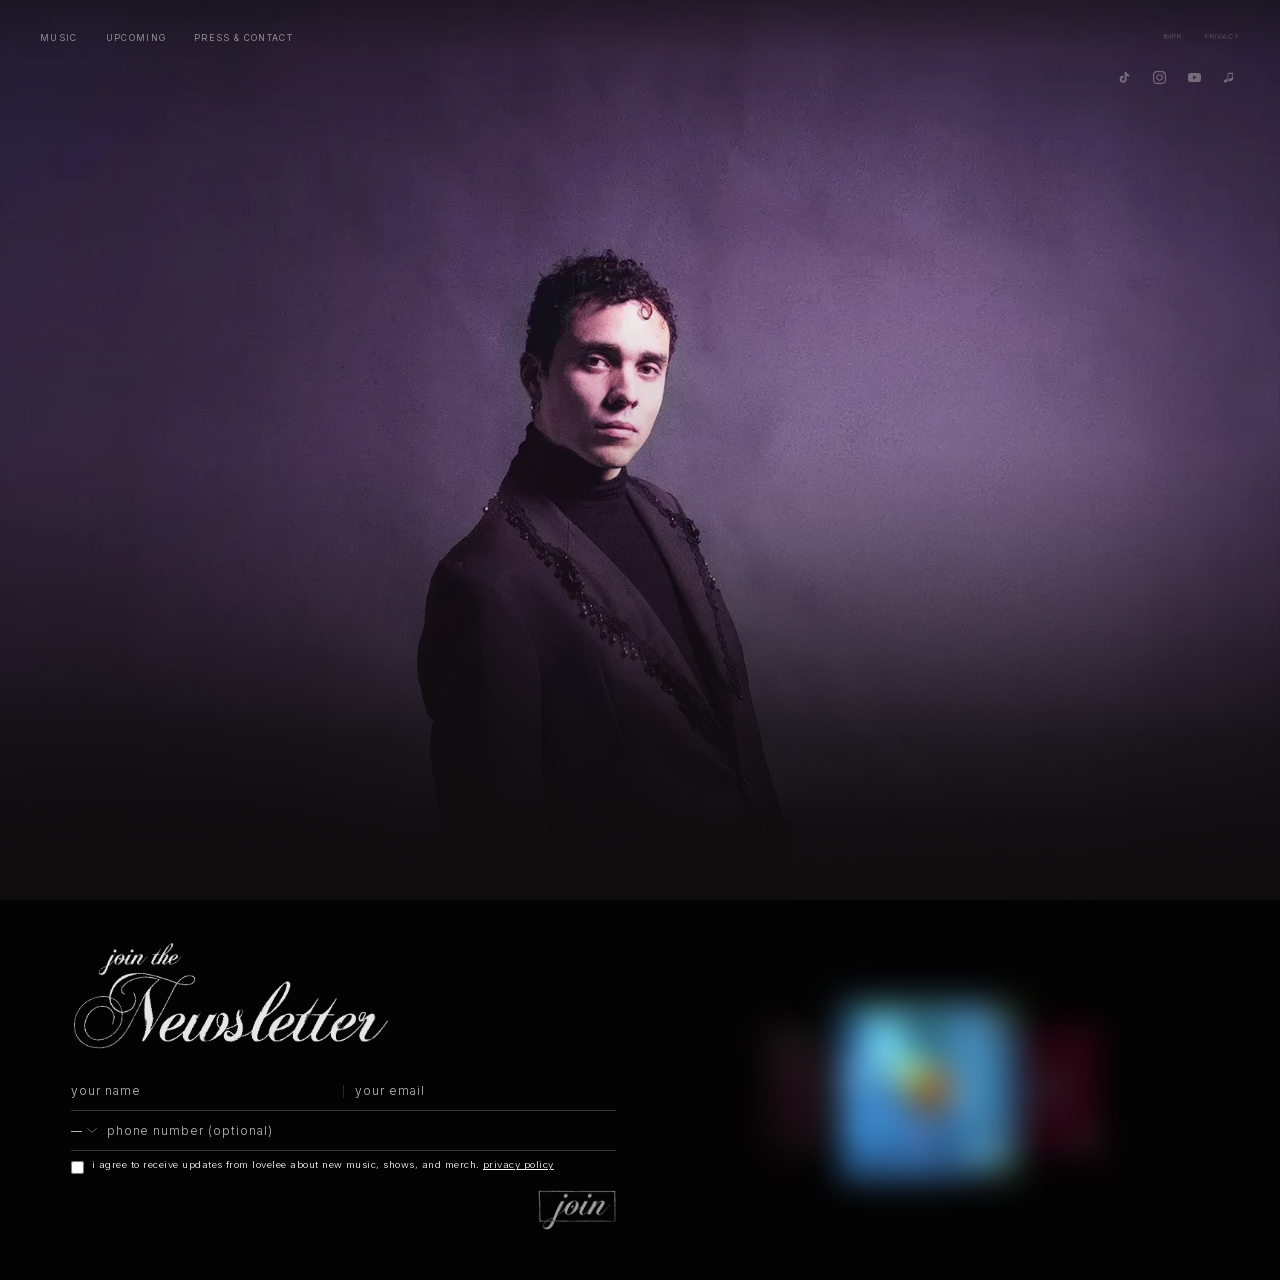
<file: index.html>
<!DOCTYPE html>
<html lang="en">
<head>
  <meta charset="UTF-8">
  <meta name="viewport" content="width=device-width, initial-scale=1.0, viewport-fit=cover">
  <meta name="theme-color" content="#0e0c0d">
  <title>lovelee</title>
  <link rel="stylesheet" href="fonts.css">
  <link rel="preload" as="image" href="VioletCover1.webp">
  <style>
    *, *::before, *::after { box-sizing: border-box; margin: 0; padding: 0; }

    :root {
      --ink: #0e0c0d;
      --cream: #f5f0ea;
      --muted: rgba(245,240,234,0.45);
    }

    html { scroll-behavior: smooth; }

    #splash {
      position: fixed;
      inset: 0;
      z-index: 9999;
      background: #ffffff;
      display: flex;
      align-items: center;
      justify-content: center;
      transition: opacity 0.7s ease;
    }
    #splash.fade-out {
      opacity: 0;
      pointer-events: none;
    }
    #splash-canvas { display: none; }
    #splash-video-src {
      width: 100%;
      max-width: 480px;
      object-fit: contain;
      background: transparent;
    }
    @media (max-width: 600px) {
      #splash-video-src { max-width: 320px; }
    }

    html { background: var(--ink); overscroll-behavior: none; }

    body {
      background: var(--ink);
      color: var(--cream);
      font-family: 'Inter', sans-serif;
      font-weight: 300;
      letter-spacing: 0.03em;
      padding-bottom: env(safe-area-inset-bottom);
      overscroll-behavior: none;
    }

    /* Sections overlay the fixed hero photo */
    #music, #tour, #epk, #press-contact-desktop { background: transparent; }
    #contact {
      position: relative;
      background: transparent;
      padding-top: 20px;
    }

    .footer   { display: none; }

    .cursor { display: none !important; }

    #canvas {
      position: fixed;
      inset: 0;
      pointer-events: none;
      z-index: 50;
      opacity: 0;
      transition: opacity 2s ease;
    }
    #canvas.idle {
      opacity: 1;
      pointer-events: none;
    }

    #vignette {
      position: fixed;
      inset: 0;
      z-index: 49;
      pointer-events: none;
      background: linear-gradient(
        to bottom,
        rgba(14,12,13,0.5) 0%,
        rgba(14,12,13,0.1) 6%,
        transparent 16%
      );
    }

    /* Mask so scrolling content disappears under the nav cleanly */
    #newsletter-section {
      position: relative;
      z-index: 2;
      padding: 20px 52px 24px;
      display: flex;
      align-items: flex-start;
      background: rgba(0,0,0,0.75);
      backdrop-filter: blur(4px);
      -webkit-backdrop-filter: blur(4px);
      transform: translateZ(0);
      margin-left: -1px;
      padding-left: 53px;
    }
    #newsletter-music-col {
      display: none;
    }
    @media (min-width: 900px) {
      #newsletter-section {
        display: grid;
        grid-template-columns: 1fr 1fr;
        gap: 48px;
        align-items: center;
        padding: 40px 72px;
      }
      #newsletter-music-col {
        display: flex;
        flex-direction: column;
        align-items: center;
        justify-content: center;
        opacity: 0;
        transform: translateY(20px);
        transition: opacity 0.7s ease, transform 0.7s ease;
      }
      #newsletter-music-col.visible {
        opacity: 1;
        transform: translateY(0);
      }
      .nl-music-carousel {
        display: flex;
        flex-direction: column;
        align-items: center;
        gap: 20px;
      }
      .nl-mc-stage {
        width: min(180px, 14vw); height: min(180px, 14vw);
        position: relative;
        perspective: 700px;
        cursor: grab;
        user-select: none;
        overflow: visible;
        touch-action: pan-y;
      }
      .nl-mc-stage:active { cursor: grabbing; }
      .nl-mc-track {
        position: absolute;
        top: 0; left: 50%;
        display: flex; flex-direction: column; align-items: center;
        width: min(180px, 14vw);
        margin-left: calc(min(180px, 14vw) / -2);
        transform-origin: center center;
        transition: transform 0.45s cubic-bezier(0.22,1,0.36,1), opacity 0.45s ease, filter 0.45s ease;
        pointer-events: auto;
        will-change: transform, opacity;
      }
      .nl-mc-track.active { pointer-events: auto; z-index: 10; opacity: 1 !important; filter: none !important; }
      .nl-mc-cover {
        width: min(180px, 14vw); height: min(180px, 14vw);
        overflow: hidden; cursor: pointer; position: relative;
        box-shadow: 0 16px 48px rgba(0,0,0,0.65);
      }
      .nl-mc-cover img { width: 100%; height: 100%; object-fit: cover; object-position: center; display: block; }
      .nl-mc-cover--storm img { transform: scale(1.3); }
      .nl-mc-title-area {
        min-height: 60px;
        display: flex; align-items: center; justify-content: center;
        position: relative;
      }
      .nl-mc-title-img {
        height: min(90px, 7vw); width: auto; max-width: 300px;
        display: block; position: absolute;
        opacity: 0; transition: opacity 0.35s ease; pointer-events: none;
      }
      .nl-mc-title-img.visible { opacity: 0.9; }
    }
    #scroll-content {
      position: relative;
      z-index: 5;
      padding-top: 0;
    }

    /* SECTION PANELS */
    .section-panel {
      position: fixed;
      inset: 0;
      z-index: 50;
      background: rgba(14,12,13,0.35);
      backdrop-filter: blur(24px);
      -webkit-backdrop-filter: blur(24px);
      display: flex;
      flex-direction: column;
      align-items: center;
      justify-content: center;
      padding: 80px 52px 52px;
      overflow-x: hidden;
      overflow-y: auto;
      overscroll-behavior: contain;
      -webkit-overflow-scrolling: touch;
      opacity: 0;
      pointer-events: none;
      transition: opacity 0.4s ease;
      user-select: none;
      -webkit-user-select: none;
      }
    .section-panel.open {
      opacity: 1;
      pointer-events: auto;
    }
    #panel-tour {
      justify-content: center;
      padding-top: 80px;
      padding-bottom: 60px;
      overflow-y: auto;
      overscroll-behavior: contain;
      gap: 0;
      align-items: center;
    }
    #tour-upcoming-section {
      flex-shrink: 0;
      width: 100%;
      max-width: 680px;
      padding: 0 32px;
      opacity: 0;
      transition: opacity 0.4s ease;
    }
    #tour-upcoming-section.visible {
      opacity: 1;
    }
    #tour-past-section {
      width: 100%;
      max-width: 680px;
      padding: 0 32px 0;
      opacity: 0;
      transition: opacity 0.4s ease;
    }
    #tour-past-section.visible {
      opacity: 1;
    }
    /* Poster layout — single upcoming show */
    .tour-featured-row {
      display: flex;
      flex-direction: column;
      align-items: center;
      text-align: center;
      padding: 80px 0 36px;
    }
    .tour-featured-date {
      display: flex;
      flex-direction: column;
      align-items: center;
      margin-bottom: 20px;
    }
    .tour-featured-month {
      font-family: 'Inter', sans-serif;
      font-size: 0.44rem;
      letter-spacing: 0.4em;
      color: rgba(245,240,234,0.35);
      text-transform: uppercase;
      margin-bottom: 4px;
    }
    .tour-featured-day {
      font-family: 'Cinzel', serif;
      font-size: 5.5rem;
      font-weight: 300;
      color: var(--cream);
      line-height: 0.9;
      letter-spacing: -0.02em;
    }
    .tour-featured-info {
      display: flex;
      flex-direction: column;
      align-items: center;
      gap: 8px;
    }
    .tour-featured-venue {
      font-family: 'Inter', sans-serif;
      font-size: 1.05rem;
      font-weight: 200;
      letter-spacing: 0.18em;
      color: var(--cream);
      text-transform: uppercase;
    }
    .tour-featured-venue-img {
      max-width: 260px;
      width: 100%;
      height: auto;
      display: block;
      margin: 0 auto;
      opacity: 0.92;
    }
    .tour-featured-city {
      font-family: 'Inter', sans-serif;
      font-size: 0.48rem;
      letter-spacing: 0.25em;
      color: var(--cream);
      text-transform: uppercase;
    }
    .tour-featured-ticket {
      margin-top: 24px;
      font-family: 'Inter', sans-serif;
      font-size: 0.62rem;
      letter-spacing: 0.3em;
      text-transform: uppercase;
      color: rgba(210,185,100,0.8);
      background: none;
      border: none;
      border-bottom: 1px solid rgba(210,185,100,0.3);
      padding: 0 0 2px;
      cursor: pointer;
      transition: color 0.2s, border-color 0.2s, text-shadow 0.2s;
      white-space: nowrap;
      text-decoration: none;
      display: inline-block;
    }
    .tour-featured-ticket:hover { color: rgba(255,240,160,1); border-color: rgba(210,185,100,0.7); text-shadow: 0 0 6px rgba(255,230,80,0.3); }

    /* Editorial layout — multiple upcoming shows */
    .tour-editorial-row {
      display: grid;
      grid-template-columns: 48px 1fr auto;
      column-gap: 20px;
      align-items: center;
      padding: 22px 0;
      border-bottom: 1px solid rgba(245,240,234,0.07);
    }
    .tour-editorial-row:first-child { border-top: 1px solid rgba(245,240,234,0.07); }
    .tour-editorial-date {
      display: flex;
      flex-direction: column;
      align-items: center;
    }
    .tour-editorial-month {
      font-family: 'Inter', sans-serif;
      font-size: 0.4rem;
      letter-spacing: 0.25em;
      color: rgba(245,240,234,0.35);
      text-transform: uppercase;
      line-height: 1;
    }
    .tour-editorial-day {
      font-family: 'Cinzel', serif;
      font-size: 1.6rem;
      font-weight: 300;
      color: var(--cream);
      line-height: 1;
      margin-top: 2px;
    }
    .tour-editorial-info { display: flex; flex-direction: column; gap: 5px; }
    .tour-editorial-venue {
      font-family: 'Cinzel', serif;
      font-size: 1.15rem;
      font-weight: 400;
      letter-spacing: 0.05em;
      color: var(--cream);
      line-height: 1.15;
    }
    .tour-editorial-city {
      font-family: 'Inter', sans-serif;
      font-size: 0.46rem;
      letter-spacing: 0.2em;
      color: rgba(245,240,234,0.38);
      text-transform: uppercase;
    }
    .tour-editorial-ticket {
      font-family: 'Inter', sans-serif;
      font-size: 0.42rem;
      letter-spacing: 0.28em;
      text-transform: uppercase;
      color: rgba(210,185,100,0.75);
      background: none;
      border: none;
      border-bottom: 1px solid rgba(210,185,100,0.28);
      padding: 0 0 2px;
      cursor: pointer;
      transition: color 0.2s, border-color 0.2s, text-shadow 0.2s;
      white-space: nowrap;
      text-decoration: none;
      display: inline-block;
    }
    .tour-editorial-ticket:hover { color: rgba(255,240,160,1); border-color: rgba(210,185,100,0.7); text-shadow: 0 0 6px rgba(255,230,80,0.3); }
    .tour-no-upcoming {
      font-family: 'Inter', sans-serif;
      font-size: 0.52rem;
      letter-spacing: 0.2em;
      text-transform: uppercase;
      color: rgba(245,240,234,0.3);
      padding: 40px 0;
      text-align: center;
    }
    .panel-close {
      position: absolute;
      top: 28px; right: 36px;
      background: none; border: none;
      color: var(--cream); opacity: 0.45;
      font-size: 1rem; cursor: pointer;
      transition: opacity 0.2s;
    }
    .panel-close:hover { opacity: 1; }
    .panel-close-below {
      margin-top: 32px;
      background: none; border: none;
      color: var(--cream); opacity: 0.3;
      font-family: 'Inter', sans-serif;
      font-size: 0.5rem; letter-spacing: 0.2em;
      text-transform: uppercase; cursor: pointer;
      transition: opacity 0.2s;
    }
    .panel-close-below:hover { opacity: 0.8; }

    /* NAV */
    nav {
      position: fixed;
      top: 0; left: 0; right: 0;
      z-index: 100;
      display: flex;
      align-items: flex-start;
      justify-content: space-between;
      padding: 22px 40px;
      transition: opacity 0.2s ease;
    }

    .nav-left {
      list-style: none;
      display: flex;
      flex-direction: column;
      gap: 10px;
      align-items: flex-start;
    }
    .nav-left-links {
      display: flex;
      flex-direction: row;
      gap: 28px;
      align-items: center;
    }

    .nav-left a {
      font-family: 'Inter', sans-serif;
      font-size: 0.55rem; font-weight: 400;
      letter-spacing: 0.15em; text-transform: uppercase;
      color: var(--cream); text-decoration: none;
      opacity: 0.55; transition: opacity 0.2s;
      padding: 10px 0;
    }
    .nav-left a:hover { opacity: 1; }

    .nav-socials {
      display: flex;
      align-items: center;
      gap: 14px;
    }
    .nav-socials a, .nav-socials .music-icon-btn {
      opacity: 0.35;
      transition: opacity 0.2s;
      display: flex;
      align-items: center;
      background: none;
      border: none;
      cursor: pointer;
      padding: 10px 4px;
    }
    .nav-socials a:hover, .nav-socials .music-icon-btn:hover { opacity: 0.8; }
    .nav-socials svg {
      width: 13px;
      height: 13px;
      fill: var(--cream);
    }
    .nav-right {
      display: flex;
      flex-direction: column;
      align-items: flex-end;
      gap: 10px;
    }
    .nav-right-links {
      display: flex;
      flex-direction: row;
      gap: 20px;
    }
    .nav-util-btn {
      font-family: 'Inter', sans-serif;
      font-size: 0.45rem; font-weight: 300;
      letter-spacing: 0.12em; text-transform: uppercase;
      color: var(--cream); text-decoration: none;
      opacity: 0.28; transition: opacity 0.2s;
      background: none; border: none; cursor: pointer; padding: 10px 0;
    }
    .nav-util-btn:hover { opacity: 0.65; }

    /* merch link stands out slightly */


    /* HERO */
    #home {
      position: relative;
      /* height set by JS on first paint to lock against Instagram browser resize */
      height: 100svh; min-height: 600px;
      z-index: 2;
      display: flex;
      flex-direction: column;
      justify-content: flex-end;
      align-items: stretch;
      padding: 0;
      background: transparent;
    }
    #home > * { max-width: none; width: auto; }
    .hero-photo {
      position: fixed; inset: 0;
      background-size: cover;
      background-position: center 15%;
      z-index: 0;
      will-change: filter;
      transition: filter 0.2s linear;
    }
    @keyframes chevronBob {
      0%, 100% { transform: translateX(-50%) translateY(0); }
      50%       { transform: translateX(-50%) translateY(6px); }
    }

    #scroll-chevron {
      display: none;
    }
    @media (max-width: 699px) {
      #scroll-chevron {
        display: block;
        position: fixed;
        bottom: calc(28px + env(safe-area-inset-bottom));
        left: 50%;
        transform: translateX(-50%);
        z-index: 5;
        animation: chevronBob 2s ease-in-out infinite;
        pointer-events: none;
      }
    }

    /* iOS: lvh = large viewport (toolbar hidden). Slightly overflows when toolbar visible, never gaps. */
    @supports (-webkit-touch-callout: none) {
      .hero-photo { bottom: auto; height: 100lvh; }
    }
    .hero-photo::after {
      content: '';
      position: absolute; inset: 0;
      background: linear-gradient(
        to bottom,
        rgba(14,12,13,0.0)  0%,
        rgba(14,12,13,0.0)  30%,
        rgba(14,12,13,0.15) 50%,
        rgba(14,12,13,0.55) 68%,
        rgba(14,12,13,0.85) 82%,
        rgba(14,12,13,0.97) 92%,
        rgba(14,12,13,1.0)  100%
      );
    }
    .hero-content {
      position: fixed;
      bottom: 64px; left: 52px;
      z-index: 3;
      opacity: 0; transform: translateY(24px);
      animation: fadeUp 1.2s ease forwards 0.5s;
      pointer-events: none;
    }
    .hero-name {
      font-family: 'Inter', sans-serif;
      text-transform: uppercase;
      font-size: clamp(5rem, 13vw, 12rem);
      font-weight: 300; font-style: italic;
      line-height: 0.88; letter-spacing: -0.02em;
      color: var(--cream);
    }
    .hero-tag {
      font-size: 0.6rem; letter-spacing: 0.26em;
      text-transform: uppercase; color: var(--muted);
      margin-top: 20px; margin-bottom: 36px;
    }
    .hero-links { display: flex; gap: 28px; flex-wrap: wrap; }
    .hero-links a {
      font-size: 0.58rem; letter-spacing: 0.2em;
      text-transform: uppercase; color: var(--cream);
      text-decoration: none; opacity: 0.45;
      border-bottom: 1px solid rgba(245,240,234,0.25);
      padding-bottom: 3px; transition: opacity 0.2s, border-color 0.2s;
    }
    .hero-links a:hover { opacity: 1; border-color: var(--cream); }


    @keyframes fadeUp { to { opacity: 1; transform: translateY(0); } }

    section { position: relative; z-index: 2; padding: 48px 52px; transition: background 0.3s; display: flex; flex-direction: column; align-items: flex-start; }
    section > * { width: 100%; max-width: 960px; }
    #tour { padding-top: 40px; padding-bottom: 40px; }
    #epk  { padding-top: 40px; padding-bottom: 16px; }
    #contact { padding-top: 16px; padding-bottom: 48px; }

    .section-label {
      font-family: 'Inter', sans-serif; font-weight: 300;
      font-size: 0.55rem; letter-spacing: 0.25em;
      text-transform: uppercase; color: var(--cream); margin-bottom: 40px;
      line-height: 1; text-align: left; opacity: 0.5;
    }
    .release-caption {
      display: none;
    }


    .section-inner { max-width: 1100px; margin: 0 auto; }
    /* ── Music carousel ─────────────────────────────────────────────────────── */
    /* ── Cover Flow carousel ───────────────────────────────────────────────── */
    .music-carousel {
      display: flex;
      flex-direction: column;
      align-items: center;
      gap: 20px;
      width: fit-content;
      opacity: 0;
      transition: opacity 0.4s ease;
    }
    .music-carousel.visible { opacity: 1; }
    .mc-stage {
      width: min(52vw, 280px);
      height: min(52vw, 280px);
      position: relative;
      perspective: 900px;
      cursor: grab;
      user-select: none;
      overflow: visible;
      touch-action: pan-y;
    }
    .mc-stage:active { cursor: grabbing; }
    .mc-track {
      position: absolute;
      top: 0; left: 50%;
      display: flex;
      flex-direction: column;
      align-items: center;
      width: min(52vw, 280px);
      margin-left: calc(min(52vw, 280px) / -2);
      transform-origin: center center;
      transition: transform 0.5s cubic-bezier(0.22,1,0.36,1), opacity 0.5s ease, filter 0.5s ease;
      pointer-events: auto;
      will-change: transform, opacity;
    }
    .mc-track.active { pointer-events: auto; z-index: 10; opacity: 1 !important; filter: none !important; }

    .mc-cover {
      width: min(52vw, 280px);
      height: min(52vw, 280px);
      overflow: hidden;
      cursor: pointer;
      position: relative;
      box-shadow: 0 20px 60px rgba(0,0,0,0.6);
    }
    .mc-cover img {
      width: 100%; height: 100%;
      object-fit: cover; object-position: center;
      display: block;
    }
    .mc-cover--storm img { transform: scale(1.3); }

    #mc-glow {
      position: absolute;
      inset: 0;
      pointer-events: none;
      transition: background 0.6s ease;
      z-index: 0;
    }

    .mc-title-area {
      min-height: 80px;
      display: flex;
      align-items: center;
      justify-content: center;
      position: relative;
      margin-top: 32px;
    }
    .mc-title-img {
      height: 160px;
      width: auto;
      max-width: 80vw;
      display: block;
      position: absolute;
      opacity: 0;
      transition: opacity 0.35s ease;
      pointer-events: none;
    }
    .mc-title-img.visible { opacity: 0.9; }

    .mc-nav { display: flex; align-items: center; justify-content: center; }
    .mc-dots { display: flex; gap: 8px; align-items: center; margin-top: 24px; }
    .mc-dot {
      width: 5px; height: 5px; border-radius: 50%;
      background: var(--cream); opacity: 0.2;
      transition: opacity 0.3s, transform 0.3s;
    }
    .mc-dot.active { opacity: 0.9; transform: scale(1.4); }
    .vinyl-icon { width: 56px; opacity: 0.15; }

.tour-divider {
      width: 100%;
      max-width: 760px;
      height: 1px;
      background: rgba(245,240,234,0.07);
      margin: 10px 20px 10px;
      box-sizing: border-box;
      flex-shrink: 0;
    }
    .tour-section-label-wrap {
      width: 100%;
      max-width: 760px;
      padding: 0 20px;
      box-sizing: border-box;
    }
    .tour-section-label {
      display: block;
      font-family: 'Inter', sans-serif;
      font-size: 0.46rem;
      letter-spacing: 0.3em;
      text-transform: uppercase;
      color: rgba(245,240,234,0.55);
      padding-bottom: 8px;
    }
    .tour-section-label-img {
      display: block;
      max-width: 380px;
      width: auto;
      height: auto;
      opacity: 0.92;
      margin-top: -10px;
      margin-bottom: -52px;
      margin-left: -80px;
      align-self: flex-start;
    }
    .tour-year-header {
      font-family: 'Inter', sans-serif;
      font-size: 0.38rem;
      letter-spacing: 0.4em;
      color: rgba(245,240,234,0.2);
      text-transform: uppercase;
      padding: 14px 0 4px;
      display: block;
    }
    .tour-empty {
      font-family: 'Inter', sans-serif;
      text-transform: uppercase;
      font-style: italic; font-size: 1.1rem; color: var(--muted);
    }
    .tour-list { display: flex; flex-direction: column; width: 100%; }
    .tour-row {
      display: grid;
      grid-template-columns: 52px 1fr auto auto;
      align-items: center;
      padding: 5px 0;
      gap: 14px;
      transition: opacity 0.15s;
      cursor: pointer;
    }
    .tour-row:not(.past) { border-left: 2px solid rgba(196,180,232,0.5); padding-left: 10px; }
    .tour-row:not(.past) .tour-city, .tour-row:not(.past) .tour-date { color: var(--cream); }
    .tour-row:not(.past):hover { opacity: 0.75; }
    .tour-row.past {
      opacity: 0.55;
      cursor: default;
    }
    .tour-row.past:hover { opacity: 0.55; }
    .tour-date {
      font-family: 'Inter', sans-serif;
      font-size: 0.52rem;
      letter-spacing: 0.08em;
      color: var(--muted);
      text-transform: uppercase;
      white-space: nowrap;
    }
    .tour-venue {
      font-family: 'Inter', sans-serif;
      font-weight: 300;
      font-size: 0.78rem;
      letter-spacing: 0.06em;
      color: var(--cream);
      white-space: nowrap;
      overflow: hidden;
      text-overflow: ellipsis;
    }
    .tour-city {
      font-family: 'Inter', sans-serif;
      font-size: 0.5rem;
      letter-spacing: 0.1em;
      color: var(--muted);
      text-transform: uppercase;
      white-space: nowrap;
    }
    .ticket-btn {
      font-family: 'Inter', sans-serif;
      font-size: 0.48rem;
      letter-spacing: 0.2em;
      text-transform: uppercase;
      color: rgba(210,185,100,0.75);
      background: transparent;
      border: none;
      border-bottom: 1px solid rgba(210,185,100,0.3);
      padding: 0 0 2px;
      cursor: pointer;
      transition: color 0.25s, border-color 0.25s, text-shadow 0.25s;
      white-space: nowrap;
    }
    .ticket-btn:hover { color: rgba(255,240,160,1); border-color: rgba(210,185,100,0.7); text-shadow: 0 0 6px rgba(255,230,80,0.3); }
    .ticket-btn.sold-out {
      color: rgba(245,240,234,0.25);
      border-color: rgba(245,240,234,0.08);
      cursor: default;
      pointer-events: none;
      text-decoration: line-through;
    }
    .ticket-btn.free-label {
      color: rgba(168,200,160,0.7);
      border-color: rgba(168,200,160,0.2);
      cursor: default;
      pointer-events: none;
    }
    .tour-loading {
      font-family: 'Inter', sans-serif;
      font-size: 0.58rem;
      letter-spacing: 0.18em;
      text-transform: uppercase;
      color: rgba(245,240,234,0.2);
      padding: 24px 16px;
      text-align: center;
    }

    .epk-wrap {
      width: 100%; max-width: 800px; margin-top: 8px;
    }
    .epk-block h3 {
      font-family: 'Inter', sans-serif;
      text-transform: uppercase;
      font-weight: 300; font-style: italic;
      font-size: 1.6rem; margin-bottom: 20px; color: var(--cream);
    }
    .epk-block p {
      font-size: 0.68rem; line-height: 2;
      color: rgba(245,240,234,0.5); letter-spacing: 0.04em;
    }
    .epk-links { display: flex; flex-direction: column; width: 100%; margin-top: 4px; }

    /* Stagger entrance for each link */
    .epk-links .epk-link {
      opacity: 0;
      transform: translateY(12px);
      transition: opacity 0.55s ease, transform 0.55s ease,
                  background-size 0.5s cubic-bezier(0.4,0,0.2,1),
                  color 0.25s, letter-spacing 0.3s;
    }
    .epk-links.visible .epk-link:nth-child(1) { transition-delay: 0s; }
    .epk-links.visible .epk-link:nth-child(2) { transition-delay: 0.07s; }
    .epk-links.visible .epk-link:nth-child(3) { transition-delay: 0.14s; }
    .epk-links.visible .epk-link:nth-child(4) { transition-delay: 0.21s; }
    .epk-links.visible .epk-link:nth-child(5) { transition-delay: 0.28s; }
    .epk-links.visible .epk-link {
      opacity: 0.38;
      transform: translateY(0);
    }

    .epk-link {
      font-family: 'Inter', sans-serif;
      font-size: 0.65rem; letter-spacing: 0.18em;
      text-transform: lowercase; color: var(--cream);
      text-decoration: none;
      display: block; text-align: center; width: 100%;
      padding: 22px 0;
      position: relative;
      /* Animated underline drawn from center */
      background-image: linear-gradient(to right, #9b8bbf, #9b8bbf);
      background-size: 0% 1px;
      background-position: center calc(100% - 1px);
      background-repeat: no-repeat;
      background-color: transparent;
    }
    .epk-link:hover {
      opacity: 1;
      color: var(--cream);
      background-size: 88% 1px;
      background-color: transparent;
      letter-spacing: 0.22em;
    }
    /* Victorian ornamental divider after each link */
    /* Diamond divider after each link */
    .epk-links .epk-link::after {
      content: '';
      position: absolute;
      bottom: 0; left: 0; right: 0;
      height: 10px;
      transform: translateY(50%);
      z-index: 1;
      pointer-events: none;
      background-image: url("data:image/svg+xml,%3Csvg xmlns='http://www.w3.org/2000/svg' viewBox='0 0 600 10'%3E%3Cline x1='0' y1='5' x2='292' y2='5' stroke='rgba(245,240,234,0.1)' stroke-width='0.5'/%3E%3Cpath d='M300,1.5 L304,5 L300,8.5 L296,5Z' fill='rgba(245,240,234,0.22)'/%3E%3Cline x1='308' y1='5' x2='600' y2='5' stroke='rgba(245,240,234,0.1)' stroke-width='0.5'/%3E%3C/svg%3E");
      background-repeat: no-repeat;
      background-size: 100% 100%;
    }
    /* Diamond divider before first link */
    .epk-links .epk-link:first-child::before {
      content: '';
      position: absolute;
      top: 0; left: 0; right: 0;
      height: 10px;
      transform: translateY(-50%);
      z-index: 1;
      pointer-events: none;
      background-image: url("data:image/svg+xml,%3Csvg xmlns='http://www.w3.org/2000/svg' viewBox='0 0 600 10'%3E%3Cline x1='0' y1='5' x2='292' y2='5' stroke='rgba(245,240,234,0.1)' stroke-width='0.5'/%3E%3Cpath d='M300,1.5 L304,5 L300,8.5 L296,5Z' fill='rgba(245,240,234,0.22)'/%3E%3Cline x1='308' y1='5' x2='600' y2='5' stroke='rgba(245,240,234,0.1)' stroke-width='0.5'/%3E%3C/svg%3E");
      background-repeat: no-repeat;
      background-size: 100% 100%;
    }
    button.epk-link {
      background-image: linear-gradient(to right, #9b8bbf, #9b8bbf);
      background-size: 0% 1px;
      background-position: center calc(100% - 1px);
      background-repeat: no-repeat;
      background-color: transparent;
      border: none; cursor: pointer;
      padding: 22px 0; width: 100%;
    }
    button.epk-link:hover {
      background-size: 88% 1px;
      background-color: transparent;
    }



    .footer {
      position: relative; z-index: 2;
      padding: 0 52px 44px;
      font-size: 0.48rem; letter-spacing: 0.16em;
      text-transform: uppercase; color: rgba(245,240,234,0.18);
      background: rgba(0,0,0,0.75);
      backdrop-filter: blur(4px);
      -webkit-backdrop-filter: blur(4px);
    }

    .reveal {
      opacity: 0; transform: translateY(48px);
      transition: opacity 0.9s cubic-bezier(0.22,1,0.36,1), transform 0.9s cubic-bezier(0.22,1,0.36,1);
    }
    .reveal.visible { opacity: 1; transform: translateY(0); }
    .reveal-left {
      opacity: 0; transform: translateX(-60px);
      transition: opacity 0.9s cubic-bezier(0.22,1,0.36,1), transform 0.9s cubic-bezier(0.22,1,0.36,1);
    }
    .reveal-left.visible { opacity: 1; transform: translateX(0); }
    .reveal-right {
      opacity: 0; transform: translateX(60px);
      transition: opacity 0.9s cubic-bezier(0.22,1,0.36,1), transform 0.9s cubic-bezier(0.22,1,0.36,1);
    }
    .reveal-right.visible { opacity: 1; transform: translateX(0); }

    @media (max-width: 600px) {
      /* ── Nav ── */
      nav {
        padding: 18px 20px;
        flex-direction: column;
        align-items: center;
        gap: 14px;
      }
      .nav-left { width: 100%; align-items: center; gap: 0; }
      .nav-left-links { justify-content: center; gap: 24px; }
      .nav-left a { font-size: 0.54rem; letter-spacing: 0.12em; }
      .nav-right { align-items: center; gap: 0; }
      .nav-right-links { display: none; }
      .nav-socials { gap: 18px; }
      .nav-socials svg { width: 15px; height: 15px; }

      /* ── Panels ── */
      .section-panel { padding: 80px 20px 40px; }

      /* ── Music panel ── */
      #panel-music { justify-content: flex-start; padding-top: 260px; }
      .mc-stage { width: min(56vw, 210px); height: min(56vw, 210px); }
      .mc-track { width: min(56vw, 210px); margin-left: calc(min(56vw, 210px) / -2); }
      .mc-cover { width: min(56vw, 210px); height: min(56vw, 210px); }
      .mc-title-img { height: 130px; }
      .mc-title-area { margin-top: 16px; min-height: 60px; }

      /* ── Tour panel ── */
      #tour-upcoming-section { padding: 0 16px; display: flex; flex-direction: column; align-items: center; }
      #tour-past-section { padding: 0 16px; display: flex; flex-direction: column; align-items: center; }
      .tour-featured-row { padding: 40px 0 24px; }
      .tour-featured-day { font-size: 4rem; }
      .tour-featured-venue { font-size: 0.88rem; letter-spacing: 0.12em; }
      .tour-featured-ticket { font-size: 0.52rem; }
      .tour-section-label-img { max-width: 320px; margin-left: 0; margin-bottom: -20px; align-self: center; }
      .tour-row { grid-template-columns: 44px auto; gap: 8px; padding: 6px 0; width: 250px; }
      .tour-city { display: none; }
      .tour-venue { font-size: 0.78rem; }
      .tour-date { font-size: 0.48rem; }

      /* ── Press panel ── */
      .pc-list { gap: 24px; }
      .pc-row-label { font-size: 0.92rem; }
      .pc-sub-link { font-size: 0.8rem; }

      /* ── General ── */
      section { padding-left: 20px; padding-right: 20px; }
      section > * { max-width: 100%; }
      .hero-content { padding-bottom: 48px; }
      .scroll-cue { right: 24px; }
      .footer { padding-left: 24px; padding-right: 24px; }
    }

    /* press-contact row: stacked on mobile */
    .press-contact-row { display: block; }
    .contact-col-label { display: none; }
    .contact-cols { display: contents; }
    /* desktop combined section: hidden on mobile */
    #press-contact-desktop { display: none !important; }

    .mobile-footer-links {
      display: none;
    }
    @media (max-width: 600px) {
      .mobile-footer-links {
        display: flex;
        justify-content: center;
        gap: 32px;
        padding: 20px 20px calc(32px + env(safe-area-inset-bottom));
        background: rgba(0,0,0,0.75);
        backdrop-filter: blur(4px);
        -webkit-backdrop-filter: blur(4px);
      }
    }

    /* ── DESKTOP PANELS: transparent overlay, content floats over hero ──── */
    @media (min-width: 900px) {
      .section-panel {
        display: flex;
        inset: 0;
        width: 100%;
        background: none;
        backdrop-filter: none;
        -webkit-backdrop-filter: none;
        box-shadow: none;
        opacity: 0;           /* hidden until .open — fixes ghost-panel glitch */
        pointer-events: none;
        transition: opacity 0.4s ease;
        padding: 0;
        align-items: stretch;
        justify-content: space-between;
        overflow: hidden;
      }
      .section-panel.open {
        opacity: 1;
        pointer-events: auto;
      }
      /* Tour panel: upcoming left, past right */
      #panel-tour {
        flex-direction: row;
        align-items: stretch;
        padding: 0;
        gap: 0;
        overflow: hidden;
      }
      #tour-upcoming-section {
        position: absolute;
        top: 0;
        left: 12%;
        width: 28%;
        max-width: none;
        padding: 160px 0 60px 24px;
        overflow-y: auto;
        height: 100%;
        box-sizing: border-box;
      }
      #tour-past-section {
        width: auto;
        max-width: none;
        padding: 0 48px 60px 32px;
        margin-left: 0;
        margin-top: 0 !important;
        position: absolute;
        left: 58%;
        right: 0;
        bottom: 40px;
        overflow: visible;
        display: flex;
        flex-direction: column;
        justify-content: flex-end;
        box-sizing: border-box;
      }
      /* Past shows: text shadow for legibility over hero */
      #tour-past-section .tour-row {
        text-shadow: 0 1px 8px rgba(0,0,0,0.6);
        grid-template-columns: 52px 1fr auto 0;
      }
      #tour-past-section .tour-venue,
      #tour-past-section .tour-date,
      #tour-past-section .tour-city {
        text-shadow: 0 1px 10px rgba(0,0,0,0.7);
      }
      #tour-past-section .tour-city { display: block; }
      /* Music panel: appears in the right portion of the viewport */
      #panel-music {
        flex-direction: column;
        align-items: flex-start;
        justify-content: center;
        padding: 60px 0 60px max(72%, calc(63% + 143px));
        margin-left: 0;
      }
      #panel-music .music-carousel { margin: 0; }
      #panel-music .mc-stage,
      #panel-music .mc-track {
        width: 220px !important;
        height: 220px !important;
        margin-left: -110px !important;
      }
      #panel-music .mc-cover {
        width: 220px !important;
        height: 220px !important;
      }
    }

    /* ── DESKTOP LAYOUT (900px+) ─────────────────────────────────────────── */
    @media (min-width: 900px) {

      /* Sections: more horizontal breathing room */
      section { padding: 48px 80px; }
      section > * { max-width: 1100px; }

      /* Section label: left-aligned, feels editorial */
      .section-label {
        text-align: left;
        font-size: clamp(1rem, 1.8vw, 1.4rem);
        letter-spacing: 0.18em;
        margin-bottom: 32px;
      }

      /* MUSIC: handled by the 640px breakpoint above */

      /* TOUR: wider rows, more air */
      .tour-list { max-width: 900px; }
      .tour-row {
        padding: 6px 0;
        gap: 20px;
        grid-template-columns: 60px 1fr auto auto;
      }
      .tour-venue { font-size: 0.95rem; }
      .tour-date { font-size: 0.54rem; }
      .tour-city { font-size: 0.5rem; }

      /* PRESS & CONTACT: desktop combined, mobile rows hidden */
      #press-contact-desktop {
        display: flex !important;
        z-index: 200;
        width: 260px;
        transition: opacity 0.3s ease;
      }
      #press-contact-desktop .pc-row-item {
        opacity: 0;
        transform: translateY(6px);
        transition: opacity 0.35s ease, transform 0.35s ease;
      }
      #press-contact-desktop .pc-row-item.line-in {
        opacity: 1;
        transform: none;
      }
      #press-contact-desktop .pc-row {
        opacity: 1 !important;
        transform: none !important;
        transition: color 0.18s, text-shadow 0.18s;
      }
      #press-contact-desktop .pc-row:hover .pc-row-label {
        color: rgba(255,240,160,1) !important;
        text-shadow: 0 0 6px rgba(255,230,80,0.3) !important;
      }
      .press-contact-row { display: none; }

      .pc-desktop-links {
        flex-direction: row !important;
        border-top: none;
        position: relative;
        padding-top: 12px;
      }
      .pc-desktop-links::before {
        content: '';
        position: absolute;
        top: 0; left: 0; right: 0;
        height: 12px;
        pointer-events: none;
        background-image: url("data:image/svg+xml,%3Csvg xmlns='http://www.w3.org/2000/svg' viewBox='0 0 600 10'%3E%3Cline x1='0' y1='5' x2='292' y2='5' stroke='rgba(245,240,234,0.1)' stroke-width='0.5'/%3E%3Cpath d='M300,1.5 L304,5 L300,8.5 L296,5Z' fill='rgba(245,240,234,0.22)'/%3E%3Cline x1='308' y1='5' x2='600' y2='5' stroke='rgba(245,240,234,0.1)' stroke-width='0.5'/%3E%3C/svg%3E");
        background-repeat: no-repeat;
        background-size: 100% 10px;
      }
      .pc-desktop-links .epk-link {
        flex: 1;
        border-bottom: none !important;
        border-right: none;
        padding: 22px 16px;
        text-align: center;
        position: relative;
      }
      /* Override mobile ::after/::before on desktop links */
      .pc-desktop-links .epk-link::before,
      .pc-desktop-links .epk-link::after { display: none; }
      /* Victorian vertical divider between items */
      .pc-desktop-links .epk-link:not(:last-child)::after {
        display: block;
        content: '';
        position: absolute;
        top: 0; bottom: 0; right: 0;
        width: 12px;
        transform: translateX(50%);
        z-index: 1;
        pointer-events: none;
        background-image: url("data:image/svg+xml,%3Csvg xmlns='http://www.w3.org/2000/svg' viewBox='0 0 10 300'%3E%3Cline x1='5' y1='0' x2='5' y2='142' stroke='rgba(245,240,234,0.1)' stroke-width='0.5'/%3E%3Cpath d='M1.5,150 L5,154 L8.5,150 L5,146Z' fill='rgba(245,240,234,0.22)'/%3E%3Cline x1='5' y1='158' x2='5' y2='300' stroke='rgba(245,240,234,0.1)' stroke-width='0.5'/%3E%3C/svg%3E");
        background-repeat: no-repeat;
        background-size: 100% 100%;
      }

    }

    /* EASTER EGG TOAST */
    #flower-toast {
      position: fixed;
      bottom: 48px;
      left: 50%;
      transform: translateX(-50%) translateY(20px);
      background: var(--cream);
      color: #1a1714;
      font-family: 'Cinzel', serif;
      font-weight: 400;
      font-style: normal;
      font-size: 0.82rem;
      letter-spacing: 0.08em;
      padding: 14px 28px;
      opacity: 0;
      pointer-events: none;
      transition: opacity 0.4s ease, transform 0.4s ease;
      white-space: nowrap;
      z-index: 500;
      border-radius: 2px;
    }
    #flower-toast.show {
      opacity: 1;
      transform: translateX(-50%) translateY(0);
    }

    /* ── VIOLET SCROLL FLOWER ─────────────────────────────────────────────── */
    #violet-float {
      position: fixed;
      right: -175px;
      top: 55vh;
      width: 300px;
      height: 300px;
      transform-origin: 58% 96%;
      transform: rotate(50deg) translateZ(0);
      opacity: 0;
      pointer-events: none;
      z-index: 200;
      user-select: none;
      -webkit-user-select: none;
      transition: transform 0.6s cubic-bezier(0.22,1,0.36,1);
    }

    #violet-float-left {
      position: fixed;
      left: -100px;
      top: 25vh;
      width: 280px;
      height: 280px;
      transform: scaleX(-1) rotate(-20deg) translateZ(0);
      opacity: 0;
      pointer-events: none;
      z-index: 200;
      user-select: none;
      -webkit-user-select: none;
    }

    /* SCROLL PROGRESS BAR */
    #progress-bar { display: none; }

    /* SOCIAL ICONS */
    .social-bar {
      position: fixed;
      top: 68px;
      left: 0; right: 0;
      z-index: 100;
      display: flex;
      align-items: center;
      justify-content: center;
      gap: 24px;
      padding: 8px 0;
      transition: opacity 0.2s ease;
    }

    .social-bar a {
      opacity: 0.35;
      transition: opacity 0.2s;
      display: flex;
      align-items: center;
    }
    .social-bar a:hover { opacity: 0.9; }
    .social-bar svg {
      width: 13px;
      height: 13px;
      fill: var(--cream);
    }

    /* MUSIC STREAMING DROPDOWN */
    #music-backdrop {
      display: none;
      position: fixed;
      inset: 0;
      z-index: 10000;
      background: linear-gradient(225deg, rgba(50,26,78,0.78) 0%, rgba(14,12,13,0.62) 55%, rgba(18,12,32,0.72) 100%);
      backdrop-filter: blur(16px);
      -webkit-backdrop-filter: blur(16px);
      opacity: 0;
      transition: opacity 0.22s ease, background 0.4s ease;
    }
    #music-backdrop.open { opacity: 1; }
    .music-icon-wrap {
      position: relative;
      display: flex;
      align-items: center;
    }
    .music-icon-btn {
      background: none;
      border: none;
      cursor: pointer;
      opacity: 0.35;
      transition: opacity 0.2s;
      display: flex;
      align-items: center;
      padding: 0;
    }
    .music-icon-btn:hover,
    .music-icon-btn.active { opacity: 0.9; }
    .music-icon-btn svg {
      width: 13px;
      height: 13px;
      fill: var(--cream);
    }
    .music-dropdown {
      position: fixed;
      inset: 0;
      display: flex;
      align-items: center;
      justify-content: center;
      z-index: 10001;
      opacity: 0;
      visibility: hidden;
      pointer-events: none;
      transition: opacity 0.2s ease, visibility 0.2s;
    }
    .music-dropdown.open {
      opacity: 1;
      visibility: visible;
      pointer-events: auto;
    }
    .music-dropdown-inner {
      padding: 0 32px;
      width: min(340px, calc(100vw - 48px));
      display: flex;
      flex-direction: column;
    }
    .music-dropdown-top {
      display: flex;
      align-items: center;
      justify-content: space-between;
      margin-bottom: 20px;
    }
    .music-dropdown-close {
      background: none; border: none;
      color: rgba(245,240,234,0.3); font-size: 0.65rem;
      cursor: pointer; padding: 0;
      transition: color 0.2s; line-height: 1;
    }
    .music-dropdown-close:hover { color: rgba(245,240,234,0.8); }
    .music-dropdown-title {
      display: block;
      font-family: 'Inter', sans-serif;
      font-size: 0.42rem;
      font-weight: 300;
      letter-spacing: 0.35em;
      text-transform: uppercase;
      color: rgba(245,240,234,0.35);
      margin: 0;
      padding: 0;
    }
    .music-dropdown a {
      display: flex;
      align-items: center;
      gap: 14px;
      color: rgba(245,240,234,0.75);
      text-decoration: none;
      padding: 13px 16px;
      border-radius: 10px;
      margin-bottom: 6px;
      background: rgba(255,255,255,0.05);
      border: 1px solid rgba(255,255,255,0.07);
      transition: background 0.18s, color 0.18s, border-color 0.18s;
      font-family: 'Inter', sans-serif;
      font-size: 0.78rem;
      letter-spacing: 0.06em;
    }
    .music-dropdown a:last-child { margin-bottom: 0; }
    .music-dropdown a:hover {
      background: rgba(255,255,255,0.12);
      color: #fff;
      border-color: rgba(255,255,255,0.18);
    }
    .music-dropdown a svg {
      width: 22px; height: 22px;
      flex-shrink: 0;
      opacity: 0.85;
    }



    /* CONTACT FORM */
    .newsletter-wrap { max-width: 480px; }
    .newsletter-label {
      font-family: 'Inter', sans-serif;
      font-size: 0.62rem; letter-spacing: 0.2em;
      text-transform: uppercase; color: var(--muted);
      margin-bottom: 16px;
    }
    .newsletter-form { display: flex; gap: 0; }
    .newsletter-input {
      flex: 1;
      background: transparent;
      border: none;
      border-bottom: 1px solid rgba(245,240,234,0.2);
      color: var(--cream);
      font-family: 'Cinzel', serif;
      font-size: 0.9rem;
      padding: 8px 0;
      outline: none;
    }
    .newsletter-input::placeholder { color: var(--muted); }
    .newsletter-input:focus { border-bottom-color: rgba(245,240,234,0.6); }
    .newsletter-btn {
      font-family: 'Inter', sans-serif;
      font-size: 0.62rem; letter-spacing: 0.15em;
      text-transform: uppercase;
      color: var(--muted);
      background: transparent; border: none;
      padding: 8px 0 8px 20px;
      cursor: pointer;
      transition: color 0.2s;
    }
    .newsletter-btn:hover { color: var(--cream); }
    .newsletter-status { font-size: 0.62rem; letter-spacing: 0.1em; color: var(--muted); margin-top: 10px; }

    .contact-form-wrap {
      max-width: 600px;
    }

    .contact-heading {
      font-family: 'Inter', sans-serif;
      text-transform: uppercase;
      font-style: italic;
      font-weight: 300;
      font-size: clamp(2.4rem, 8vw, 3.8rem);
      color: var(--cream);
      margin-bottom: 10px;
      line-height: 1;
    }

    .contact-sub {
      font-size: 0.62rem;
      letter-spacing: 0.12em;
      color: var(--muted);
      margin-bottom: 40px;
    }

    .form-field {
      margin-bottom: 16px;
    }

    .form-field input,
    .form-field textarea {
      width: 100%;
      background: rgba(245,240,234,0.06);
      border: 1px solid rgba(245,240,234,0.12);
      color: var(--cream);
      font-family: 'Cinzel', serif;
      font-weight: 300;
      font-size: 0.72rem;
      letter-spacing: 0.08em;
      padding: 16px 20px;
      outline: none;
      border-radius: 2px;
      transition: border-color 0.2s, background 0.2s;
      -webkit-appearance: none;
    }

    .form-field input::placeholder,
    .form-field textarea::placeholder {
      color: rgba(245,240,234,0.3);
      letter-spacing: 0.1em;
      text-transform: lowercase;
    }

    .form-field input:focus,
    .form-field textarea:focus {
      border-color: rgba(245,240,234,0.35);
      background: rgba(245,240,234,0.09);
    }

    .form-field textarea {
      resize: none;
      line-height: 1.7;
    }

    .form-submit {
      margin-top: 8px;
      background: transparent;
      border: 1px solid #9b7ab5;
      color: #9b7ab5;
      font-family: 'Cinzel', serif;
      font-weight: 300;
      font-size: 0.62rem;
      letter-spacing: 0.26em;
      text-transform: uppercase;
      padding: 14px 40px;
      transition: background 0.2s, border-color 0.2s;
      border-radius: 2px;
    }

    .form-submit:hover {
      background: rgba(245,240,234,0.08);
      border-color: rgba(245,240,234,0.5);
    }

    .form-status {
      margin-top: 16px;
      font-size: 0.6rem;
      letter-spacing: 0.12em;
      color: var(--muted);
      min-height: 1.4em;
    }

    .form-status.success { color: #a8c8a0; }
    .form-status.error   { color: #c8a0a0; }

    .hero-logo {
      width: clamp(140px, 36vw, 320px);
      display: block;
      margin-bottom: 0;
      opacity: 0.75;
      filter: drop-shadow(0 2px 12px rgba(0,0,0,0.3));
    }

    /* CRT GLITCH on nav links */
    @keyframes crt-glitch {
      0%   { transform: translate(0,0) skewX(0); opacity: 0.45; filter: none; }
      15%  { transform: translate(-3px,0) skewX(-3deg); opacity: 1; filter: blur(0.5px); }
      30%  { transform: translate(3px,0) skewX(2deg); opacity: 0.2; filter: none; }
      45%  { transform: translate(-1px,1px); opacity: 0.9; filter: blur(0.3px); }
      60%  { transform: translate(2px,-1px) skewX(-1deg); opacity: 0.3; }
      75%  { transform: translate(0,0); opacity: 1; }
      100% { transform: translate(0,0) skewX(0); opacity: 0.45; filter: none; }
    }

    nav a { display: inline-block; }

    .nav-left a.glitching {
      animation: crt-glitch 0.4s steps(2) forwards;
    }


    .form-check {
      margin: 8px 0 20px;
      display: flex;
      align-items: flex-start;
      gap: 12px;
    }

    .check-label {
      display: flex;
      align-items: center;
      gap: 12px;
    }

    .check-label input[type="checkbox"] {
      width: 14px;
      height: 14px;
      flex-shrink: 0;
      accent-color: var(--cream);
    }

    .check-label span {
      font-size: 0.62rem;
      letter-spacing: 0.1em;
      color: rgba(245,240,234,0.5);
      line-height: 1.6;
    }

    /* CONTACT BUTTONS */
    .contact-buttons-wrap {
      max-width: 480px;
    }
    .contact-btn-row {
      display: flex;
      flex-direction: column;
      gap: 12px;
      margin-top: 32px;
      max-width: 480px;
    }
    .contact-btn-professional {
      display: flex;
      gap: 12px;
    }
    .contact-btn-professional .contact-action-btn {
      flex: 1;
      white-space: nowrap;
    }
    #newsletter-toggle {
      width: 100%;
    }
    .contact-action-btn {
      text-align: center;
      font-family: 'Inter', sans-serif;
      font-size: 0.72rem;
      font-weight: 300;
      letter-spacing: 0.14em;
      text-transform: lowercase;
      color: #9b7ab5;
      background: transparent;
      border: 1px solid #9b7ab5;
      padding: 14px 28px;
      cursor: pointer;
      text-decoration: none;
      display: inline-block;
      transition: border-color 0.3s ease, color 0.3s ease, opacity 0.3s ease;
    }
    .contact-action-btn:hover {
      opacity: 0.7;
    }
    .newsletter-inline {
      margin-top: 24px;
    }
    .newsletter-consent {
      display: flex;
      align-items: flex-start;
      gap: 8px;
      font-size: 0.62rem;
      letter-spacing: 0.05em;
      color: var(--muted);
      margin-top: 10px;
      cursor: pointer;
      width: 100%;
    }
    .newsletter-consent input { margin-top: 2px; flex-shrink: 0; }
    .newsletter-consent a { color: var(--cream); text-decoration: underline; }

    .newsletter-form-inline { display: flex; flex-direction: column; }
    .newsletter-inline-row { display: flex; gap: 0; align-items: center; }
    .newsletter-input-inline {
      font-family: 'Inter', sans-serif;
      font-size: 0.72rem;
      font-weight: 300;
      letter-spacing: 0.08em;
      background: transparent;
      border: none;
      border-bottom: 1px solid rgba(245,240,234,0.35);
      color: var(--cream);
      padding: 10px 0;
      flex: 1;
      outline: none;
    }
    .newsletter-input-inline::placeholder { color: var(--muted); }
    .newsletter-input-inline:focus { border-bottom-color: rgba(245,240,234,0.6); }
    .newsletter-submit-inline {
      font-family: 'Inter', sans-serif;
      font-size: 0.55rem;
      font-weight: 300;
      letter-spacing: 0.2em;
      text-transform: uppercase;
      background: transparent;
      border: none;
      border-bottom: 1px solid rgba(245,240,234,0.22);
      color: var(--cream);
      opacity: 0.45;
      padding: 0 0 3px;
      cursor: pointer;
      transition: opacity 0.2s, border-color 0.2s;
      white-space: nowrap;
      margin-left: 16px;
      align-self: center;
    }
    .newsletter-submit-inline:hover { opacity: 1; border-color: var(--cream); }
    .newsletter-status-inline {
      font-size: 0.62rem;
      letter-spacing: 0.1em;
      color: var(--muted);
      margin-top: 10px;
    }

    /* ── MODERN CONTACT ──────────────────────────────────────────────────── */
    .pc-list {
      display: flex;
      flex-direction: column;
      align-items: stretch;
      gap: 32px;
      width: 100%;
      max-width: 520px;
    }
    .pc-row {
      text-decoration: none;
      background: none;
      border: none;
      cursor: pointer;
      padding: 10px 0;
      width: 100%;
      opacity: 0;
      transform: translateY(12px);
      transition: opacity 0.25s, transform 0.25s;
    }
    .pc-row.visible { opacity: 1; transform: translateY(0); }
    .pc-row.visible:hover { opacity: 0.4; }
    .pc-row-item.visible .pc-row:hover .pc-row-label { color: rgba(255,240,160,1); text-shadow: 0 0 6px rgba(255,230,80,0.3); }
    .pc-row-label {
      font-family: 'Inter', sans-serif;
      font-size: 1.1rem;
      font-weight: 200;
      letter-spacing: 0.08em;
      color: var(--cream);
      line-height: 1;
      display: block;
      text-align: left;
    }
    .pc-row-pair {
      display: flex;
      justify-content: space-between;
      align-items: baseline;
      cursor: default;
    }
    .pc-pair-btn {
      background: none;
      border: none;
      cursor: pointer;
      padding: 0;
      transition: opacity 0.25s;
    }
    .pc-pair-btn:hover { opacity: 0.4; }
    .pc-row-pair .pc-row-label { text-align: left; text-align-last: left; }
    .pc-row-pair .pc-pair-btn:last-child .pc-row-label { text-align: right; text-align-last: right; }
    .pc-row-hint { display: none; }
    .pc-sub {
      overflow: hidden;
      max-height: 0;
      opacity: 0;
      transition: max-height 0.3s ease, opacity 0.25s ease;
      display: flex;
      flex-direction: column;
      gap: 0;
      padding-left: 16px;
    }
    .pc-sub.open {
      max-height: 300px;
      opacity: 1;
      padding-top: 14px;
      padding-bottom: 16px;
    }
    .pc-sub-link {
      font-family: 'Inter', sans-serif;
      font-size: 0.85rem;
      font-weight: 200;
      letter-spacing: 0.06em;
      color: rgba(245,240,234,0.5);
      text-decoration: none;
      display: block;
      transition: color 0.2s;
      padding: 10px 0;
    }
    .pc-sub-link:hover { color: rgba(245,240,234,0.9); }
    .pc-row-item {
      display: flex;
      flex-direction: column;
      gap: 0;
      width: 100%;
      opacity: 0;
      transition: opacity 0.4s ease;
    }
    .pc-row-item.visible { opacity: 1; }
    .pc-row-item .pc-row {
      opacity: 1 !important;
      transition: none;
    }
    .contact-modern {
      display: flex;
      flex-direction: column;
      gap: 48px;
      max-width: 480px;
      width: 100%;
    }
    .newsletter-form-modern {
      display: flex;
      flex-direction: column;
      gap: 0;
    }
    .newsletter-headline {
      font-family: 'Inter', sans-serif;
      font-size: 0.6rem;
      font-weight: 300;
      letter-spacing: 0.22em;
      text-transform: uppercase;
      color: #fff;
      margin-bottom: 20px;
    }
    .newsletter-row-modern {
      display: flex;
      align-items: center;
      border-bottom: 1px solid rgba(255,255,255,0.2);
    }
    .newsletter-input-modern {
      font-family: 'Inter', sans-serif;
      font-size: 0.75rem;
      font-weight: 300;
      letter-spacing: 0.08em;
      background: transparent;
      border: none;
      color: #fff;
      padding: 12px 0;
      flex: 1;
      outline: none;
    }
    .newsletter-input-modern::placeholder { color: rgba(255,255,255,0.75); }
    .newsletter-btn-modern {
      font-family: 'Inter', sans-serif;
      font-size: 0.55rem;
      font-weight: 300;
      letter-spacing: 0.2em;
      text-transform: uppercase;
      background: transparent;
      border: none;
      color: #fff;
      opacity: 0.7;
      cursor: pointer;
      padding: 0;
      transition: opacity 0.2s;
      white-space: nowrap;
    }
    .newsletter-btn-modern:hover { opacity: 1; }
    .newsletter-consent-modern {
      display: flex;
      align-items: flex-start;
      gap: 8px;
      font-size: 0.6rem;
      letter-spacing: 0.05em;
      color: #fff;
      margin-top: 12px;
      cursor: pointer;
    }
    .newsletter-consent-modern input { margin-top: 2px; flex-shrink: 0; }
    .newsletter-consent-modern a { color: #fff; text-decoration: underline; }
    .contact-links-modern {
      display: flex;
      gap: 32px;
    }
    .contact-links-modern a {
      font-family: 'Inter', sans-serif;
      font-size: 0.6rem;
      font-weight: 300;
      letter-spacing: 0.2em;
      text-transform: uppercase;
      color: var(--cream);
      text-decoration: none;
      opacity: 0.45;
      border-bottom: 1px solid rgba(245,240,234,0.25);
      padding-bottom: 3px;
      transition: opacity 0.2s, border-color 0.2s;
    }
    .contact-links-modern a:hover { opacity: 1; border-color: var(--cream); }
  </style>

<link rel="icon" type="image/webp" href="favicon.webp">
<link rel="canonical" href="https://itsloveleee.com/" />
<meta name="description" content="lovelee is a Berlin-based singer-songwriter and guitarist making indie pop and bedroom pop. Stream Tears, Unahana, Romeo, and Demons on Spotify." />
<meta property="og:type" content="website" />
<meta property="og:url" content="https://itsloveleee.com/" />
<meta property="og:title" content="lovelee · indie pop from Berlin" />
<meta property="og:description" content="lovelee is a Berlin-based singer-songwriter and guitarist making indie pop and bedroom pop. Stream Tears, Unahana, Romeo, and Demons on Spotify." />
<meta property="og:image" content="https://itsloveleee.com/VioletCover1.webp" />
</head>
<body>

<div id="splash">
  <video id="splash-video-src" src="logoWhitebackground.mp4" autoplay muted playsinline></video>
  <canvas id="splash-canvas"></canvas>
</div>

<script type="application/ld+json">
{
  "@context": "https://schema.org",
  "@type": "MusicGroup",
  "name": "lovelee",
  "url": "https://itsloveleee.com",
  "image": "https://itsloveleee.com/VioletCover1.webp",
  "description": "lovelee is a Berlin-based singer-songwriter and guitarist making indie pop and bedroom pop. Touring guitarist for Dilla with 150+ concerts and appearances at Hurricane, Southside, and Superbloom festivals.",
  "genre": ["Indie Pop", "Bedroom Pop"],
  "foundingLocation": {
    "@type": "Place",
    "name": "Berlin, Germany"
  },
  "sameAs": [
    "https://open.spotify.com/artist/3mVUB3JWaJtmCq6bCgUmqp",
    "https://www.instagram.com/itsloveleee",
    "https://www.tiktok.com/@itsloveleee"
  ]
}
</script>

<div class="cursor" id="cursor"></div>
<div id="progress-bar"></div>
<canvas id="canvas"></canvas>
<div id="vignette"></div>

<div id="flower-toast">i'm glad you like the flowers!! :D</div>

<nav>
  <ul class="nav-left">
    <li class="nav-left-links">
      <a href="#" onclick="openPanel('panel-music'); return false;">music</a>
      <a href="#" onclick="openPanel('panel-tour'); return false;">upcoming</a>
      <a href="#" onclick="openPanel('panel-press'); return false;">press &amp; contact</a>
    </li>
  </ul>
  <div class="nav-right">
    <div class="nav-right-links">
      <a href="/impressum.html" class="nav-util-btn">impr.</a>
      <a href="/privacy-policy.html" class="nav-util-btn">privacy</a>
    </div>
    <div class="nav-socials">
    <a href="https://www.tiktok.com/@itsloveleee" target="_blank" aria-label="TikTok">
      <svg viewBox="0 0 24 24" xmlns="http://www.w3.org/2000/svg"><path d="M19.59 6.69a4.83 4.83 0 01-3.77-4.25V2h-3.45v13.67a2.89 2.89 0 01-2.88 2.5 2.89 2.89 0 01-2.89-2.89 2.89 2.89 0 012.89-2.89c.28 0 .54.04.79.1V9.01a6.33 6.33 0 00-.79-.05 6.34 6.34 0 00-6.34 6.34 6.34 6.34 0 006.34 6.34 6.34 6.34 0 006.33-6.34V8.69a8.18 8.18 0 004.78 1.52V6.74a4.85 4.85 0 01-1.01-.05z"/></svg>
    </a>
    <a href="https://www.instagram.com/itsloveleee/" target="_blank" aria-label="Instagram">
      <svg viewBox="0 0 24 24" xmlns="http://www.w3.org/2000/svg"><path d="M12 2.163c3.204 0 3.584.012 4.85.07 3.252.148 4.771 1.691 4.919 4.919.058 1.265.069 1.645.069 4.849 0 3.205-.012 3.584-.069 4.849-.149 3.225-1.664 4.771-4.919 4.919-1.266.058-1.644.07-4.85.07-3.204 0-3.584-.012-4.849-.07-3.26-.149-4.771-1.699-4.919-4.92-.058-1.265-.07-1.644-.07-4.849 0-3.204.013-3.583.07-4.849.149-3.227 1.664-4.771 4.919-4.919 1.266-.057 1.645-.069 4.849-.069zm0-2.163c-3.259 0-3.667.014-4.947.072-4.358.2-6.78 2.618-6.98 6.98-.059 1.281-.073 1.689-.073 4.948 0 3.259.014 3.668.072 4.948.2 4.358 2.618 6.78 6.98 6.98 1.281.058 1.689.072 4.948.072 3.259 0 3.668-.014 4.948-.072 4.354-.2 6.782-2.618 6.979-6.98.059-1.28.073-1.689.073-4.948 0-3.259-.014-3.667-.072-4.947-.196-4.354-2.617-6.78-6.979-6.98-1.281-.059-1.69-.073-4.949-.073zm0 5.838c-3.403 0-6.162 2.759-6.162 6.162s2.759 6.163 6.162 6.163 6.162-2.759 6.162-6.163c0-3.403-2.759-6.162-6.162-6.162zm0 10.162c-2.209 0-4-1.79-4-4 0-2.209 1.791-4 4-4s4 1.791 4 4c0 2.21-1.791 4-4 4zm6.406-11.845c-.796 0-1.441.645-1.441 1.44s.645 1.44 1.441 1.44c.795 0 1.439-.645 1.439-1.44s-.644-1.44-1.439-1.44z"/></svg>
    </a>
    <a href="https://youtube.com/@itsloveleee" target="_blank" aria-label="YouTube">
      <svg viewBox="0 0 24 24" xmlns="http://www.w3.org/2000/svg"><path d="M23.498 6.186a3.016 3.016 0 00-2.122-2.136C19.505 3.545 12 3.545 12 3.545s-7.505 0-9.377.505A3.017 3.017 0 00.502 6.186C0 8.07 0 12 0 12s0 3.93.502 5.814a3.016 3.016 0 002.122 2.136c1.871.505 9.376.505 9.376.505s7.505 0 9.377-.505a3.015 3.015 0 002.122-2.136C24 15.93 24 12 24 12s0-3.93-.502-5.814zM9.545 15.568V8.432L15.818 12l-6.273 3.568z"/></svg>
    </a>
    <div class="music-icon-wrap">
      <button class="music-icon-btn" id="music-icon-btn" aria-label="Listen">
        <svg viewBox="0 0 24 24" xmlns="http://www.w3.org/2000/svg"><path d="M8.5 3h10v2.5h-10z M8.5 3h1.5v13.5h-1.5z M17 3h1.5v11.5H17z M9.32 15.62A4.5 2.5 -32 0 1 1.68 20.38A4.5 2.5 -32 0 1 9.32 15.62z M18.32 13.62A4.5 2.5 -32 0 1 10.68 18.38A4.5 2.5 -32 0 1 18.32 13.62z"/></svg>
      </button>
    </div>
    </div>
  </div>
</nav>



<!-- Music backdrop + dropdown live at body level so nav opacity doesn't affect them -->
<div id="music-backdrop" onclick="closeMusicMenu()"></div>
<div class="music-dropdown" id="music-dropdown" onclick="closeMusicMenu()">
  <div class="music-dropdown-inner" onclick="event.stopPropagation()">
    <div class="music-dropdown-top">
      <p class="music-dropdown-title">where to listen</p>
      <button class="music-dropdown-close" onclick="closeMusicMenu()">✕</button>
    </div>
    <a href="https://open.spotify.com/artist/0ulcfO2JDsDuhgfKPGuTVo" target="_blank" rel="noopener">
      <svg viewBox="0 0 24 24" fill="currentColor"><path d="M12 0C5.373 0 0 5.373 0 12s5.373 12 12 12 12-5.373 12-12S18.627 0 12 0zm5.516 17.29c-.217.356-.683.47-1.039.254-2.843-1.737-6.424-2.13-10.642-1.167-.407.093-.813-.16-.906-.567-.093-.407.16-.813.567-.906 4.613-1.054 8.572-.6 11.767 1.347.356.217.47.683.253 1.039zm1.474-3.275c-.273.444-.854.583-1.297.31-3.254-2-8.213-2.58-12.063-1.411-.5.152-1.028-.131-1.18-.63-.152-.5.131-1.028.63-1.18 4.4-1.335 9.87-.689 13.6 1.613.444.273.583.854.31 1.298zm.127-3.407c-3.9-2.316-10.335-2.528-14.062-1.398-.598.182-1.23-.152-1.412-.75-.181-.598.152-1.23.75-1.411 4.285-1.3 11.408-1.049 15.906 1.617.539.32.716 1.016.396 1.554-.319.539-1.016.716-1.554.397l-.024-.009z"/></svg>
      <span>Spotify</span>
    </a>
    <a href="https://music.apple.com/de/artist/lovelee/1862171633?l=en-GB" target="_blank" rel="noopener">
      <svg viewBox="0 0 361 361" fill="currentColor"><path fill-rule="evenodd" clip-rule="evenodd" d="M359.98,99.71c-0.02-3.62-0.06-7.24-0.16-10.86c-0.21-7.89-0.68-15.84-2.08-23.64c-1.42-7.92-3.75-15.29-7.41-22.49c-3.6-7.07-8.3-13.53-13.91-19.14c-5.61-5.61-12.08-10.31-19.15-13.91c-7.19-3.66-14.56-5.98-22.47-7.41c-7.8-1.4-15.76-1.87-23.65-2.08c-3.62-0.1-7.24-0.14-10.86-0.16C255.99,0,251.69,0,247.39,0H112.61c-4.3,0-8.6,0-12.9,0.02c-3.62,0.02-7.24,0.06-10.86,0.16C80.96,0.4,73,0.86,65.2,2.27c-7.92,1.42-15.28,3.75-22.47,7.41c-7.07,3.6-13.54,8.3-19.15,13.91c-5.61,5.61-10.31,12.07-13.91,19.14c-3.66,7.2-5.99,14.57-7.41,22.49c-1.4,7.8-1.87,15.76-2.08,23.64c-0.1,3.62-0.14,7.24-0.16,10.86C0,104.01,0,108.31,0,112.61v134.77c0,4.3,0,8.6,0.02,12.9c0.02,3.62,0.06,7.24,0.16,10.86c0.21,7.89,0.68,15.84,2.08,23.64c1.42,7.92,3.75,15.29,7.41,22.49c3.6,7.07,8.3,13.53,13.91,19.14c5.61,5.61,12.08,10.31,19.15,13.91c7.19,3.66,14.56,5.98,22.47,7.41c7.8,1.4,15.76,1.87,23.65,2.08c3.62,0.1,7.24,0.14,10.86,0.16c4.3,0.03,8.6,0.02,12.9,0.02h134.77c4.3,0,8.6,0,12.9-0.02c3.62-0.02,7.24-0.06,10.86-0.16c7.89-0.21,15.85-0.68,23.65-2.08c7.92-1.42,15.28-3.74,22.47-7.41c7.07-3.6,13.54-8.3,19.15-13.91c5.61-5.61,10.31-12.07,13.91-19.14c3.66-7.2,5.99-14.57,7.41-22.49c1.4-7.8,1.87-15.76,2.08-23.64c0.1-3.62,0.14-7.24,0.16-10.86c0.03-4.3,0.02-8.6,0.02-12.9V112.61C360,108.31,360,104.01,359.98,99.71z M263.54,234.26c0,4.56-0.04,8.7-1,13.26c-0.93,4.43-2.63,8.6-5.24,12.35c-2.61,3.74-5.95,6.81-9.85,9.11c-3.95,2.33-8.08,3.66-12.5,4.55c-8.3,1.67-13.97,2.05-19.31,0.98c-5.14-1.03-9.5-3.4-12.99-6.6c-5.17-4.74-8.39-11.14-9.09-17.82c-0.82-7.84,1.79-16.21,7.67-22.38c2.97-3.11,6.7-5.57,11.68-7.51c5.21-2.02,10.96-3.23,19.8-5.01c2.33-0.47,4.66-0.94,6.99-1.41c3.06-0.62,5.69-1.4,7.81-3.99c2.13-2.61,2.17-5.78,2.17-8.92l0-79.29c0-6.07-2.72-7.72-8.52-6.61c-4.14,0.81-93.09,18.75-93.09,18.75c-5.02,1.21-6.78,2.85-6.78,9.08l0,116.15c0,4.56-0.24,8.7-1.19,13.26c-0.93,4.43-2.63,8.6-5.24,12.35c-2.61,3.74-5.95,6.81-9.85,9.11c-3.95,2.33-8.08,3.72-12.5,4.61c-8.3,1.67-13.97,2.05-19.31,0.98c-5.14-1.03-9.5-3.47-12.99-6.66c-5.17-4.74-8.17-11.14-8.88-17.82c-0.82-7.84,1.57-16.21,7.46-22.38c2.97-3.11,6.7-5.57,11.68-7.51c5.21-2.02,10.96-3.23,19.8-5.01c2.33-0.47,4.66-0.94,6.99-1.41c3.06-0.62,5.69-1.4,7.81-3.99c2.12-2.59,2.37-5.64,2.37-8.76c0-24.6,0-133.92,0-133.92c0-1.8,0.15-3.02,0.24-3.62c0.43-2.82,1.56-5.24,3.6-6.95c1.7-1.42,3.88-2.41,6.67-3l0.04-0.01l107-21.59c0.93-0.19,8.66-1.56,9.53-1.64c5.78-0.5,9.03,3.3,9.03,9.46V234.26z"/></svg>
      <span>Apple Music</span>
    </a>
    <a href="https://music.amazon.de/artists/B0G71DGBZ3/lovelee?marketplaceId=A1PA6795UKMFR9&musicTerritory=DE&ref=dm_sh_AtZxIisAuUN0FgTKWQmjt8RNi" target="_blank" rel="noopener">
      <svg viewBox="0 0 80 48" xmlns="http://www.w3.org/2000/svg" fill="currentColor"><text x="40" y="26" font-family="Arial,Helvetica,sans-serif" font-weight="700" font-size="21" text-anchor="middle">music</text><path d="M11 37 Q38 52 65 37" fill="none" stroke="currentColor" stroke-width="2.8" stroke-linecap="round"/><path d="M61 32 L67 37 L60 40 Z"/></svg>
      <span>Amazon Music</span>
    </a>
    <a href="https://tidal.com/album/495169007" target="_blank" rel="noopener">
      <svg viewBox="0 0 24 24" fill="currentColor"><path d="M7 7.5L9 9.5 7 11.5 5 9.5ZM12 7.5L14 9.5 12 11.5 10 9.5ZM17 7.5L19 9.5 17 11.5 15 9.5ZM12 12.5L14 14.5 12 16.5 10 14.5Z"/></svg>
      <span>Tidal</span>
    </a>
    <a href="https://itslovelee.bandcamp.com/album/storm-chasers" target="_blank" rel="noopener">
      <svg viewBox="0 0 24 24" fill="currentColor"><path d="M0 18.75l7.437-13.5H24l-7.438 13.5z"/></svg>
      <span>Bandcamp</span>
    </a>
    <a href="https://www.deezer.com/us/artist/395937981" target="_blank" rel="noopener">
      <svg viewBox="0 0 24 24" fill="currentColor"><path d="M18.944 16.242h3.463v1.594h-3.463zm0-2.67h3.463v1.594h-3.463zm0-2.67h3.463v1.594h-3.463zm-4.815 5.34h3.463v1.594h-3.463zm0-2.67h3.463v1.594h-3.463zm0-2.67h3.463v1.594h-3.463zm0-2.67h3.463v1.594h-3.463zm-4.816 8.01h3.463v1.594H9.313zm0-2.67h3.463v1.594H9.313zm0-2.67h3.463v1.594H9.313zm0-2.67h3.463v1.594H9.313zm0-2.67h3.463v1.594H9.313zM4.498 16.242h3.463v1.594H4.498zm0-2.67h3.463v1.594H4.498zm-4.498 2.67h3.463v1.594H0z"/></svg>
      <span>Deezer</span>
    </a>
    <a href="https://www.youtube.com/@Itsloveleee/releases" target="_blank" rel="noopener">
      <svg viewBox="0 0 24 24" fill="currentColor"><path d="M23.495 6.205a3.007 3.007 0 00-2.088-2.088c-1.87-.501-9.396-.501-9.396-.501s-7.507-.01-9.396.501A3.007 3.007 0 00.527 6.205a31.247 31.247 0 00-.522 5.805 31.247 31.247 0 00.522 5.783 3.007 3.007 0 002.088 2.088c1.868.502 9.396.502 9.396.502s7.506 0 9.396-.502a3.007 3.007 0 002.088-2.088 31.247 31.247 0 00.5-5.783 31.247 31.247 0 00-.5-5.805zM9.609 15.601V8.408l6.264 3.602z"/></svg>
      <span>YouTube Music</span>
    </a>
  </div>
</div>

<section id="home">
  <div class="hero-photo" id="heroBg"></div>
  <div id="scroll-chevron">
    <svg width="22" height="11" viewBox="0 0 22 11" fill="none" xmlns="http://www.w3.org/2000/svg">
      <polyline points="1,1 11,10 21,1" stroke="rgba(245,240,234,0.5)" stroke-width="1.5" stroke-linecap="round" stroke-linejoin="round"/>
    </svg>
  </div>
</section>

<div id="newsletter-section">
  <form id="newsletter-form-inline" class="newsletter-form-modern">
    <img src="jointhenewsletter.webp?v=1" alt="join the newsletter" style="max-width:320px; width:100%; height:auto; margin-bottom:20px; opacity:0.9;">
    <div class="newsletter-row-modern" style="gap:0;">
      <input type="text" id="newsletter-name-inline" placeholder="your name" class="newsletter-input-modern" style="flex:1; min-width:0;">
      <span style="color:rgba(245,240,234,0.2); font-size:0.7rem; padding: 0 10px; align-self:center;">|</span>
      <input type="email" id="newsletter-email-inline" placeholder="your email" required class="newsletter-input-modern" style="flex:1; min-width:0;">
    </div>
    <div class="newsletter-row-modern" style="gap:0;">
      <div class="country-select-wrap" style="margin-right:6px;">
        <span class="country-select-label" id="country-select-label-inline"><span>—</span><svg width="10" height="5" viewBox="0 0 16 8"><polyline points="1,1 8,7 15,1" fill="none" stroke="rgba(245,240,234,0.45)" stroke-width="1.5" stroke-linecap="round" stroke-linejoin="round"/></svg></span>
        <select id="newsletter-country-inline" class="newsletter-country-select" autocomplete="off"></select>
      </div>
      <input type="tel" id="newsletter-phone-inline" placeholder="phone number (optional)" class="newsletter-input-modern" style="flex:1; min-width:0;" autocomplete="tel">
    </div>
    <div class="newsletter-row-modern" style="border-bottom:none; margin-top:8px;">
      <label class="newsletter-consent-modern" style="margin-top:0;">
        <input type="checkbox" id="newsletter-consent-inline" required>
        <span>i agree to receive updates from lovelee about new music, shows, and merch. <a href="/privacy-policy.html" target="_blank">privacy policy</a></span>
      </label>
    </div>
    <div style="display:flex; justify-content:flex-end; margin-top:16px;">
      <button type="submit" class="newsletter-btn-modern" style="background:none; border:none; padding:0; cursor:pointer;">
        <img src="Join.webp" alt="join" style="height:40px; width:auto; opacity:0.9; display:block;">
      </button>
    </div>
    <p id="newsletter-status-inline" class="newsletter-status-inline"></p>
  </form>

  <div id="newsletter-music-col">
    <div class="nl-music-carousel">
      <div class="nl-mc-stage">
        <div class="nl-mc-track active" data-nlkey="violet">
          <div class="nl-mc-cover" onclick="if(this.closest('.nl-mc-track').classList.contains('active')) openMusicPanelAtSong('violet')">
            <img src="VioletSongCoverPlastic.webp" alt="violet">
          </div>
        </div>
        <div class="nl-mc-track" data-nlkey="feelingyou">
          <div class="nl-mc-cover" onclick="if(this.closest('.nl-mc-track').classList.contains('active')) openMusicPanelAtSong('feelingyou')">
            <img src="FeelingYouCVRWeb.png" alt="feeling you">
          </div>
        </div>
        <div class="nl-mc-track" data-nlkey="stormchasers">
          <div class="nl-mc-cover nl-mc-cover--storm" onclick="if(this.closest('.nl-mc-track').classList.contains('active')) openMusicPanelAtSong('stormchasers')">
            <img src="StormChasersCover.webp" alt="storm chasers">
          </div>
        </div>
      </div>
    </div>
  </div>

</div>
</div>

<main id="scroll-content">

<div id="panel-tour" class="section-panel" onclick="closePanel()">
  <div id="tour-upcoming-section">
  </div>
  <div id="tour-past-section" class="tour-list" style="margin-top:40px">
    <img src="PastShowsText.png" alt="Past Shows" class="tour-section-label-img">
    <div class="tour-row past"><span class="tour-date">Oct 18</span><span class="tour-venue">THF RADIO BERLIN</span><span class="tour-city">Berlin, DE</span><span></span></div>
    <div class="tour-row past"><span class="tour-date">Oct 2</span><span class="tour-venue">KRANSAAL</span><span class="tour-city">Werder, DE</span><span></span></div>
    <div class="tour-row past"><span class="tour-date">Sep 14</span><span class="tour-venue">TRGRS SESSIONS</span><span class="tour-city">Berlin, DE</span><span></span></div>
    <div class="tour-row past"><span class="tour-date">Aug 11</span><span class="tour-venue">NASSAU SESSIONS</span><span class="tour-city">Amsterdam, NL</span><span></span></div>
    <div class="tour-row past"><span class="tour-date">Jun 21</span><span class="tour-venue">FÊTE DE LA MUSIQUE</span><span class="tour-city">Paris, FR</span><span></span></div>
  </div>
</div>

<div id="ticket-toast" style="visibility:hidden;opacity:0" onclick="hideTicketToast()">
  <div class="ticket-toast-inner" onclick="event.stopPropagation()">
    <div class="ticket-toast-top">
      <button class="ticket-toast-close" id="ticket-toast-close">✕</button>
    </div>
    <p class="ticket-toast-title">tickets coming soon</p>
    <p class="ticket-toast-sub">join the newsletter to be the first to know</p>
    <form id="ticket-notify-form" class="ticket-notify-form">
      <div class="ticket-notify-fields">
        <input type="text" id="ticket-notify-name" placeholder="first name" class="ticket-notify-input">
        <input type="email" id="ticket-notify-email" placeholder="email address" required class="ticket-notify-input">
        <div class="newsletter-phone-row">
          <div class="country-select-wrap">
            <span class="country-select-label" id="ticket-country-label"><span>—</span><svg width="10" height="5" viewBox="0 0 16 8"><polyline points="1,1 8,7 15,1" fill="none" stroke="rgba(245,240,234,0.45)" stroke-width="1.5" stroke-linecap="round" stroke-linejoin="round"/></svg></span>
            <select id="ticket-notify-country" class="newsletter-country-select" autocomplete="off"></select>
          </div>
          <input type="tel" id="ticket-notify-phone" placeholder="phone number (optional)" class="ticket-notify-input" autocomplete="tel">
        </div>
      </div>
      <label class="newsletter-consent" style="margin-top:16px">
        <input type="checkbox" id="ticket-notify-consent" required>
        <span>i agree to receive updates from lovelee about new music, shows, and merch. <a href="/privacy-policy.html" target="_blank">privacy policy</a></span>
      </label>
      <button type="submit" class="newsletter-popup-btn-full" style="margin-top:20px">
        <img src="Join.webp?v=1" alt="join" class="newsletter-join-img">
      </button>
    </form>
    <p id="ticket-notify-status" class="ticket-notify-status"></p>
  </div>
</div>

<!-- ── CONTACT MODAL ─────────────────────────────────────────────────────── -->
<div id="contact-modal" style="visibility:hidden;opacity:0" onclick="closeContactModal()">
  <div class="contact-modal-inner" onclick="event.stopPropagation()">
    <button class="contact-modal-close" id="contact-modal-close">✕</button>
    <p class="contact-modal-title" id="contact-modal-title">book lovelee</p>
    <form class="contact-modal-form" id="contact-modal-form">
      <div class="contact-field">
        <input type="text" id="contact-name" placeholder="your name" required class="contact-input">
      </div>
      <div class="contact-field">
        <input type="email" id="contact-email" placeholder="your email" required class="contact-input">
      </div>
      <div class="contact-field">
        <input type="text" id="contact-subject" placeholder="subject" required class="contact-input">
      </div>
      <div class="contact-field">
        <textarea id="contact-message" placeholder="your message" required class="contact-input contact-textarea" rows="4"></textarea>
      </div>
      <button type="submit" class="contact-send-btn">send</button>
    </form>
  </div>
</div>

<!-- ── NEWSLETTER POPUP ───────────────────────────────────────────────────── -->
<div id="newsletter-popup" style="visibility:hidden;opacity:0">
  <div class="newsletter-popup-backdrop" onclick="closeNewsletterPopup()"></div>
  <button class="newsletter-popup-close" id="newsletter-popup-close" onclick="closeNewsletterPopup()">✕</button>
  <div class="newsletter-popup-inner">
    <img src="jointhenewsletter.webp?v=1" alt="join the newsletter" class="newsletter-popup-title-img">
    <form id="newsletter-form-popup" class="newsletter-popup-form">
      <div class="newsletter-popup-grid">
        <div class="newsletter-popup-field">
          <input type="text" id="newsletter-name-popup" placeholder="first name" class="newsletter-popup-input">
        </div>
        <div class="newsletter-popup-field">
          <input type="email" id="newsletter-email-popup" placeholder="email address" required class="newsletter-popup-input">
        </div>
        <div class="newsletter-popup-field">
          <div class="newsletter-phone-row">
            <div class="country-select-wrap">
              <span class="country-select-label" id="country-select-label"><span>—</span><svg width="10" height="5" viewBox="0 0 16 8"><polyline points="1,1 8,7 15,1" fill="none" stroke="rgba(245,240,234,0.45)" stroke-width="1.5" stroke-linecap="round" stroke-linejoin="round"/></svg></span>
              <select id="newsletter-country-popup" class="newsletter-country-select" autocomplete="off"></select>
            </div>
            <input type="tel" id="newsletter-phone-popup" placeholder="phone number (optional)" class="newsletter-popup-input" autocomplete="tel">
          </div>
        </div>
      </div>
      <label class="newsletter-consent">
        <input type="checkbox" id="newsletter-consent-popup" required>
        <span>i agree to receive updates from lovelee about new music, shows, and merch. <a href="/privacy-policy.html" target="_blank">privacy policy</a></span>
      </label>
      <button type="submit" class="newsletter-popup-btn-full">
        <img src="Join.webp?v=1" alt="join" class="newsletter-join-img">
      </button>
    </form>
    <p id="newsletter-popup-status" class="newsletter-popup-status"></p>
  </div>
</div>

  <div class="mobile-footer-links">
    <a href="/impressum.html" class="nav-util-btn">impr.</a>
    <a href="/privacy-policy.html" class="nav-util-btn">privacy</a>
  </div>
</main>

<!-- ── SECTION PANELS ─────────────────────────────────────────────────────── -->
<div id="panel-music" class="section-panel" onclick="closePanel()">
  <div class="music-carousel" onclick="event.stopPropagation()">

    <div class="mc-stage">
      <div class="mc-track active" data-key="violet">
        <div class="mc-cover" onclick="if(this.closest('.mc-track').classList.contains('active')){ if(window.innerWidth>=640 && typeof onIdle==='function') onIdle(); else openStreamMenu('violet'); }">
          <img src="VioletSongCoverPlastic.webp" alt="violet">
        </div>
      </div>
      <div class="mc-track" data-key="feelingyou">
        <div class="mc-cover" onclick="if(this.closest('.mc-track').classList.contains('active')){ if(window.innerWidth>=640 && typeof onIdle==='function') onIdle(); else openStreamMenu('feelingyou'); }">
          <img src="FeelingYouCVRWeb.png" alt="feeling you">
        </div>
      </div>
      <div class="mc-track" data-key="stormchasers">
        <div class="mc-cover mc-cover--storm" onclick="if(this.closest('.mc-track').classList.contains('active')){ if(window.innerWidth>=640 && typeof onIdle==='function') onIdle(); else openStreamMenu('stormchasers'); }">
          <img src="StormChasersCover.webp" alt="storm chasers">
        </div>
      </div>
    </div>

  </div>

  <div class="mc-title-area" onclick="event.stopPropagation()">
    <img src="title-violet.png"      alt="violet"      class="mc-title-img" data-for="violet">
    <img src="title-feelingyou.png"  alt="feeling you" class="mc-title-img" data-for="feelingyou">
    <img src="title-stormchasers.png" alt="storm chasers" class="mc-title-img" data-for="stormchasers">
  </div>

  <div class="mc-nav" onclick="event.stopPropagation()">
  </div>

</div>

<div id="panel-press" class="section-panel" onclick="closePanel()">
  <div class="pc-list" onclick="event.stopPropagation()">
    <div class="pc-row-item">
      <button class="pc-row" onclick="event.stopPropagation(); togglePcSub(this)">
        <span class="pc-row-label">Electronic Press Kit</span>
      </button>
      <div class="pc-sub">
        <a href="Artist_EPK.png" download="lovelee_EPK.png" class="pc-sub-link">download</a>
      </div>
    </div>
    <div class="pc-row-item">
      <button class="pc-row" onclick="event.stopPropagation(); togglePcSub(this)">
        <span class="pc-row-label">Press Photos</span>
      </button>
      <div class="pc-sub">
        <a href="lovelee_press_photos.zip" download class="pc-sub-link">download</a>
      </div>
    </div>
    <div class="pc-row-item">
      <button class="pc-row" onclick="event.stopPropagation(); togglePcSub(this)">
        <span class="pc-row-label">Inquiries</span>
      </button>
      <div class="pc-sub">
        <a id="pc-inquiry-link" class="pc-sub-link" href="#">—</a>
      </div>
    </div>
    <div class="pc-row-item">
      <button class="pc-row" onclick="event.stopPropagation(); togglePcSub(this)">
        <span class="pc-row-label">Support me</span>
      </button>
      <div class="pc-sub">
        <a href="https://www.patreon.com/cw/itslovelee" target="_blank" rel="noopener" class="pc-sub-link">patreon</a>
        <a href="https://buymeacoffee.com/itslovelee" target="_blank" rel="noopener" class="pc-sub-link">buy me a coffee</a>
      </div>
    </div>
    <div class="pc-row-item">
      <button class="pc-row" onclick="event.stopPropagation(); closePanel(); document.getElementById('newsletter-section').scrollIntoView({behavior:'smooth'});">
        <span class="pc-row-label">Newsletter</span>
      </button>
    </div>
  </div>
</div>

</div>



<script>
// ── HERO HEIGHT LOCK ──────────────────────────────────────────────────────────
// Runs synchronously before first paint. Locks #home to the real measured
// innerHeight so Instagram / in-app browsers can't resize it when their
// chrome collapses on scroll. Only recalculates on genuine orientation change.
(function () {
  var hero = document.getElementById('home');
  if (!hero) return;

  function lockHeight() {
    // Use visualViewport when available (most accurate on mobile)
    var h = (window.visualViewport ? window.visualViewport.height : window.innerHeight);
    h = Math.max(h, 600); // respect min-height
    hero.style.height = h + 'px';
  }

  lockHeight();

  var isMobile = /Mobi|Android|iPhone|iPad/i.test(navigator.userAgent);

  // Re-measure after short delay so in-app browser toolbars (Instagram etc.) have settled
  if (isMobile) setTimeout(lockHeight, 350);

  // Re-lock only on real orientation change (not scroll-triggered resize)
  window.addEventListener('orientationchange', function () {
    setTimeout(lockHeight, 350);
  });

  // On desktop, allow clean resize (no in-app browser weirdness)
  if (!isMobile) {
    var resizeTimer;
    window.addEventListener('resize', function () {
      clearTimeout(resizeTimer);
      resizeTimer = setTimeout(lockHeight, 150);
    });
  }
})();

// ── photo ─────────────────────────────────────────────────────────────────────
document.getElementById('heroBg').style.backgroundImage = "url('VioletCover1.webp')";

// ── cursor ────────────────────────────────────────────────────────────────────
const cursor = document.getElementById('cursor');
let mx = 0, my = 0;
document.addEventListener('mousemove', e => {
  mx = e.clientX; my = e.clientY;
  cursor.style.left = mx + 'px';
  cursor.style.top  = my + 'px';
});
document.querySelectorAll('a, .release-item').forEach(el => {
  el.addEventListener('mouseenter', () => cursor.classList.add('big'));
  el.addEventListener('mouseleave', () => cursor.classList.remove('big'));
});

// ── BOTANICAL VIOLET CANVAS ───────────────────────────────────────────────────
const canvas = document.getElementById('canvas');
const ctx    = canvas.getContext('2d');

function resize() {
  canvas.width  = window.innerWidth;
  canvas.height = window.innerHeight;
}
resize();
window.addEventListener('resize', resize);

function drawViolet(ctx, cx, cy, sz, angle, alpha) {
  ctx.save();
  ctx.globalAlpha = alpha;
  ctx.translate(cx, cy);
  ctx.rotate(angle);

  const veins = 'rgba(70,30,100,0.55)';

  function petal(rotDeg, w, h, col, hasVeins) {
    ctx.save();
    ctx.rotate(rotDeg * Math.PI / 180);
    ctx.beginPath();
    ctx.moveTo(0, 0);
    ctx.bezierCurveTo( w, -h*0.2,  w*0.9, -h*0.75, 0, -h);
    ctx.bezierCurveTo(-w*0.9, -h*0.75, -w, -h*0.2, 0,  0);
    ctx.fillStyle = col;
    ctx.fill();
    if (hasVeins) {
      ctx.strokeStyle = veins;
      ctx.lineWidth = sz * 0.018;
      ctx.lineCap = 'round';
      for (let v = -1; v <= 1; v++) {
        ctx.beginPath();
        ctx.moveTo(0, -sz * 0.04);
        ctx.quadraticCurveTo(v * w * 0.4, -h * 0.5, v * w * 0.55, -h * 0.85);
        ctx.stroke();
      }
    }
    ctx.restore();
  }

  const s = sz;
  petal(-30,  s*0.32, s*0.64, '#b08acc', false);
  petal( 30,  s*0.32, s*0.64, '#b08acc', false);
  petal(-90,  s*0.32, s*0.64, '#b08acc', false);
  petal( 90,  s*0.32, s*0.64, '#b08acc', false);
  petal(180,  s*0.32, s*0.64, '#b08acc', true);

  const cR  = s * 0.13;
  const grad = ctx.createRadialGradient(0, 0, 0, 0, 0, cR);
  grad.addColorStop(0,   '#fffde0');
  grad.addColorStop(0.5, '#f5e060');
  grad.addColorStop(1,   '#d4b840');
  ctx.beginPath();
  ctx.arc(0, 0, cR, 0, Math.PI * 2);
  ctx.fillStyle = grad;
  ctx.fill();

  ctx.fillStyle = 'rgba(180,120,0,0.8)';
  for (let i = 0; i < 5; i++) {
    const a = (i / 5) * Math.PI * 2;
    ctx.beginPath();
    ctx.arc(Math.cos(a) * cR * 0.55, Math.sin(a) * cR * 0.55, sz * 0.022, 0, Math.PI * 2);
    ctx.fill();
  }

  ctx.restore();
}

// Only 7 flowers — sparse, intentional
const NUM = 3;
const PAD = 60;
const violets = Array.from({ length: NUM }, () => ({
  x:       PAD + Math.random() * (window.innerWidth  - PAD * 2),
  y:       PAD + Math.random() * (window.innerHeight - PAD * 2),
  sz:      28 + Math.random() * 18,
  angle:   Math.random() * Math.PI * 2,
  vx:      (Math.random() - 0.5) * 0.15,
  vy:      0.08 + Math.random() * 0.18,
  va:      (Math.random() - 0.5) * 0.004,
  wobble:  Math.random() * Math.PI * 2,
  wobbleS: 0.005 + Math.random() * 0.009,
  alpha:   0.75 + Math.random() * 0.25,
  _vx: 0, _vy: 0, _va: 0,
}));

function scatter(px, py) {
  violets.forEach(v => {
    const dx = v.x - px, dy = v.y - py;
    const d  = Math.sqrt(dx * dx + dy * dy);
    if (d < 160) {
      const f = (160 - d) / 160 * 10;
      v._vx = (dx / (d || 1)) * f;
      v._vy = (dy / (d || 1)) * f;
      v._va = (Math.random() - 0.5) * 0.4;
    }
  });
}


document.addEventListener('touchstart', e => {
  Array.from(e.touches).forEach(t => scatter(t.clientX, t.clientY));
}, { passive: true });

let scrollY = 0;
let lastScrollY = 0;
window.addEventListener('scroll', () => {
  scrollY = window.scrollY;
  const delta = scrollY - lastScrollY;
  lastScrollY = scrollY;
  // scrolling breaks idle — flowers drift away
  resetIdle();
  // nudge flowers downward when scrolling (accelerate sinking)
  if (Math.abs(delta) > 1) {
    violets.forEach(v => {
      v.vy += Math.abs(delta) * 0.04; // push down faster
      v._vx += (Math.random() - 0.5) * Math.abs(delta) * 0.006;
    });
  }
}, { passive: true });

// ── IDLE / ACTIVITY SYSTEM ───────────────────────────────────────────────────
let isIdle = false;
let idleTimer = null;
const IDLE_DELAY = 30000;

function onIdle() {
  isIdle = true;
  canvas.classList.add('idle');
  // reset flower positions to top so they drift in
  violets.forEach(v => {
    v.x  = PAD + Math.random() * (canvas.width  - PAD * 2);
    v.y  = PAD + Math.random() * (canvas.height - PAD * 2);
    v.vx = (Math.random() - 0.5) * 0.15;
    v.vy = 0.08 + Math.random() * 0.18;
    v._vx = 0; v._vy = 0;
  });
}

function resetIdle() {
  isIdle = false;
  canvas.classList.remove('idle');
  clearTimeout(idleTimer);
  idleTimer = setTimeout(onIdle, IDLE_DELAY);
}

// Activity events that break idle
['keydown', 'mousedown', 'touchstart', 'mousemove', 'wheel', 'scroll'].forEach(evt =>
  document.addEventListener(evt, resetIdle, { passive: true })
);

// Start the idle timer on load
idleTimer = setTimeout(onIdle, IDLE_DELAY);

function animate() {
  ctx.clearRect(0, 0, canvas.width, canvas.height);

  violets.forEach(v => {
    if (Math.abs(v._vx) > 0.01) { v._vx *= 0.87; v._vy *= 0.87; v._va *= 0.87; }

    v.wobble += v.wobbleS;
    v.x  += v.vx + Math.sin(v.wobble) * 0.28 + v._vx;
    v.y  += v.vy + v._vy;
    v.angle += v.va + v._va;

    // mouse repel
    const dx = v.x - mx, dy = v.y - my;
    const d  = Math.sqrt(dx * dx + dy * dy);
    if (d < 80) {
      const f = (80 - d) / 80;
      v.x += (dx / d) * f * 1.5;
      v.y += (dy / d) * f * 1.5;
    }

    // wrap vertically — sink off bottom, reappear at top
    if (v.y > canvas.height + PAD) { v.y = -PAD; v.x = PAD + Math.random() * (canvas.width - PAD * 2); }
    // soft horizontal bounce — stay within screen
    if (v.x < PAD)                   { v.x = PAD;                  v.vx = Math.abs(v.vx) * 0.6; }
    if (v.x > canvas.width - PAD)    { v.x = canvas.width - PAD;   v.vx = -Math.abs(v.vx) * 0.6; }

    drawViolet(ctx, v.x, v.y, v.sz, v.angle, v.alpha);
  });

  requestAnimationFrame(animate);
}
animate();


// ── FLOWER EASTER EGG ─────────────────────────────────────────────────────────
let flowerClicks = 0;
let flowerClickTimer = null;
let toastShown = false;
const toast = document.getElementById('flower-toast');

function showToast() {
  if (toastShown) return;
  toastShown = true;
  toast.classList.add('show');
  setTimeout(() => toast.classList.remove('show'), 3200);
}

// Easter egg runs on every click — check proximity to any flower
document.addEventListener('click', e => {
  scatter(e.clientX, e.clientY);

  if (toastShown || !isIdle) return;

  const hit = violets.some(v => {
    const dx = v.x - e.clientX;
    const dy = v.y - e.clientY;
    return Math.sqrt(dx * dx + dy * dy) < v.sz * 2.2;
  });

  if (hit) {
    flowerClicks++;
    clearTimeout(flowerClickTimer);
    flowerClickTimer = setTimeout(() => { flowerClicks = 0; }, 5000);
    if (flowerClicks >= 3) {
      flowerClicks = 0;
      showToast();
    }
  }
});

// ── SCROLL PROGRESS BAR ──────────────────────────────────────────────────────
const progressBar = document.getElementById('progress-bar');
window.addEventListener('scroll', () => {
  const pct = (window.scrollY / (document.documentElement.scrollHeight - window.innerHeight)) * 100;
  progressBar.style.width = pct + '%';
}, { passive: true });

// ── CONTACT FORM ─────────────────────────────────────────────────────────────
const contactForm = document.getElementById('contact-form');
const formStatus  = document.getElementById('form-status');

if (contactForm) {
  contactForm.addEventListener('submit', async e => {
    e.preventDefault();
    const btn = contactForm.querySelector('.form-submit');
    btn.textContent = 'sending...';
    formStatus.textContent = '';
    formStatus.className = 'form-status';

    try {
      const formData = new FormData(contactForm);
      const newsletter = formData.get('newsletter') === 'yes';
      const email = formData.get('email');
      const name = formData.get('name');

      // Always send to Web3Forms
      const res = await fetch('https://api.web3forms.com/submit', {
        method: 'POST',
        body: formData,
      });
      const data = await res.json();

      if (data.success) {
        // If newsletter checked, also add to Brevo
        if (newsletter && email) {
          fetch('https://brevo-newsletter.lee-ai-list.workers.dev', {
            method: 'POST',
            headers: { 'Content-Type': 'application/json' },
            body: JSON.stringify({ email, name }),
          }).catch(() => {});
        }
        formStatus.textContent = 'message sent \u2014 i\'ll be in touch soon.';
        formStatus.classList.add('success');
        contactForm.reset();
        btn.textContent = 'send';
      } else {
        throw new Error();
      }
    } catch {
      formStatus.textContent = 'something went wrong — try emailing directly.';
      formStatus.classList.add('error');
      btn.textContent = 'send';
    }
  });
}

// ── NEWSLETTER FORM
const newsletterForm = document.getElementById('newsletter-form');
const newsletterStatus = document.getElementById('newsletter-status');
if (newsletterForm) {
  newsletterForm.addEventListener('submit', async e => {
    e.preventDefault();
    const email = document.getElementById('newsletter-email').value;
    const btn = newsletterForm.querySelector('.newsletter-btn');
    btn.textContent = '...';
    try {
      await fetch('https://brevo-newsletter.lee-ai-list.workers.dev', {
        method: 'POST',
        headers: { 'Content-Type': 'application/json' },
        body: JSON.stringify({ email }),
      });
      newsletterStatus.textContent = 'you are in :)';
      newsletterForm.reset();
      
    } catch {
      newsletterStatus.textContent = 'something went wrong — try again.';
      
    }
  });
}

// ── CRT NAV GLITCH ───────────────────────────────────────────────────────────
const navLinks = document.querySelectorAll('.nav-left a');

// On desktop, #epk and #contact are hidden inside .press-contact-row (display:none).
// Redirect those nav clicks to #press-contact-desktop instead.
document.querySelectorAll('nav a[href="#epk"], nav a[href="#contact"]').forEach(link => {
  link.addEventListener('click', e => {
    if (window.innerWidth >= 900) {
      e.preventDefault();
      const target = document.getElementById('press-contact-desktop');
      if (target) target.scrollIntoView({ behavior: 'smooth' });
    }
    // below 900px: let the default anchor scroll work normally
  });
});

function triggerGlitch() {
  // Pick 1-2 random nav links to glitch
  const shuffled = [...navLinks].sort(() => Math.random() - 0.5);
  const count = Math.random() > 0.5 ? 2 : 1;
  for (let i = 0; i < count; i++) {
    const link = shuffled[i];
    link.classList.add('glitching');
    link.addEventListener('animationend', () => link.classList.remove('glitching'), { once: true });
  }
  // Schedule next glitch — every 3-7 seconds
  setTimeout(triggerGlitch, 1000 + Math.random() * 2000);
}

// Start after a short delay
setTimeout(triggerGlitch, 2500);

// ── LOGO FADE ON SCROLL ──────────────────────────────────────────────────────
const heroLogo = document.querySelector('.hero-logo');
window.addEventListener('scroll', () => {
  if (!heroLogo) return;
  const fadeOver = window.innerHeight * 0.85;
  const opacity = Math.max(0, 1 - window.scrollY / fadeOver);
  heroLogo.style.opacity = opacity;
}, { passive: true });

// ── NAV always visible ───────────────────────────────────────────────────────

// ── RELEASE TILE COLOR ON SCROLL ─────────────────────────────────────────────
// Lazy load release art
document.querySelectorAll('.release-art').forEach(el => {
  const bg = el.style.backgroundImage;
  if (bg) {
    el.dataset.bg = bg;
    el.style.backgroundImage = 'none';
  }
});
const lazyObserver = new IntersectionObserver(entries => {
  entries.forEach(e => {
    if (e.isIntersecting && e.target.dataset.bg) {
      e.target.style.backgroundImage = e.target.dataset.bg;
      lazyObserver.unobserve(e.target);
    }
  });
}, { rootMargin: '200px' });
document.querySelectorAll('.release-art[data-bg]').forEach(el => lazyObserver.observe(el));

const tiles = document.querySelectorAll('.release-item');
const centerY = () => window.innerHeight / 2;

function updateTiles() {
  tiles.forEach(tile => {
    const rect = tile.getBoundingClientRect();
    const tileCY = rect.top + rect.height / 2;
    const dist = Math.abs(tileCY - centerY());
    const threshold = window.innerHeight * 0.38;
    if (dist < threshold) {
      tile.classList.add('in-view');
    } else {
      tile.classList.remove('in-view');
    }
  });
}

window.addEventListener('scroll', updateTiles, { passive: true });
window.addEventListener('resize', updateTiles);
updateTiles();

// ── hero blur + logo fade on scroll ──────────────────────────────────────────
const heroBgEl    = document.getElementById('heroBg');
const heroContent = document.querySelector('.hero-content');
const newsletterSection = document.getElementById('newsletter-section');
const legalLinks  = document.getElementById('legal-links');
const scrollChevron = document.getElementById('scroll-chevron');
function updateHeroScroll() {
  heroBgEl.style.filter = '';
  const scrollY = window.scrollY;

  if (scrollChevron) scrollChevron.style.opacity = scrollY > 40 ? '0' : '1';

  // logo fades out as user scrolls
  if (heroContent) {
    const fadeStart = window.innerHeight * 0.15;
    const fadeEnd   = window.innerHeight * 0.4;
    const logoOpacity = Math.max(0, Math.min(1, 1 - (scrollY - fadeStart) / (fadeEnd - fadeStart)));
    heroContent.style.opacity = logoOpacity;
  }

}
window.addEventListener('scroll', updateHeroScroll, { passive: true });
window.addEventListener('resize', updateHeroScroll);
// cancel CSS animation once done so JS opacity has full control
if (heroContent) {
  heroContent.addEventListener('animationend', () => {
    heroContent.style.animation = 'none';
    heroContent.style.transform = 'translateY(0)';
    updateHeroScroll();
  }, { once: true });
}
updateHeroScroll();


// ── scroll reveals ────────────────────────────────────────────────────────────
const io = new IntersectionObserver(entries => {
  entries.forEach(e => {
    if (e.isIntersecting) {
      e.target.classList.add('visible');
      e.target.querySelectorAll('.epk-links').forEach(el => el.classList.add('visible'));
    } else {
      e.target.classList.remove('visible');
      e.target.querySelectorAll('.epk-links').forEach(el => el.classList.remove('visible'));
    }
  });
}, { threshold: 0.12 });
document.querySelectorAll('.reveal, .reveal-left, .reveal-right').forEach(el => io.observe(el));

// ── newsletter music col fade-in ───────────────────────────────────────────────
const nlMusicCol = document.getElementById('newsletter-music-col');
if (nlMusicCol) {
  const nlMusicObs = new IntersectionObserver(entries => {
    entries.forEach(e => {
      if (e.isIntersecting) {
        nlMusicCol.classList.add('visible');
        nlMusicObs.disconnect();
        // slight delay so the fade-in transition starts first
        setTimeout(() => { if (typeof nlSpinIn === 'function') nlSpinIn(); }, 150);
      }
    });
  }, { threshold: 0.2 });
  nlMusicObs.observe(nlMusicCol);
}

// ── TICKET NOTIFY TOAST ───────────────────────────────────────────────────────
const ticketToast   = document.getElementById('ticket-toast');
const ticketClose   = document.getElementById('ticket-toast-close');
const ticketForm    = document.getElementById('ticket-notify-form');
const ticketStatus  = document.getElementById('ticket-notify-status');

function showTicketToast(gradient, soldOut) {
  ticketStatus.textContent = '';
  ticketStatus.className   = 'ticket-notify-status';
  document.getElementById('ticket-notify-email').value = '';
  document.getElementById('ticket-notify-name').value  = '';
  document.getElementById('ticket-notify-phone').value = '';
  ticketForm.style.display = 'flex';

  const title = ticketToast.querySelector('.ticket-toast-title');
  const sub   = ticketToast.querySelector('.ticket-toast-sub');

  if (soldOut) {
    title.textContent = 'sold out';
    sub.textContent   = 'join the newsletter to hear about future shows (ɔ◔‿◔)ɔ ♥';
  } else {
    title.textContent = 'tickets coming soon';
    sub.textContent   = 'join the newsletter to be the first to know (✿◠‿◠)';
  }

  if (gradient) ticketToast.style.background = gradient;
  ticketToast.style.visibility = '';
  ticketToast.style.opacity    = '';
  ticketToast.classList.add('show');
  if (typeof onIdle === 'function') onIdle();
}

function hideTicketToast() {
  ticketToast.classList.remove('show');
}

if (ticketClose) ticketClose.addEventListener('click', hideTicketToast);

if (ticketForm) {
  ticketForm.addEventListener('submit', async e => {
    e.preventDefault();
    const email      = document.getElementById('ticket-notify-email').value;
    const name       = document.getElementById('ticket-notify-name').value.trim();
    const phoneRaw   = document.getElementById('ticket-notify-phone').value.trim();
    const countryCode = document.getElementById('ticket-notify-country').value;
    const consent    = document.getElementById('ticket-notify-consent').checked;
    if (!consent) {
      ticketStatus.textContent = 'please accept to continue';
      return;
    }
    const { phone, error: phoneError } = window.buildPhone(phoneRaw, countryCode);
    if (phoneError) { ticketStatus.textContent = phoneError; return; }
    const btn = ticketForm.querySelector('[type="submit"]');
    btn.style.opacity = '0.5';
    btn.disabled = true;
    try {
      const eventId = crypto.randomUUID();
      await fetch('https://brevo-newsletter.lee-ai-list.workers.dev', {
        method: 'POST',
        headers: { 'Content-Type': 'application/json' },
        body: JSON.stringify({ email, name, phone, consentGiven: true, eventId }),
      });
      if (typeof fbq !== 'undefined') fbq('track', 'Lead', {}, { eventID: eventId });
      ticketForm.style.display = 'none';
      ticketStatus.textContent = 'you\'re in :) we\'ll let you know';
      ticketStatus.classList.add('success');
      setTimeout(hideTicketToast, 3000);
    } catch {
      ticketStatus.textContent = 'something went wrong — try again.';
      ticketStatus.classList.add('error');
      btn.style.opacity = '1';
      btn.disabled = false;
    }
  });
}

// ── MUSIC STREAMING DROPDOWN ─────────────────────────────────────────────────
const musicBtn       = document.getElementById('music-icon-btn');
const musicDropdown  = document.getElementById('music-dropdown');
const musicBackdrop  = document.getElementById('music-backdrop');

function openMusicMenu() {
  if (musicBackdrop) {
    musicBackdrop.style.display = 'block';
    requestAnimationFrame(() => musicBackdrop.classList.add('open'));
  }
  musicDropdown.classList.add('open');
  musicBtn.classList.add('active');
}
function closeMusicMenu() {
  musicDropdown.classList.remove('open');
  musicBtn.classList.remove('active');
  if (musicBackdrop) {
    musicBackdrop.classList.remove('open');
    setTimeout(() => { musicBackdrop.style.display = 'none'; }, 220);
  }
}

if (musicBtn && musicDropdown) {
  musicBtn.addEventListener('click', e => {
    e.stopPropagation();
    musicDropdown.classList.contains('open') ? closeMusicMenu() : openMusicMenu();
  });
  document.addEventListener('click', e => {
    if (!musicDropdown.contains(e.target) && e.target !== musicBtn) closeMusicMenu();
  });
  if (musicBackdrop) musicBackdrop.addEventListener('click', closeMusicMenu);
}

// ── CONTACT MODAL ─────────────────────────────────────────────────────────────
const contactModal      = document.getElementById('contact-modal');
const contactModalTitle = document.getElementById('contact-modal-title');
const contactModalForm  = document.getElementById('contact-modal-form');
const contactModalClose = document.getElementById('contact-modal-close');

const contactRecipients = {
  booking: { email: 'mgmt@itsloveleee.com', label: 'book lovelee',      subject: 'Booking Inquiry — lovelee' },
  general: { email: 'mgmt@itsloveleee.com', label: 'general inquiries', subject: 'General Inquiry — lovelee' }
};
let contactType = 'booking';

function openContactModal(type) {
  contactType = type;
  const cfg = contactRecipients[type];
  contactModalTitle.textContent = cfg.label;
  document.getElementById('contact-subject').value = cfg.subject;
  contactModal.style.visibility = '';
  contactModal.style.opacity    = '';
  contactModal.classList.add('open');
  setTimeout(() => document.getElementById('contact-name').focus(), 100);
}
function closeContactModal() {
  contactModal.classList.remove('open');
}
contactModalClose.addEventListener('click', closeContactModal);

contactModalForm.addEventListener('submit', async e => {
  e.preventDefault();
  const btn     = contactModalForm.querySelector('.contact-send-btn');
  const name    = document.getElementById('contact-name').value.trim();
  const email   = document.getElementById('contact-email').value.trim();
  const subject = document.getElementById('contact-subject').value.trim();
  const message = document.getElementById('contact-message').value.trim();

  btn.textContent = 'sending...';
  btn.disabled = true;

  try {
    const res = await fetch('https://api.web3forms.com/submit', {
      method: 'POST',
      headers: { 'Content-Type': 'application/json', 'Accept': 'application/json' },
      body: JSON.stringify({
        access_key: contactType === 'booking'
          ? '629c44fd-9484-4580-84d1-55b5b53935ac'
          : '1da490f2-1fbc-468a-99dd-0f27845e68a6',
        name, email, subject, message,
        from_name: 'lovelee website'
      })
    });
    const data = await res.json();
    if (data.success) {
      btn.textContent = 'sent ✓';
      setTimeout(() => {
        closeContactModal();
        contactModalForm.reset();
        btn.textContent = 'send';
        btn.disabled = false;
      }, 1800);
    } else {
      btn.textContent = 'try again';
      btn.disabled = false;
    }
  } catch {
    btn.textContent = 'try again';
    btn.disabled = false;
  }
});

// ── NEWSLETTER TOGGLE ─────────────────────────────────────────────────────────
const newsletterToggle = document.getElementById('newsletter-toggle');
const newsletterPopup  = document.getElementById('newsletter-popup');
const newsletterPopupClose = document.getElementById('newsletter-popup-close');
function fitNewsletterTitle() {
  document.fonts.ready.then(() => {
    const line1 = document.querySelector('.newsletter-popup-title span:first-child');
    const line2 = document.querySelector('.newsletter-popup-title span:last-child');
    if (!line1 || !line2) return;
    line2.style.fontSize = '';
    const target = line1.offsetWidth;
    let fs = parseFloat(getComputedStyle(line2).fontSize);
    line2.style.fontSize = fs + 'px';
    for (let i = 0; i < 30; i++) {
      const diff = line2.offsetWidth - target;
      if (Math.abs(diff) <= 0.5) break;
      fs -= diff * 0.35;
      line2.style.fontSize = fs + 'px';
    }
  });
}
function openNewsletterPopup() {
  if (newsletterPopup) {
    newsletterPopup.style.visibility = '';
    newsletterPopup.style.opacity    = '';
    newsletterPopup.classList.add('open');
  }
  fitNewsletterTitle();
  setTimeout(() => document.getElementById('newsletter-email-popup').focus(), 100);
  if (typeof onIdle === 'function') onIdle();
}
function closeNewsletterPopup() {
  if (newsletterPopup) newsletterPopup.classList.remove('open');
}
if (newsletterToggle) newsletterToggle.addEventListener('click', openNewsletterPopup);
if (newsletterPopupClose) newsletterPopupClose.addEventListener('click', closeNewsletterPopup);

// ── NEWSLETTER URL PARAM AUTO-OPEN ───────────────────────────────────────────
// Uses pageshow (not load) so it also fires when Instagram's in-app browser
// restores the page from bfcache — e.g. user browses the site, hits back,
// then taps the story link again.
window.addEventListener('pageshow', function () {
  if (new URLSearchParams(window.location.search).has('newsletter')) {
    setTimeout(openNewsletterPopup, 400);
  }
});

// ── COUNTRY SELECT SETUP ─────────────────────────────────────────────────────
(function() {
  const COUNTRIES = [
    ['AF','Afghanistan','93'],['AL','Albania','355'],['DZ','Algeria','213'],
    ['AD','Andorra','376'],['AO','Angola','244'],['AG','Antigua & Barbuda','1268'],
    ['AR','Argentina','54'],['AM','Armenia','374'],['AU','Australia','61'],
    ['AT','Austria','43'],['AZ','Azerbaijan','994'],['BS','Bahamas','1242'],
    ['BH','Bahrain','973'],['BD','Bangladesh','880'],['BB','Barbados','1246'],
    ['BY','Belarus','375'],['BE','Belgium','32'],['BZ','Belize','501'],
    ['BJ','Benin','229'],['BT','Bhutan','975'],['BO','Bolivia','591'],
    ['BA','Bosnia & Herzegovina','387'],['BW','Botswana','267'],['BR','Brazil','55'],
    ['BN','Brunei','673'],['BG','Bulgaria','359'],['BF','Burkina Faso','226'],
    ['BI','Burundi','257'],['CV','Cabo Verde','238'],['KH','Cambodia','855'],
    ['CM','Cameroon','237'],['CA','Canada','1'],['CF','Central African Rep.','236'],
    ['TD','Chad','235'],['CL','Chile','56'],['CN','China','86'],['CO','Colombia','57'],
    ['KM','Comoros','269'],['CG','Congo','242'],['CD','Congo (DRC)','243'],
    ['CR','Costa Rica','506'],['HR','Croatia','385'],['CU','Cuba','53'],
    ['CY','Cyprus','357'],['CZ','Czech Republic','420'],['DK','Denmark','45'],
    ['DJ','Djibouti','253'],['DM','Dominica','1767'],['DO','Dominican Republic','1809'],
    ['EC','Ecuador','593'],['EG','Egypt','20'],['SV','El Salvador','503'],
    ['GQ','Equatorial Guinea','240'],['ER','Eritrea','291'],['EE','Estonia','372'],
    ['SZ','Eswatini','268'],['ET','Ethiopia','251'],['FJ','Fiji','679'],
    ['FI','Finland','358'],['FR','France','33'],['GA','Gabon','241'],
    ['GM','Gambia','220'],['GE','Georgia','995'],['DE','Germany','49'],
    ['GH','Ghana','233'],['GR','Greece','30'],['GD','Grenada','1473'],
    ['GT','Guatemala','502'],['GN','Guinea','224'],['GW','Guinea-Bissau','245'],
    ['GY','Guyana','592'],['HT','Haiti','509'],['HN','Honduras','504'],
    ['HU','Hungary','36'],['IS','Iceland','354'],['IN','India','91'],
    ['ID','Indonesia','62'],['IR','Iran','98'],['IQ','Iraq','964'],
    ['IE','Ireland','353'],['IL','Israel','972'],['IT','Italy','39'],
    ['JM','Jamaica','1876'],['JP','Japan','81'],['JO','Jordan','962'],
    ['KZ','Kazakhstan','7'],['KE','Kenya','254'],['KI','Kiribati','686'],
    ['KP','North Korea','850'],['KR','South Korea','82'],['XK','Kosovo','383'],
    ['KW','Kuwait','965'],['KG','Kyrgyzstan','996'],['LA','Laos','856'],
    ['LV','Latvia','371'],['LB','Lebanon','961'],['LS','Lesotho','266'],
    ['LR','Liberia','231'],['LY','Libya','218'],['LI','Liechtenstein','423'],
    ['LT','Lithuania','370'],['LU','Luxembourg','352'],['MG','Madagascar','261'],
    ['MW','Malawi','265'],['MY','Malaysia','60'],['MV','Maldives','960'],
    ['ML','Mali','223'],['MT','Malta','356'],['MH','Marshall Islands','692'],
    ['MR','Mauritania','222'],['MU','Mauritius','230'],['MX','Mexico','52'],
    ['FM','Micronesia','691'],['MD','Moldova','373'],['MC','Monaco','377'],
    ['MN','Mongolia','976'],['ME','Montenegro','382'],['MA','Morocco','212'],
    ['MZ','Mozambique','258'],['MM','Myanmar','95'],['NA','Namibia','264'],
    ['NR','Nauru','674'],['NP','Nepal','977'],['NL','Netherlands','31'],
    ['NZ','New Zealand','64'],['NI','Nicaragua','505'],['NE','Niger','227'],
    ['NG','Nigeria','234'],['NO','Norway','47'],['OM','Oman','968'],
    ['PK','Pakistan','92'],['PW','Palau','680'],['PA','Panama','507'],
    ['PG','Papua New Guinea','675'],['PY','Paraguay','595'],['PE','Peru','51'],
    ['PH','Philippines','63'],['PL','Poland','48'],['PT','Portugal','351'],
    ['QA','Qatar','974'],['RO','Romania','40'],['RU','Russia','7'],
    ['RW','Rwanda','250'],['KN','Saint Kitts & Nevis','1869'],
    ['LC','Saint Lucia','1758'],['VC','Saint Vincent & Grenadines','1784'],
    ['WS','Samoa','685'],['SM','San Marino','378'],['ST','São Tomé & Príncipe','239'],
    ['SA','Saudi Arabia','966'],['SN','Senegal','221'],['RS','Serbia','381'],
    ['SC','Seychelles','248'],['SL','Sierra Leone','232'],['SG','Singapore','65'],
    ['SK','Slovakia','421'],['SI','Slovenia','386'],['SB','Solomon Islands','677'],
    ['SO','Somalia','252'],['ZA','South Africa','27'],['SS','South Sudan','211'],
    ['ES','Spain','34'],['LK','Sri Lanka','94'],['SD','Sudan','249'],
    ['SR','Suriname','597'],['SE','Sweden','46'],['CH','Switzerland','41'],
    ['SY','Syria','963'],['TW','Taiwan','886'],['TJ','Tajikistan','992'],
    ['TZ','Tanzania','255'],['TH','Thailand','66'],['TL','Timor-Leste','670'],
    ['TG','Togo','228'],['TO','Tonga','676'],['TT','Trinidad & Tobago','1868'],
    ['TN','Tunisia','216'],['TR','Turkey','90'],['TM','Turkmenistan','993'],
    ['TV','Tuvalu','688'],['UG','Uganda','256'],['UA','Ukraine','380'],
    ['AE','United Arab Emirates','971'],['GB','United Kingdom','44'],
    ['US','United States','1'],['UY','Uruguay','598'],['UZ','Uzbekistan','998'],
    ['VU','Vanuatu','678'],['VE','Venezuela','58'],['VN','Vietnam','84'],
    ['YE','Yemen','967'],['ZM','Zambia','260'],['ZW','Zimbabwe','263'],
  ];

  const chevron = '<svg width="10" height="5" viewBox="0 0 16 8"><polyline points="1,1 8,7 15,1" fill="none" stroke="rgba(245,240,234,0.45)" stroke-width="1.5" stroke-linecap="round" stroke-linejoin="round"/></svg>';
  const optionsHTML = '<option value="">—</option>' +
    COUNTRIES.map(([iso, name, dial]) =>
      `<option value="${dial}" data-iso="${iso}">${name}</option>`
    ).join('');

  function initCountrySelect(selId, labelId, phoneId) {
    const sel = document.getElementById(selId);
    const label = document.getElementById(labelId);
    if (!sel || !label) return;
    sel.innerHTML = optionsHTML;
    function setLabel(text) { label.innerHTML = `<span>${text}</span>${chevron}`; }
    const STORAGE_KEY = 'lovelee_country';
    function applyCountry(iso, code) {
      const opt = sel.querySelector(`option[data-iso="${iso}"]`);
      if (opt) { opt.selected = true; setLabel(iso + ' +' + code); }
    }
    sel.addEventListener('change', () => {
      // iOS autocomplete may set value as "+49" — strip the + and find the matching option
      const raw = sel.value.replace(/^\+/, '');
      const opt = raw !== sel.value
        ? Array.from(sel.options).find(o => o.value === raw) || sel.options[sel.selectedIndex]
        : sel.options[sel.selectedIndex];
      if (opt && opt.value) {
        if (raw !== sel.value) opt.selected = true;
        setLabel(opt.dataset.iso + ' +' + opt.value);
        try { localStorage.setItem(STORAGE_KEY, JSON.stringify({ iso: opt.dataset.iso, code: opt.value })); } catch(e) {}
      } else setLabel('—');
    });
    // Detect autofill: if number starts with +, extract country code and update selector
    if (phoneId) {
      const phoneEl = document.getElementById(phoneId);
      if (phoneEl) {
        function syncSelectorFromPhone() {
          const val = phoneEl.value.trim();
          if (!val.startsWith('+')) return;
          const opts = Array.from(sel.options).filter(o => o.value);
          opts.sort((a, b) => b.value.length - a.value.length);
          for (const opt of opts) {
            if (val.startsWith('+' + opt.value)) {
              opt.selected = true;
              setLabel(opt.dataset.iso + ' +' + opt.value);
              try { localStorage.setItem(STORAGE_KEY, JSON.stringify({ iso: opt.dataset.iso, code: opt.value })); } catch(e) {}
              break;
            }
          }
        }
        phoneEl.addEventListener('input', syncSelectorFromPhone);
        phoneEl.addEventListener('change', syncSelectorFromPhone);
        phoneEl.addEventListener('blur', syncSelectorFromPhone);
        function startAutofillPoll() {
          let polls = 0;
          const id = setInterval(() => {
            syncSelectorFromPhone();
            if (++polls > 60) clearInterval(id);
          }, 50);
          setTimeout(() => clearInterval(id), 3000);
        }
        phoneEl.addEventListener('focus', startAutofillPoll);
        phoneEl.addEventListener('touchstart', startAutofillPoll, { passive: true });
        setInterval(syncSelectorFromPhone, 500);
      }
    }
    // Priority: 1) localStorage saved preference, 2) Cloudflare geo
    try {
      const saved = JSON.parse(localStorage.getItem(STORAGE_KEY) || 'null');
      if (saved && saved.iso && saved.code) { applyCountry(saved.iso, saved.code); return; }
    } catch(e) {}
    fetch('https://www.cloudflare.com/cdn-cgi/trace')
      .then(r => r.text())
      .then(txt => {
        const loc = (txt.match(/loc=([A-Z]{2})/) || [])[1];
        if (!loc) return;
        const phoneEl2 = phoneId ? document.getElementById(phoneId) : null;
        if (phoneEl2 && phoneEl2.value.trim().startsWith('+')) return;
        const opt = sel.querySelector(`option[data-iso="${loc}"]`);
        if (opt) { opt.selected = true; setLabel(loc + ' +' + opt.value); }
      })
      .catch(() => {});
  }

  initCountrySelect('newsletter-country-popup', 'country-select-label', 'newsletter-phone-popup');
  initCountrySelect('newsletter-country-inline', 'country-select-label-inline', 'newsletter-phone-inline');
  initCountrySelect('ticket-notify-country', 'ticket-country-label', 'ticket-notify-phone');

  // Shared phone builder — handles autofill (+prefix) and manual entry
  window.buildPhone = function(raw, countryCode) {
    if (!raw) return { phone: '', error: null };
    if (raw.startsWith('+')) {
      const digits = raw.replace(/[^\d]/g, '');
      if (digits.length < 7 || digits.length > 15) return { phone: null, error: 'please enter a valid phone number' };
      return { phone: '+' + digits, error: null };
    }
    if (!countryCode) return { phone: null, error: 'please select your country code' };
    // strip leading trunk prefix (0) — e.g. 015912345 → 15912345 before prepending country code
    const digits = raw.replace(/[^\d]/g, '').replace(/^0+/, '');
    if (digits.length < 5 || digits.length > 12) return { phone: null, error: 'please enter a valid phone number' };
    return { phone: '+' + countryCode + digits, error: null };
  };
})();

// ── CONFIRMED SPLASH ──────────────────────────────────────────────────────────
(function() {
  const params = new URLSearchParams(window.location.search);
  if (params.get('confirmed') !== '1') return;
  const emailToConfirm = params.get('email');
  if (emailToConfirm) {
    fetch('https://brevo-newsletter.lee-ai-list.workers.dev', {
      method: 'POST',
      headers: { 'Content-Type': 'application/json' },
      body: JSON.stringify({ action: 'confirm', email: decodeURIComponent(emailToConfirm) })
    }).catch(() => {});
  }
  const splash = document.createElement('div');
  splash.id = 'confirmed-splash';
  splash.style.cssText = 'position:fixed;inset:0;z-index:9999;display:flex;align-items:center;justify-content:center;background:rgba(13,10,18,0.85);backdrop-filter:blur(8px);';
  splash.innerHTML = `
    <div style="text-align:center;padding:48px 32px;max-width:320px;">
      <p style="margin:0 0 16px;font-size:32px;font-weight:400;color:#f5f0ea;letter-spacing:0.12em;font-family:'Cinzel',Georgia,serif;">lovelee</p>
      <div style="height:1px;background:rgba(245,240,234,0.15);margin-bottom:28px;"></div>
      <p style="margin:0 0 36px;font-size:22px;color:#ffffff;font-family:'Inter',sans-serif;font-weight:300;">you are in:)</p>
      <button onclick="document.getElementById('confirmed-splash').remove();history.replaceState(null,'',location.pathname);" style="background:#6d28d9;border:none;color:#ffffff;font-family:'Inter',sans-serif;font-size:11px;letter-spacing:0.2em;text-transform:uppercase;padding:10px 24px;cursor:pointer;border-radius:4px;">close</button>
    </div>
  `;
  function show() { document.body.appendChild(splash); }
  if (document.readyState === 'loading') document.addEventListener('DOMContentLoaded', show);
  else show();
})();

// Hide all panels on init
document.querySelectorAll('.section-panel').forEach(p => p.style.display = 'none');

// Hash is read early but panel open deferred — stored here for after openPanel is defined
window.__hashPanelTarget = { '#view-music': 'panel-music', '#view-upcoming': 'panel-tour', '#view-press': 'panel-press' }[window.location.hash] || null;
if (window.__hashPanelTarget) history.replaceState(null, '', window.location.pathname);

// ── NEWSLETTER POPUP FORM ─────────────────────────────────────────────────────
const newsletterFormPopup   = document.getElementById('newsletter-form-popup');
const newsletterStatusPopup = document.getElementById('newsletter-popup-status');
if (newsletterFormPopup) {
  newsletterFormPopup.addEventListener('submit', async e => {
    e.preventDefault();
    const email = document.getElementById('newsletter-email-popup').value;
    const name  = document.getElementById('newsletter-name-popup').value.trim();
    const phoneRaw = document.getElementById('newsletter-phone-popup').value.trim();
    const countryCode = document.getElementById('newsletter-country-popup').value;
    const consent = document.getElementById('newsletter-consent-popup').checked;
    const { phone, error: phoneError } = window.buildPhone(phoneRaw, countryCode);
    if (phoneError) {
      newsletterStatusPopup.textContent = phoneError;
      newsletterStatusPopup.className = 'newsletter-popup-status';
      return;
    }
    if (!consent) {
      newsletterStatusPopup.textContent = 'please accept to continue';
      newsletterStatusPopup.className = 'newsletter-popup-status';
      return;
    }
    const btn = newsletterFormPopup.querySelector('.newsletter-popup-btn-full');
    const btnImg = btn ? btn.querySelector('img') : null;
    if (btnImg) btnImg.style.opacity = '0.3';
    try {
      const eventId = crypto.randomUUID();
      await fetch('https://brevo-newsletter.lee-ai-list.workers.dev', {
        method: 'POST', headers: { 'Content-Type': 'application/json' },
        body: JSON.stringify({ email, name, phone, consentGiven: true, eventId })
      });
      if (typeof fbq !== 'undefined') fbq('track', 'Lead', {}, { eventID: eventId });
      newsletterStatusPopup.textContent = 'check your email to confirm :)';
      newsletterStatusPopup.className = 'newsletter-popup-status success';
      newsletterFormPopup.reset();
      if (btnImg) btnImg.style.opacity = '';
    } catch {
      newsletterStatusPopup.textContent = 'something went wrong — try again.';
      newsletterStatusPopup.className = 'newsletter-popup-status error';
      if (btnImg) btnImg.style.opacity = '';
    }
  });
}

// ── NEWSLETTER INLINE FORM ────────────────────────────────────────────────────
const newsletterFormInline = document.getElementById('newsletter-form-inline');
const newsletterStatusInline = document.getElementById('newsletter-status-inline');
if (newsletterFormInline) {
  newsletterFormInline.addEventListener('submit', async e => {
    e.preventDefault();
    const email = document.getElementById('newsletter-email-inline').value;
    const name = document.getElementById('newsletter-name-inline').value.trim();
    const rawPhone = document.getElementById('newsletter-phone-inline').value.trim();
    const countryCode = document.getElementById('newsletter-country-inline')?.value || '';
    const { phone, error: phoneError } = window.buildPhone(rawPhone, countryCode);
    if (phoneError) { newsletterStatusInline.textContent = phoneError; return; }
    const consent = document.getElementById('newsletter-consent-inline').checked;
    if (!consent) {
      newsletterStatusInline.textContent = 'please accept to continue';
      return;
    }
    const btn = newsletterFormInline.querySelector('.newsletter-btn-modern');
    btn.textContent = '...';
    try {
      const eventId = crypto.randomUUID();
      await fetch('https://brevo-newsletter.lee-ai-list.workers.dev', {
        method: 'POST',
        headers: { 'Content-Type': 'application/json' },
        body: JSON.stringify({ email, name, phone, consentGiven: true, eventId })
      });
      if (typeof fbq !== 'undefined') fbq('track', 'Lead', {}, { eventID: eventId });
      newsletterStatusInline.textContent = 'check your email to confirm :)';
      newsletterFormInline.reset();
      
    } catch {
      newsletterStatusInline.textContent = 'something went wrong — try again.';
      
    }
  });
}

</script>

<!-- ── CONTACT MODAL CSS ─────────────────────────────────────────────────── -->
<style>
  #contact-modal {
    position: fixed; inset: 0; z-index: 9999;
    display: flex; align-items: center; justify-content: center;
    background: linear-gradient(190deg, rgba(42,24,68,0.78) 0%, rgba(14,12,13,0.62) 55%, rgba(26,16,44,0.72) 100%);
    backdrop-filter: blur(20px); -webkit-backdrop-filter: blur(20px);
    opacity: 0; pointer-events: none; visibility: hidden; transition: opacity 0.25s ease, visibility 0.25s ease;
  }
  #contact-modal.open { opacity: 1; pointer-events: auto; visibility: visible; }
  .contact-modal-inner {
    width: min(420px, calc(100vw - 48px));
    display: flex; flex-direction: column; gap: 20px;
    padding: 32px 28px; position: relative;
    transform: translateY(10px); transition: transform 0.25s ease;
  }
  #contact-modal.open .contact-modal-inner { transform: translateY(0); }
  .contact-modal-close {
    position: absolute; top: 0; right: 28px;
    background: none; border: none; color: rgba(245,240,234,0.35);
    font-size: 0.7rem; cursor: pointer; transition: color 0.2s;
  }
  .contact-modal-close:hover { color: var(--cream); }
  .contact-modal-title {
    font-family: 'Cinzel', serif; font-weight: 400;
    font-size: clamp(1.6rem, 6vw, 2.2rem);
    text-transform: lowercase; color: var(--cream); line-height: 1;
  }
  .contact-field { border-bottom: 1px solid rgba(245,240,234,0.12); }
  .contact-input {
    width: 100%; background: transparent; border: none; outline: none;
    font-family: 'Inter', sans-serif; font-size: 0.65rem; font-weight: 300;
    letter-spacing: 0.08em; color: var(--cream); padding: 12px 0;
  }
  .contact-input::placeholder { color: rgba(245,240,234,0.3); }
  .contact-textarea { resize: none; line-height: 1.6; }
  .contact-send-btn {
    align-self: flex-end;
    font-family: 'Inter', sans-serif; font-size: 0.58rem; font-weight: 300;
    letter-spacing: 0.18em; text-transform: lowercase;
    background: transparent; border: none; border-bottom: 1px solid rgba(245,240,234,0.3);
    color: rgba(245,240,234,0.6); padding: 4px 0; cursor: pointer;
    transition: color 0.2s, border-color 0.2s;
  }
  .contact-send-btn:hover { color: var(--cream); border-color: var(--cream); }
</style>

<!-- ── NEWSLETTER POPUP ──────────────────────────────────────────────────── -->
<style>
  .newsletter-popup-backdrop {
    position: absolute; inset: 0; z-index: 0; cursor: pointer;
  }
  #newsletter-popup {
    position: fixed; inset: 0; z-index: 9999;
    display: flex; align-items: center; justify-content: center;
    background: linear-gradient(190deg, rgba(42,24,68,0.78) 0%, rgba(14,12,13,0.62) 55%, rgba(26,16,44,0.72) 100%);
    backdrop-filter: blur(16px); -webkit-backdrop-filter: blur(16px);
    opacity: 0; pointer-events: none; visibility: hidden; transition: opacity 0.25s ease, visibility 0.25s ease;
  }
  #newsletter-popup.open { opacity: 1; pointer-events: auto; visibility: visible; }
  .newsletter-popup-inner {
    position: relative; z-index: 1;
    pointer-events: auto;
    width: min(460px, calc(100vw - 48px));
    display: flex; flex-direction: column; gap: 8px; padding: 0 16px;
    transform: translateY(10px); transition: transform 0.25s ease;
  }
  .newsletter-popup-inner img,
  .newsletter-popup-inner input,
  .newsletter-popup-inner select,
  .newsletter-popup-inner button,
  .newsletter-popup-inner label,
  .newsletter-popup-inner a,
  .country-select-wrap { pointer-events: auto; }
  #newsletter-popup.open .newsletter-popup-inner { transform: translateY(0); }
  .newsletter-popup-top { display: none; }
  .newsletter-popup-close {
    position: fixed; top: 120px; right: 40px;
    background: none; border: none; color: rgba(245,240,234,0.35);
    font-size: 1rem; cursor: pointer; padding: 8px; transition: color 0.2s; line-height: 1; z-index: 10000;
  }
  .newsletter-popup-close:hover { color: rgba(245,240,234,0.8); }
  .newsletter-popup-song {
    font-family: 'Cinzel', serif;
    font-weight: 300;
    font-size: 0.6rem;
    letter-spacing: 0.2em;
    text-transform: uppercase;
    color: rgba(245,240,234,0.45);
    margin-bottom: 6px;
  }
  .newsletter-popup-title {
    display: flex; flex-direction: column; gap: 0.08em;
    font-family: 'Cinzel', serif; font-weight: 300;
    text-transform: uppercase; color: var(--cream); line-height: 1;
    letter-spacing: -0.01em;
  }
  .newsletter-popup-title span:first-child {
    font-size: clamp(2rem, 8.5vw, 2.6rem);
  }
  .newsletter-popup-title span:last-child {
    font-size: clamp(1.33rem, 5.55vw, 1.70rem);
  }
  .newsletter-popup-sub {
    font-family: 'Inter', sans-serif; font-size: 0.65rem;
    font-weight: 300; letter-spacing: 0.1em;
    color: rgba(245,240,234,0.55);
  }
  .newsletter-popup-form { display: flex; flex-direction: column; gap: 20px; }
  .newsletter-popup-grid {
    display: grid;
    grid-template-columns: 1fr 1fr;
    gap: 24px 20px;
  }
  .newsletter-popup-field { display: flex; flex-direction: column; gap: 8px; }
  .newsletter-popup-field:last-child { grid-column: 1 / -1; }
  .newsletter-popup-input {
    background: transparent; border: none; border-bottom: 1px solid rgba(245,240,234,0.2);
    color: var(--cream); font-family: 'Inter', sans-serif; font-size: 0.68rem;
    font-weight: 300; letter-spacing: 0.06em; padding: 8px 0; outline: none; width: 100%;
  }
  .newsletter-popup-input::placeholder { color: var(--cream); opacity: 0.5; }
  .newsletter-phone-row {
    display: flex; align-items: flex-end; gap: 16px;
    border-bottom: 1px solid rgba(245,240,234,0.2);
  }
  .newsletter-phone-row .newsletter-popup-input { border-bottom: none; flex: 1; min-width: 0; }
  .country-select-wrap { flex-shrink: 0; position: relative; display: flex; align-items: center; cursor: pointer; }
  .country-select-label {
    font-family: 'Inter', sans-serif; font-size: 0.68rem; font-weight: 300;
    letter-spacing: 0.06em; color: var(--cream); white-space: nowrap;
    padding: 8px 4px 8px 0; pointer-events: none;
    display: flex; align-items: center; gap: 4px;
  }
  .country-select-label svg { flex-shrink: 0; }
  .newsletter-country-select {
    position: absolute; inset: 0; width: 100%; height: 100%;
    opacity: 0; cursor: pointer; border: none; outline: none;
  }
  .newsletter-country-select option { background: #1a1028; color: var(--cream); }
  @media (max-width: 480px) {
    .newsletter-popup-grid { grid-template-columns: 1fr; }
  }
  .newsletter-popup-btn-full {
    background: transparent; border: none; cursor: pointer;
    width: fit-content; margin-top: 12px; margin-left: auto; padding: 0;
    display: block; line-height: 0; font-size: 0;
  }
  .newsletter-popup-title-img { width: 100%; max-width: 460px; height: auto; display: block; margin-left: 0; margin-bottom: 24px; margin-top: 0; opacity: 0.8; }
  .newsletter-join-img { width: 82px; height: auto; display: inline-block; opacity: 0.8; transition: opacity 0.2s; }
  .newsletter-popup-btn-full:hover .newsletter-join-img { opacity: 1; }
  .newsletter-btn-ornament {
    display: block; width: 100%; height: 12px;
    background-image: url("data:image/svg+xml,%3Csvg xmlns='http://www.w3.org/2000/svg' viewBox='0 0 600 12' preserveAspectRatio='xMidYMid meet'%3E%3Cline x1='0' y1='6' x2='262' y2='6' stroke='rgba(245,240,234,0.25)' stroke-width='0.6'/%3E%3Cline x1='338' y1='6' x2='600' y2='6' stroke='rgba(245,240,234,0.25)' stroke-width='0.6'/%3E%3Cpath d='M262,6 Q270,2 278,6 Q286,10 294,6 Q302,2 300,6' stroke='rgba(245,240,234,0.45)' stroke-width='0.7' fill='none'/%3E%3Ccircle cx='300' cy='6' r='2.2' fill='rgba(245,240,234,0.4)'/%3E%3Ccircle cx='300' cy='6' r='1' fill='rgba(245,240,234,0.6)'/%3E%3Cpath d='M300,6 Q308,10 316,6 Q324,2 332,6 Q340,10 338,6' stroke='rgba(245,240,234,0.45)' stroke-width='0.7' fill='none'/%3E%3Ccircle cx='278' cy='6' r='1' fill='rgba(245,240,234,0.3)'/%3E%3Ccircle cx='322' cy='6' r='1' fill='rgba(245,240,234,0.3)'/%3E%3C/svg%3E");
    background-repeat: no-repeat; background-size: 100% 100%;
  }
  .newsletter-btn-ornament-flip { transform: scaleY(-1); }
  .newsletter-popup-status {
    font-family: 'Inter', sans-serif; font-size: 0.58rem;
    letter-spacing: 0.1em; color: rgba(245,240,234,0.45); min-height: 1em;
  }
  .newsletter-popup-status.success { color: #a8c8a0; }
  .newsletter-popup-status.error   { color: #c8a0a0; }
</style>

<!-- ── TICKET NOTIFY TOAST ─────────────────────────────────────────────────── -->
<style>
  #ticket-toast {
    position: fixed;
    inset: 0;
    z-index: 9999;
    display: flex;
    align-items: center;
    justify-content: center;
    background: linear-gradient(135deg, rgba(46,28,72,0.75) 0%, rgba(14,12,13,0.65) 60%, rgba(30,18,50,0.7) 100%);
    backdrop-filter: blur(16px);
    -webkit-backdrop-filter: blur(16px);
    opacity: 0;
    pointer-events: none;
    visibility: hidden;
    transition: opacity 0.25s ease, visibility 0.25s ease;
  }
  #ticket-toast.show {
    opacity: 1;
    visibility: visible;
    pointer-events: auto;
  }
  .ticket-toast-inner {
    width: min(360px, calc(100vw - 48px));
    display: flex;
    flex-direction: column;
    gap: 20px;
    padding: 0 24px;
    transform: translateY(10px);
    transition: transform 0.25s ease;
  }
  #ticket-toast.show .ticket-toast-inner {
    transform: translateY(0);
  }
  .ticket-toast-top {
    display: flex;
    justify-content: flex-end;
    margin-bottom: 16px;
  }
  .ticket-toast-title {
    font-family: 'Cinzel', serif;
    font-weight: 300;
    font-size: clamp(0.85rem, 3vw, 1.1rem);
    text-transform: lowercase;
    white-space: nowrap;
    color: var(--cream);
    line-height: 1.15;
  }
  .ticket-toast-sub {
    font-family: 'Inter', sans-serif;
    font-size: 0.65rem;
    font-weight: 300;
    letter-spacing: 0.1em;
    color: rgba(245,240,234,0.55);
  }
  .ticket-toast-close {
    background: none;
    border: none;
    color: rgba(245,240,234,0.35);
    font-size: 0.7rem;
    cursor: pointer;
    padding: 4px 0 0;
    transition: color 0.2s;
    line-height: 1;
    flex-shrink: 0;
  }
  .ticket-toast-close:hover { color: rgba(245,240,234,0.8); }
  .ticket-notify-form { display: flex; flex-direction: column; }
  .ticket-notify-fields { display: flex; flex-direction: column; gap: 0; }
  .ticket-notify-row {
    display: flex; gap: 0; align-items: center;
    border-bottom: 1px solid rgba(245,240,234,0.15); padding-bottom: 12px;
  }
  .ticket-notify-fields .ticket-notify-input,
  .ticket-notify-fields .newsletter-popup-input {
    width: 100%;
    background: transparent;
    border: none;
    border-bottom: 1px solid rgba(245,240,234,0.15);
    color: var(--cream);
    font-family: 'Inter', sans-serif;
    font-size: 0.65rem;
    font-weight: 300;
    letter-spacing: 0.08em;
    padding: 10px 0;
    outline: none;
  }
  .ticket-notify-fields .newsletter-phone-row .ticket-notify-input { border-bottom: none; flex: 1; min-width: 0; }
  .ticket-notify-fields .newsletter-phone-row { border-bottom: 1px solid rgba(245,240,234,0.15); }
  .ticket-notify-input::placeholder,
  .ticket-notify-fields .newsletter-popup-input::placeholder { color: rgba(245,240,234,0.3); }
  .ticket-notify-btn {
    font-family: 'Inter', sans-serif;
    font-size: 0.58rem;
    font-weight: 300;
    letter-spacing: 0.18em;
    text-transform: uppercase;
    background: transparent;
    border: none;
    border-bottom: 1px solid rgba(245,240,234,0.3);
    color: rgba(245,240,234,0.6);
    padding: 4px 0;
    cursor: pointer;
    margin-left: 16px;
    transition: color 0.2s, border-color 0.2s;
    white-space: nowrap;
  }
  .ticket-notify-btn:hover { color: var(--cream); border-color: var(--cream); }
  .ticket-notify-status {
    font-family: 'Inter', sans-serif;
    font-size: 0.58rem;
    letter-spacing: 0.1em;
    color: rgba(245,240,234,0.45);
    min-height: 1em;
  }
  .ticket-notify-status.success { color: #a8c8a0; }
  .ticket-notify-status.error   { color: #c8a0a0; }
</style>

<!-- ── STREAMING POPUP ─────────────────────────────────────────────────────── -->
<style>
  #stream-popup {
    position: fixed;
    inset: 0;
    z-index: 10000;
    display: flex;
    align-items: center;
    justify-content: center;
    background: linear-gradient(225deg, rgba(50,26,78,0.78) 0%, rgba(14,12,13,0.62) 55%, rgba(18,12,32,0.72) 100%);
    backdrop-filter: blur(16px);
    -webkit-backdrop-filter: blur(16px);
    opacity: 0;
    pointer-events: none;
    visibility: hidden;
    transition: opacity 0.22s ease, visibility 0.22s ease;
  }
  #stream-popup.open { visibility: visible;
    opacity: 1;
    pointer-events: auto;
  }
  #stream-popup-inner {
    background: transparent;
    border: none;
    padding: 0 32px;
    width: min(340px, calc(100vw - 48px));
    display: flex;
    flex-direction: column;
    transform: translateY(12px);
    transition: transform 0.26s cubic-bezier(0.22,1,0.36,1);
  }
  #stream-popup.open #stream-popup-inner { transform: translateY(0); }
  /* Desktop: left-side panel instead of full-screen blur */
  @media (min-width: 640px) {
    #stream-popup {
      inset: auto;
      left: 0; top: 0; bottom: 0;
      width: 38vw;
      max-width: 420px;
      justify-content: flex-start;
      align-items: center;
      height: 100vh;
      background: none;
      backdrop-filter: none;
      -webkit-backdrop-filter: none;
      pointer-events: none;
    }
    #stream-popup-close { display: none; }
    .stream-popup-top { display: none; }
    #stream-popup.open {
      pointer-events: none;
    }
    #stream-popup-inner {
      pointer-events: none;
      position: absolute;
      top: calc(50% - 23px);
      left: 10vw;
      transform: translate(-20px, -50%);
      width: 260px;
      opacity: 0;
      transition: transform 0.32s cubic-bezier(0.22,1,0.36,1), opacity 0.25s ease;
    }
    #stream-popup.open #stream-popup-inner {
      pointer-events: auto;
      transform: translate(0px, -50%);
      opacity: 1;
    }
    .stream-popup-link {
      background: none;
      border: none;
      border-radius: 0;
      padding: 7px 0;
      margin-bottom: 0;
      color: rgba(245,240,234,0.45);
      font-size: 0.7rem;
      letter-spacing: 0.14em;
      text-transform: uppercase;
    }
    .stream-popup-link {
      transition: color 0.18s, opacity 0.18s;
    }
    .stream-popup-link:hover {
      background: none;
      color: rgba(255,240,160,1);
      opacity: 1;
    }
    .stream-popup-link:hover svg { opacity: 1; }
    .stream-popup-link svg { width: 13px; height: 13px; opacity: 0.6; transition: opacity 0.18s; }
  }
  .stream-popup-top {
    display: flex;
    align-items: center;
    justify-content: flex-end;
    margin-bottom: 20px;
  }
  #stream-popup-title { display: none; }
  #stream-popup-close { display: none; }
  .stream-popup-link {
    display: flex;
    align-items: center;
    gap: 14px;
    color: rgba(245,240,234,1);
    text-decoration: none;
    padding: 9px 0;
    border-radius: 0;
    margin-bottom: 0;
    background: none;
    border: none;
    transition: color 0.18s;
    font-family: 'Inter', sans-serif;
    font-size: 0.72rem;
    letter-spacing: 0.12em;
    text-transform: uppercase;
  }
  .stream-popup-link:last-child { margin-bottom: 0; }
  .stream-popup-link:hover {
    background: none;
    color: rgba(255,240,160,1);
    text-shadow: 0 0 6px rgba(255,230,80,0.3);
  }
  .stream-popup-link svg {
    width: 22px; height: 22px;
    flex-shrink: 0;
    opacity: 0.85;
  }
</style>

<div id="stream-popup" style="visibility:hidden;opacity:0">
  <div id="stream-popup-inner">
    <div class="stream-popup-top">
      <span id="stream-popup-title"></span>
      <button id="stream-popup-close" title="close">✕</button>
    </div>
    <div id="stream-popup-links"></div>
  </div>
</div>
<script>
  // Update with per-song links whenever you have them
  const songLinks = {
    violet:       { displayName: 'violet', spotify: 'https://open.spotify.com/track/0w7zKDJJ916s9eUsXB0Oru?si=e42bab8cbb094a2a', apple: 'https://music.apple.com/de/album/violet/6815243973?i=6815243978&l=en-GB', amazon: 'https://music.amazon.com/tracks/B0HKSXNQ2R/?ref=dm_sh_z1xSp58DbbwJAwr575u2lVkog', tidal: 'https://tidal.com/track/563744772/u', bandcamp: 'https://itslovelee.bandcamp.com/track/violet', deezer: 'https://link.deezer.com/s/34L1T5JKbSxnFrJ7EJXhD', youtube: 'https://youtu.be/TkV38QtSp9g?si=pCSvOaSq2Pa_9aUT',
      sub: 'single',
      backdrop: 'linear-gradient(225deg, rgba(160,40,100,0.72) 0%, rgba(14,12,13,0.62) 55%, rgba(100,20,60,0.65) 100%)' },
    feelingyou:   { displayName: 'feeling\nyou', spotify: 'https://open.spotify.com/track/7mKjnIQSZkrXuLRtyE0lRe?si=70dec3bc123047ed', apple: 'https://music.apple.com/de/album/feeling-you/6797563172?i=6797563174&l=en-GB', amazon: 'https://music.amazon.com/albums/B0HCPYDWMR', tidal: 'https://tidal.com/browse/track/548866312', bandcamp: 'https://itslovelee.bandcamp.com/track/feeling-you', deezer: 'https://www.deezer.com/track/4199155092', youtube: 'https://www.youtube.com/watch?v=OeRZydu8HHw',
      sub: 'single',
      backdrop: 'linear-gradient(225deg, rgba(30,100,160,0.72) 0%, rgba(14,12,13,0.62) 55%, rgba(20,70,120,0.65) 100%)' },
    stormchasers: { displayName: 'storm\nchasers', spotify: 'https://open.spotify.com/album/336qhN4B49KyyFsCu06O75?si=1e6oeBzwQi2MJIwY4G2oyA', apple: 'https://music.apple.com/de/album/storm-chasers-ep/6778823329?l=en-GB', amazon: 'https://music.amazon.com/albums/B0H4RWBTLT?marketplaceId=ATVPDKIKX0DER&musicTerritory=US&ref=dm_sh_AESpJeZ9U4ZmwtV3yCUbiMx9c', tidal: 'https://tidal.com/album/532362770/u', bandcamp: 'https://itslovelee.bandcamp.com/album/storm-chasers', deezer: 'https://link.deezer.com/s/33OgPX8pGSFfYQa28VS6m', youtube: 'https://youtube.com/playlist?list=OLAK5uy_mDz949IXLPNvIWC2Cpy9EDSbUfMKEwI0c&si=oOhyKWFxQLqDgeY1',
                   gradient: 'linear-gradient(155deg, rgba(80,12,30,0.85) 0%, rgba(14,12,13,0.62) 50%, rgba(50,8,20,0.75) 100%)',
                   backdrop: 'linear-gradient(225deg, rgba(180,160,140,0.55) 0%, rgba(14,12,13,0.62) 55%, rgba(140,120,100,0.48) 100%)' },
    tears:   { spotify: 'https://open.spotify.com/track/6Xwq2z4WOZmIiUFRp9fAnw', apple: 'https://music.apple.com/de/album/tears/6767345261?i=6767345263&l=en-GB', amazon: 'https://music.amazon.de/albums/B0GVP921JX?marketplaceId=A1PA6795UKMFR9&musicTerritory=DE&ref=dm_sh_ZjfJSQiIV9MZ9K4OOS0GC0wnr', tidal: 'https://tidal.com/album/495169007', bandcamp: 'https://itslovelee.bandcamp.com/track/tears', deezer: 'https://www.deezer.com/us/track/3935973391', youtube: 'https://youtu.be/j8cZ_z4SPso?si=VkaSkNb_7bLrNqpO',
               gradient: 'linear-gradient(155deg, rgba(48,22,78,0.82) 0%, rgba(14,12,13,0.6) 50%, rgba(20,12,36,0.72) 100%)' },
    unahana: { spotify: 'https://open.spotify.com/track/2ZakSNW70Q86PVaJIIlvZy', apple: 'https://music.apple.com/de/album/unahana/1873902941?i=1873902945&l=en-GB', amazon: 'https://music.amazon.de/albums/B0GL2GKXPN?marketplaceId=A1PA6795UKMFR9&musicTerritory=DE&ref=dm_sh_Q5gxt1bRezLk5ixdD19GUuQQm', tidal: 'https://tidal.com/album/495169007', bandcamp: 'https://itslovelee.bandcamp.com/track/unahana', deezer: 'https://www.deezer.com/us/track/3817412902', youtube: 'https://www.youtube.com/watch?v=DKDkKsiw78g',
               gradient: 'linear-gradient(40deg, rgba(36,18,62,0.82) 0%, rgba(14,12,13,0.6) 52%, rgba(28,14,50,0.72) 100%)' },
    romeo:   { spotify: 'https://open.spotify.com/track/6hxz9O8nmFJ6xWP19rHsZc', apple: 'https://music.apple.com/de/album/romeo/1847553141?i=1847553142', amazon: 'https://music.amazon.com/albums/B0FX4494ZD?trackAsin=B0FX47TBQF', tidal: 'https://tidal.com/album/495169007', bandcamp: 'https://itslovelee.bandcamp.com/track/romeo', deezer: 'https://www.deezer.com/us/track/3612635242', youtube: 'https://www.youtube.com/watch?v=qi62kQlk2Zs',
               gradient: 'linear-gradient(260deg, rgba(54,24,82,0.8) 0%, rgba(14,12,13,0.62) 55%, rgba(16,10,30,0.72) 100%)' },
    demons:  { spotify: 'https://open.spotify.com/track/0a897o8vb6uNHhCy4velDr', apple: 'https://music.apple.com/de/album/demons/1856975364?i=1856975369&l=en-GB', amazon: 'https://music.amazon.com/albums/B0G4F4NZMP?marketplaceId=ATVPDKIKX0DER&musicTerritory=US&ref=dm_sh_1pZ14hRaTk8y6hKHkAJROsiV7', tidal: 'https://tidal.com/album/495169007', bandcamp: 'https://itslovelee.bandcamp.com/track/demons', deezer: 'https://www.deezer.com/us/track/3684735112', youtube: 'https://www.youtube.com/watch?v=1co9s_YdjCI',
               gradient: 'linear-gradient(210deg, rgba(40,16,68,0.84) 0%, rgba(14,12,13,0.62) 50%, rgba(24,12,42,0.7) 100%)' }
  };

  const streamPopup      = document.getElementById('stream-popup');
  const streamPopupClose = document.getElementById('stream-popup-close');
  const streamPopupLinks = document.getElementById('stream-popup-links');
  const streamPopupTitle = document.getElementById('stream-popup-title');

  function openStreamMenu(song, skipFade) {
    const links = songLinks[song];
    if (!links) return;
    if (typeof _unblurStreamLinks === 'function') _unblurStreamLinks();
    const display = links.displayName || song;
    if (display.includes('\n')) {
      streamPopupTitle.innerHTML = display.split('\n').map(l => `<span style="display:block">${l}</span>`).join('');
    } else {
      streamPopupTitle.textContent = display;
    }
    const streamIcons = {
      spotify: `<svg viewBox="0 0 24 24" fill="currentColor"><path d="M12 0C5.373 0 0 5.373 0 12s5.373 12 12 12 12-5.373 12-12S18.627 0 12 0zm5.516 17.29c-.217.356-.683.47-1.039.254-2.843-1.737-6.424-2.13-10.642-1.167-.407.093-.813-.16-.906-.567-.093-.407.16-.813.567-.906 4.613-1.054 8.572-.6 11.767 1.347.356.217.47.683.253 1.039zm1.474-3.275c-.273.444-.854.583-1.297.31-3.254-2-8.213-2.58-12.063-1.411-.5.152-1.028-.131-1.18-.63-.152-.5.131-1.028.63-1.18 4.4-1.335 9.87-.689 13.6 1.613.444.273.583.854.31 1.298zm.127-3.407c-3.9-2.316-10.335-2.528-14.062-1.398-.598.182-1.23-.152-1.412-.75-.181-.598.152-1.23.75-1.411 4.285-1.3 11.408-1.049 15.906 1.617.539.32.716 1.016.396 1.554-.319.539-1.016.716-1.554.397l-.024-.009z"/></svg>`,
      apple: `<svg viewBox="0 0 361 361" fill="currentColor" xmlns="http://www.w3.org/2000/svg"><path fill-rule="evenodd" clip-rule="evenodd" d="M359.98,99.71c-0.02-3.62-0.06-7.24-0.16-10.86c-0.21-7.89-0.68-15.84-2.08-23.64c-1.42-7.92-3.75-15.29-7.41-22.49c-3.6-7.07-8.3-13.53-13.91-19.14c-5.61-5.61-12.08-10.31-19.15-13.91c-7.19-3.66-14.56-5.98-22.47-7.41c-7.8-1.4-15.76-1.87-23.65-2.08c-3.62-0.1-7.24-0.14-10.86-0.16C255.99,0,251.69,0,247.39,0H112.61c-4.3,0-8.6,0-12.9,0.02c-3.62,0.02-7.24,0.06-10.86,0.16C80.96,0.4,73,0.86,65.2,2.27c-7.92,1.42-15.28,3.75-22.47,7.41c-7.07,3.6-13.54,8.3-19.15,13.91c-5.61,5.61-10.31,12.07-13.91,19.14c-3.66,7.2-5.99,14.57-7.41,22.49c-1.4,7.8-1.87,15.76-2.08,23.64c-0.1,3.62-0.14,7.24-0.16,10.86C0,104.01,0,108.31,0,112.61v134.77c0,4.3,0,8.6,0.02,12.9c0.02,3.62,0.06,7.24,0.16,10.86c0.21,7.89,0.68,15.84,2.08,23.64c1.42,7.92,3.75,15.29,7.41,22.49c3.6,7.07,8.3,13.53,13.91,19.14c5.61,5.61,12.08,10.31,19.15,13.91c7.19,3.66,14.56,5.98,22.47,7.41c7.8,1.4,15.76,1.87,23.65,2.08c3.62,0.1,7.24,0.14,10.86,0.16c4.3,0.03,8.6,0.02,12.9,0.02h134.77c4.3,0,8.6,0,12.9-0.02c3.62-0.02,7.24-0.06,10.86-0.16c7.89-0.21,15.85-0.68,23.65-2.08c7.92-1.42,15.28-3.74,22.47-7.41c7.07-3.6,13.54-8.3,19.15-13.91c5.61-5.61,10.31-12.07,13.91-19.14c3.66-7.2,5.99-14.57,7.41-22.49c1.4-7.8,1.87-15.76,2.08-23.64c0.1-3.62,0.14-7.24,0.16-10.86c0.03-4.3,0.02-8.6,0.02-12.9V112.61C360,108.31,360,104.01,359.98,99.71z M263.54,234.26c0,4.56-0.04,8.7-1,13.26c-0.93,4.43-2.63,8.6-5.24,12.35c-2.61,3.74-5.95,6.81-9.85,9.11c-3.95,2.33-8.08,3.66-12.5,4.55c-8.3,1.67-13.97,2.05-19.31,0.98c-5.14-1.03-9.5-3.4-12.99-6.6c-5.17-4.74-8.39-11.14-9.09-17.82c-0.82-7.84,1.79-16.21,7.67-22.38c2.97-3.11,6.7-5.57,11.68-7.51c5.21-2.02,10.96-3.23,19.8-5.01c2.33-0.47,4.66-0.94,6.99-1.41c3.06-0.62,5.69-1.4,7.81-3.99c2.13-2.61,2.17-5.78,2.17-8.92l0-79.29c0-6.07-2.72-7.72-8.52-6.61c-4.14,0.81-93.09,18.75-93.09,18.75c-5.02,1.21-6.78,2.85-6.78,9.08l0,116.15c0,4.56-0.24,8.7-1.19,13.26c-0.93,4.43-2.63,8.6-5.24,12.35c-2.61,3.74-5.95,6.81-9.85,9.11c-3.95,2.33-8.08,3.72-12.5,4.61c-8.3,1.67-13.97,2.05-19.31,0.98c-5.14-1.03-9.5-3.47-12.99-6.66c-5.17-4.74-8.17-11.14-8.88-17.82c-0.82-7.84,1.57-16.21,7.46-22.38c2.97-3.11,6.7-5.57,11.68-7.51c5.21-2.02,10.96-3.23,19.8-5.01c2.33-0.47,4.66-0.94,6.99-1.41c3.06-0.62,5.69-1.4,7.81-3.99c2.12-2.59,2.37-5.64,2.37-8.76c0-24.6,0-133.92,0-133.92c0-1.8,0.15-3.02,0.24-3.62c0.43-2.82,1.56-5.24,3.6-6.95c1.7-1.42,3.88-2.41,6.67-3l0.04-0.01l107-21.59c0.93-0.19,8.66-1.56,9.53-1.64c5.78-0.5,9.03,3.3,9.03,9.46V234.26z"/></svg>`,
      amazon: `<svg viewBox="0 0 80 48" xmlns="http://www.w3.org/2000/svg" fill="currentColor"><text x="40" y="26" font-family="Arial,Helvetica,sans-serif" font-weight="700" font-size="21" text-anchor="middle">music</text><path d="M11 37 Q38 52 65 37" fill="none" stroke="currentColor" stroke-width="2.8" stroke-linecap="round"/><path d="M61 32 L67 37 L60 40 Z"/></svg>`,
      tidal: `<svg viewBox="0 0 24 24" fill="currentColor"><path d="M7 7.5L9 9.5 7 11.5 5 9.5ZM12 7.5L14 9.5 12 11.5 10 9.5ZM17 7.5L19 9.5 17 11.5 15 9.5ZM12 12.5L14 14.5 12 16.5 10 14.5Z"/></svg>`,
      bandcamp: `<svg viewBox="0 0 24 24" fill="currentColor"><path d="M0 18.75l7.437-13.5H24l-7.438 13.5z"/></svg>`,
      deezer: `<svg viewBox="0 0 24 24" fill="currentColor"><path d="M18.944 16.242h3.463v1.594h-3.463zm0-2.67h3.463v1.594h-3.463zm0-2.67h3.463v1.594h-3.463zm-4.815 5.34h3.463v1.594h-3.463zm0-2.67h3.463v1.594h-3.463zm0-2.67h3.463v1.594h-3.463zm0-2.67h3.463v1.594h-3.463zm-4.816 8.01h3.463v1.594H9.313zm0-2.67h3.463v1.594H9.313zm0-2.67h3.463v1.594H9.313zm0-2.67h3.463v1.594H9.313zm0-2.67h3.463v1.594H9.313zM4.498 16.242h3.463v1.594H4.498zm0-2.67h3.463v1.594H4.498zm-4.498 2.67h3.463v1.594H0z"/></svg>`,
      youtube: `<svg viewBox="0 0 24 24" fill="currentColor"><path d="M23.495 6.205a3.007 3.007 0 00-2.088-2.088c-1.87-.501-9.396-.501-9.396-.501s-7.507-.01-9.396.501A3.007 3.007 0 00.527 6.205a31.247 31.247 0 00-.522 5.805 31.247 31.247 0 00.522 5.783 3.007 3.007 0 002.088 2.088c1.868.502 9.396.502 9.396.502s7.506 0 9.396-.502a3.007 3.007 0 002.088-2.088 31.247 31.247 0 00.5-5.783 31.247 31.247 0 00-.5-5.805zM9.609 15.601V8.408l6.264 3.602z"/></svg>`,
    };
    const streamLabels = { spotify: 'Spotify', apple: 'Apple Music', amazon: 'Amazon Music', tidal: 'Tidal', bandcamp: 'Bandcamp', deezer: 'Deezer', youtube: 'YouTube Music' };
    const newLinks = [
      ['spotify', links.spotify],
      ['apple',   links.apple],
      ['amazon',  links.amazon],
      ['tidal',   links.tidal],
      ['bandcamp',links.bandcamp],
      ['deezer',  links.deezer],
      ['youtube', links.youtube],
    ].filter(([, url]) => url).map(([key, url]) =>
      `<a href="${url}" target="_blank" rel="noopener" class="stream-popup-link">${streamIcons[key]}<span>${streamLabels[key]}</span></a>`
    ).join('');
    if (links.gradient && window.innerWidth < 640) streamPopup.style.background = links.gradient;
    if (musicBackdrop) musicBackdrop.style.background = links.backdrop || 'linear-gradient(225deg, rgba(50,26,78,0.78) 0%, rgba(14,12,13,0.62) 55%, rgba(18,12,32,0.72) 100%)';
    streamPopup.style.visibility = '';
    streamPopup.style.opacity    = '';
    const alreadyOpen = streamPopup.classList.contains('open');
    if (alreadyOpen && !skipFade) {
      const inner = document.getElementById('stream-popup-inner');
      inner.style.transition = 'opacity 0.15s ease, transform 0.15s ease';
      inner.style.opacity = '0';
      inner.style.transform = inner.style.transform.replace('translateX(0px)', 'translateX(-20px)') || 'translate(-20px, -50%)';
      setTimeout(() => {
        streamPopupLinks.innerHTML = newLinks;
        inner.style.opacity = '1';
        inner.style.transform = inner.style.transform.includes('-50%') ? 'translate(0px, -50%)' : 'translateX(0)';
        setTimeout(() => { inner.style.transition = ''; }, 200);
      }, 160);
    } else {
      streamPopupLinks.innerHTML = newLinks;
      if (!alreadyOpen) streamPopup.classList.add('open');
    }
    if (typeof onIdle === 'function') onIdle();
  }

  streamPopupClose.addEventListener('click', () => streamPopup.classList.remove('open'));
  streamPopup.addEventListener('click', e => {
    if (e.target === streamPopup) streamPopup.classList.remove('open');
  });
  document.addEventListener('click', e => {
    if (streamPopup.classList.contains('open') && !streamPopup.contains(e.target)) {
      streamPopup.classList.remove('open');
    }
  });
  document.addEventListener('keydown', e => {
    if (e.key === 'Escape') streamPopup.classList.remove('open');
  });

  const _spInner = document.getElementById('stream-popup-inner');
  const _spLinks = document.getElementById('stream-popup-links');
  let _linksBlurred = false;
  function _blurStreamLinks() {
    if (!streamPopup.classList.contains('open') || !_spInner) return;
    _linksBlurred = true;
    _spInner.style.transition = 'filter 0.2s ease, opacity 0.2s ease';
    _spInner.style.filter = 'blur(5px)';
    _spInner.style.opacity = '0.25';
  }
  function _unblurStreamLinks() {
    if (!_spInner) return;
    _linksBlurred = false;
    _spInner.style.transition = 'filter 0.3s ease, opacity 0.3s ease';
    _spInner.style.filter = '';
    _spInner.style.opacity = '1';
  }
  window._unblurStreamLinks = _unblurStreamLinks;
  window._blurStreamLinks  = _blurStreamLinks;
  window._isLinksBlurred = () => _linksBlurred;

  const carousel = document.querySelector('.music-carousel');
  if (carousel) {
    carousel.addEventListener('wheel', () => _blurStreamLinks(), { passive: true });
    carousel.addEventListener('touchmove', () => _blurStreamLinks(), { passive: true });
  }
</script>

<!-- ── SUPPORT POPUP ─────────────────────────────────────────────────────────── -->
<style>
  #support-popup {
    position: fixed; inset: 0; z-index: 9998;
    display: flex; align-items: center; justify-content: center;
    background: linear-gradient(195deg, rgba(36,16,62,0.82) 0%, rgba(14,12,13,0.62) 55%, rgba(22,10,40,0.74) 100%);
    backdrop-filter: blur(16px); -webkit-backdrop-filter: blur(16px);
    opacity: 0; pointer-events: none; visibility: hidden;
    transition: opacity 0.22s ease, visibility 0.22s ease;
  }
  #support-popup.open { visibility: visible; opacity: 1; pointer-events: auto; }
  #support-popup-inner {
    background: transparent; border: none;
    padding: 0 40px;
    width: min(440px, calc(100vw - 48px));
    display: flex; flex-direction: column;
    transform: translateY(10px);
    transition: transform 0.22s ease;
  }
  #support-popup.open #support-popup-inner { transform: translateY(0); }
  #support-popup-close {
    background: none; border: none;
    color: rgba(245,240,234,0.35); font-size: 0.7rem;
    cursor: pointer; padding: 0 0 0 16px;
    transition: color 0.2s; line-height: 1; flex-shrink: 0;
    align-self: flex-end; margin-bottom: 20px;
  }
  #support-popup-close:hover { color: rgba(245,240,234,0.8); }
  .support-popup-link {
    font-family: 'Cinzel', serif;
    font-size: clamp(1.5rem, 7vw, 2.4rem);
    font-weight: 300;
    letter-spacing: 0.04em;
    text-transform: lowercase;
    color: #fff;
    text-decoration: none;
    line-height: 1;
    padding: 14px 0;
    border-bottom: 1px solid rgba(245,240,234,0.15);
    transition: opacity 0.2s;
    display: block;
  }
  .support-popup-link:last-child { border-bottom: none; }
  .support-popup-link:hover { opacity: 0.7; }
</style>
<div id="support-popup" style="visibility:hidden;opacity:0">
  <div id="support-popup-inner">
    <button id="support-popup-close" title="close">✕</button>
    <a href="https://www.patreon.com/cw/itslovelee" target="_blank" rel="noopener" class="support-popup-link">patreon</a>
    <a href="https://buymeacoffee.com/itslovelee" target="_blank" rel="noopener" class="support-popup-link">buy me a coffee</a>
  </div>
</div>
<script>
  const supportPopup = document.getElementById('support-popup');
  document.getElementById('support-popup-close').addEventListener('click', () => supportPopup.classList.remove('open'));
  supportPopup.addEventListener('click', e => { if (e.target === supportPopup) supportPopup.classList.remove('open'); });
  document.addEventListener('keydown', e => { if (e.key === 'Escape') supportPopup.classList.remove('open'); });
  function openSupportPopup() {
    supportPopup.style.visibility = '';
    supportPopup.style.opacity = '';
    supportPopup.classList.add('open');
  }
</script>

<!-- ── COOKIE CONSENT (disabled — re-enable if Meta Pixel or merch tracking needed) ──
<style>
  #cookie-banner {
    position: fixed;
    bottom: 36px;
    left: 50%;
    transform: translateX(-50%);
    width: min(400px, calc(100vw - 32px));
    background: #1a1320;
    border: 1px solid rgba(155,122,181,0.4);
    border-radius: 12px;
    padding: 14px 20px;
    display: flex;
    flex-direction: column;
    gap: 12px;
    z-index: 9999;
    animation: cookieSlideUp 0.3s ease;
  }
  @keyframes cookieSlideUp {
    from { opacity: 0; transform: translateX(-50%) translateY(16px); }
    to   { opacity: 1; transform: translateX(-50%) translateY(0); }
  }
  #cookie-banner p {
    font-family: 'Inter', sans-serif;
    font-weight: 300;
    font-size: 0.62rem;
    line-height: 1.7;
    color: rgba(245,240,234,0.65);
    letter-spacing: 0.08em;
  }
  #cookie-banner a {
    color: #9b7ab5;
    text-decoration: none;
    border-bottom: 1px solid rgba(155,122,181,0.35);
  }
  #cookie-banner a:hover { border-bottom-color: #9b7ab5; }
  .cookie-top {
    display: flex;
    align-items: center;
    justify-content: flex-end;
  }
  .cookie-actions { display: flex; flex-direction: column; gap: 8px; }
  .cookie-btn {
    font-family: 'Inter', sans-serif;
    font-size: 0.75rem;
    font-weight: 300;
    letter-spacing: 0.14em;
    text-transform: lowercase;
    background: #9b7ab5;
    border: 1px solid #9b7ab5;
    color: #0e0c0d;
    padding: 16px;
    cursor: pointer;
    transition: opacity 0.2s;
    width: 100%;
  }
  .cookie-btn:hover { opacity: 0.8; }
  .cookie-btn-reject {
    background: transparent;
    border-color: rgba(245,240,234,0.2);
    color: rgba(245,240,234,0.45);
  }
  .cookie-btn-close {
    background: none;
    border: none;
    color: rgba(245,240,234,0.35);
    font-size: 1rem;
    cursor: pointer;
    padding: 8px;
    margin: -8px;
    transition: color 0.2s;
    line-height: 1;
  }
  .cookie-btn-close:hover { color: rgba(245,240,234,0.6); }
</style>

<div id="cookie-banner" style="display:none">
  <div class="cookie-top">
    <button class="cookie-btn-close" id="cookie-close" title="close">✕</button>
  </div>
  <p>
    this site uses cookies for basic functionality and, with your consent, to analyse site visits.
    <a href="/privacy-policy">privacy policy</a>.
  </p>
  <div class="cookie-actions">
    <button class="cookie-btn" id="cookie-accept">accept all</button>
    <button class="cookie-btn cookie-btn-reject" id="cookie-reject">reject all</button>
  </div>
</div>

<script>
  // Meta Pixel — only loads after explicit consent
  function loadMetaPixel() {
    !function(f,b,e,v,n,t,s)
    {if(f.fbq)return;n=f.fbq=function(){n.callMethod?
    n.callMethod.apply(n,arguments):n.queue.push(arguments)};
    if(!f._fbq)f._fbq=n;n.push=n;n.loaded=!0;n.version='2.0';
    n.queue=[];t=b.createElement(e);t.async=!0;
    t.src=v;s=b.getElementsByTagName(e)[0];
    s.parentNode.insertBefore(t,s)}(window,document,'script',
    'https://connect.facebook.net/en_US/fbevents.js');
    fbq('init', '1760447988002797');
    fbq('track', 'PageView');
  }

  (function() {
    var banner = document.getElementById('cookie-banner');

    function accept() {
      localStorage.setItem('cookie-consent', 'accepted');
      banner.style.display = 'none';
      loadMetaPixel();
    }
    function reject() {
      localStorage.setItem('cookie-consent', 'rejected');
      banner.style.display = 'none';
    }

    function checkConsent() {
      var choice = localStorage.getItem('cookie-consent');
      if (choice === 'accepted') { loadMetaPixel(); banner.style.display = 'none'; return; }
      if (choice === 'rejected') { banner.style.display = 'none'; return; }
      // No choice yet — show banner
      banner.style.display = 'flex';
    }

    document.getElementById('cookie-accept').addEventListener('click', accept);
    document.getElementById('cookie-reject').addEventListener('click', reject);
    document.getElementById('cookie-close').addEventListener('click', reject);

    checkConsent();

    // Re-check when page is restored from bfcache (back/forward navigation)
    window.addEventListener('pageshow', function(e) {
      if (e.persisted) checkConsent();
    });
  })();
</script>
── end COOKIE CONSENT -->
<section aria-hidden="false" style="position:absolute;left:-9999px;width:1px;height:1px;overflow:hidden;">
  <h1>lovelee — Berlin indie pop artist</h1>
  <p>lovelee is the artist project of Leon Byvanck, a Berlin-based singer-songwriter and guitarist making indie pop and bedroom pop. Positioned between Steve Lacy and Clairo, lovelee's music is guitar-driven, emotionally direct, and modern without being nostalgic. His GEMA-registered catalogue has accumulated over 800,000 streams. He is releasing the Storm Chasers EP in June 2026 and the Violet EP across the second half of 2026. Alongside his solo work, he is the touring guitarist for Berlin indie act Dilla, with over 150 concerts at major festivals including Hurricane, Southside, and Superbloom, and television appearances on ProSieben, MDR, ARD, and ZDF. His singles Romeo, Demons, Unahana, and Tears are available on all streaming platforms.</p>
</section>

<!-- ── VIOLET SCROLL FLOWER ───────────────────────────────────────────────── -->
<img id="violet-float" src="violet.webp" alt="" aria-hidden="true">
<img id="violet-float-left" src="violet.webp" alt="" aria-hidden="true">

<!-- ── DYNAMIC SHOWS LOADER ────────────────────────────────────────────────────
     Fetches from Google Sheets public CSV.
     Replace SHOWS_CSV_URL with your sheet's published CSV link.
     To get it: File → Share → Publish to web → CSV → copy link.
     ───────────────────────────────────────────────────────────────────────── -->
<script>
(function () {
  // ↓↓ Paste your Google Sheet "publish to web" CSV URL here ↓↓
  const SHOWS_CSV_URL = 'https://docs.google.com/spreadsheets/d/e/2PACX-1vQ7g26J6XtGA0irZqX7gpbFdDXDVIaXt5qsxk6FrX6L-8L46MeJlATxOEs2mB3pjM-hhKSZPFnB-JtY/pub?output=csv';
  // Leave blank to keep hardcoded rows. Fill in to go live.

  if (!SHOWS_CSV_URL) return;

  const upcomingEl = document.getElementById('tour-upcoming-section');
  const pastEl     = document.getElementById('tour-past-section');
  if (!upcomingEl || !pastEl) return;

  const CACHE_KEY = 'showsCSVCache';
  const cached = sessionStorage.getItem(CACHE_KEY);
  if (cached) {
    try { renderCSV(cached); } catch(e) {}
  }

  function renderCSV(csv) {
    const rows  = parseCSV(csv).slice(1);
    const today = new Date(); today.setHours(0,0,0,0);

    const upcoming = rows
      .filter(r => r[0] && r[1] && r[5] && new Date(r[0]) >= today)
      .sort((a,b) => new Date(a[0]) - new Date(b[0]));

    const past = rows
      .filter(r => r[0] && r[1] && new Date(r[0]) < today)
      .sort((a,b) => new Date(b[0]) - new Date(a[0]));

    const useEditorial = upcoming.length > 1;

    upcomingEl.innerHTML = upcoming.length
      ? upcoming.map(r => buildRow(r, false, useEditorial)).join('')
      : '<div class="tour-loading">no upcoming shows</div>';
    upcomingEl.dispatchEvent(new CustomEvent('tourRendered'));

    if (past.length > 0) {
      pastEl.innerHTML = '<img src="PastShowsText.png" alt="Past Shows" class="tour-section-label-img">' + past.map(r => buildRow(r, true, false)).join('');
    }

  }

  fetch(SHOWS_CSV_URL + '&t=' + Date.now())
    .then(r => { if (!r.ok) throw new Error('fetch failed'); return r.text(); })
    .then(csv => {
      try { sessionStorage.setItem(CACHE_KEY, csv); } catch(e) {}
      renderCSV(csv);
    })
    .catch(() => {}); // keep hardcoded fallback rows

  function buildRow(r, isPast, useEditorial) {
    const [date, venue, city, country, ticketUrl, status] = r;
    const d       = new Date(date);
    const dateStr = d.toLocaleDateString('en-US', { month: 'short', day: 'numeric' }).toUpperCase();
    const location = [city, country].filter(Boolean).join(', ');
    const norm    = (status || '').toLowerCase().trim();
    const soldOut = norm === 'sold out';
    const free    = norm === 'free';

    if (isPast) {
      return `<div class="tour-row past">
        <span class="tour-date">${escHtml(dateStr)}</span>
        <span class="tour-venue">${escHtml(venue.toUpperCase())}</span>
        <span class="tour-city">${escHtml(location)}</span>
        <span></span>
      </div>`;
    }

    const month = d.toLocaleDateString('en-US', { month: 'short' });
    const day   = d.getDate();

    if (useEditorial) {
      let ticketHtml = '';
      if (ticketUrl && !soldOut) {
        ticketHtml = `<a href="${escHtml(ticketUrl)}" target="_blank" rel="noopener" class="tour-editorial-ticket" onclick="event.stopPropagation()">Get Tickets</a>`;
      } else if (soldOut) {
        ticketHtml = `<span class="tour-editorial-ticket" style="opacity:0.4;cursor:default;pointer-events:none">Sold Out</span>`;
      } else if (free) {
        ticketHtml = `<span class="tour-editorial-ticket" style="color:rgba(168,200,160,0.8);border-color:rgba(168,200,160,0.3);cursor:default;pointer-events:none">Free</span>`;
      } else {
        ticketHtml = `<button class="tour-editorial-ticket" onclick="event.stopPropagation(); showTicketToast()">Get Tickets</button>`;
      }
      return `<div class="tour-editorial-row">
        <div class="tour-editorial-date">
          <span class="tour-editorial-month">${escHtml(month)}</span>
          <span class="tour-editorial-day">${day}</span>
        </div>
        <div class="tour-editorial-info">
          <div class="tour-editorial-venue">${escHtml(venue)}</div>
          <div class="tour-editorial-city">${escHtml(location)}</div>
        </div>
        ${ticketHtml}
      </div>`;
    }

    let ticketHtml = '';
    if (ticketUrl && !soldOut) {
      ticketHtml = `<a href="${escHtml(ticketUrl)}" target="_blank" rel="noopener" class="tour-featured-ticket" onclick="event.stopPropagation()">Get Tickets</a>`;
    } else if (soldOut) {
      ticketHtml = `<button class="tour-featured-ticket" style="opacity:0.4;cursor:default;pointer-events:none" onclick="event.stopPropagation()">Sold Out</button>`;
    } else if (free) {
      ticketHtml = `<span class="tour-featured-ticket" style="color:rgba(168,200,160,0.8);border-color:rgba(168,200,160,0.3);cursor:default;pointer-events:none">Free</span>`;
    } else {
      ticketHtml = `<button class="tour-featured-ticket" onclick="event.stopPropagation(); showTicketToast()">Get Tickets</button>`;
    }

    return `<div class="tour-featured-row">
      <div class="tour-featured-date">
        <span class="tour-featured-month">${escHtml(month)}</span>
        <span class="tour-featured-day">${day}</span>
      </div>
      <div class="tour-featured-info">
        <div class="tour-featured-venue">${escHtml(venue)}</div>
        <div class="tour-featured-city">${escHtml(location)}</div>
      </div>
      ${ticketHtml}
    </div>`;
  }

  function escHtml(str) {
    return String(str)
      .replace(/&/g, '&amp;')
      .replace(/</g, '&lt;')
      .replace(/>/g, '&gt;')
      .replace(/"/g, '&quot;');
  }

  // Minimal CSV parser — handles quoted fields with commas inside
  function parseCSV(text) {
    const rows = [];
    const lines = text.replace(/\r\n/g, '\n').replace(/\r/g, '\n').split('\n');
    for (const line of lines) {
      if (!line.trim()) continue;
      const cells = [];
      let cur = '', inQ = false;
      for (let i = 0; i < line.length; i++) {
        const c = line[i];
        if (c === '"') { inQ = !inQ; continue; }
        if (c === ',' && !inQ) { cells.push(cur.trim()); cur = ''; continue; }
        cur += c;
      }
      cells.push(cur.trim());
      rows.push(cells);
    }
    return rows;
  }

  // Hardcoded fallback (shown if CSV fetch fails)
  // ── past shows: manual scroll + lens ────────────────────────────────────────
  (function() {
    const past = document.getElementById('tour-past-section');
    if (!past) return;

    // wheel → scroll past section, not page
    past.addEventListener('wheel', e => {
      e.preventDefault();
      past.scrollTop += e.deltaY;
      updateLens();
    }, { passive: false });

    // touch → scroll past section
    let _ty = null;
    past.addEventListener('touchstart', e => { _ty = e.touches[0].clientY; }, { passive: true });
    past.addEventListener('touchmove', e => {
      if (_ty === null) return;
      e.preventDefault();
      past.scrollTop += _ty - e.touches[0].clientY;
      _ty = e.touches[0].clientY;
      updateLens();
    }, { passive: false });
    past.addEventListener('touchend', () => { _ty = null; }, { passive: true });

    past.addEventListener('scroll', updateLens, { passive: true });

    function updateLens() {
      const focalY = window.innerHeight * 0.65;
      const range  = window.innerHeight * 0.28;
      past.querySelectorAll('.tour-row.past').forEach(row => {
        const rect = row.getBoundingClientRect();
        const mid = rect.top + rect.height / 2;
        const t = Math.max(0, 1 - Math.abs(mid - focalY) / range);
        row.style.opacity = 0.55 + t * 0.3;
        row.style.transition = 'none';
      });
    }
    window.updateTourLens = updateLens;
    window.startTourScroll = updateLens;
    window.stopTourScroll = function() {};
  })();

  function renderFallback(container) {
    container.innerHTML = `
      <div class="tour-row" onclick="showTicketToast()">
        <span class="tour-date">Sep 15</span>
        <span class="tour-venue">TRGRS</span>
        <span class="tour-city">Berlin</span>
        <button class="ticket-btn" onclick="event.stopPropagation(); showTicketToast()">tickets</button>
      </div>
      <div class="tour-row" onclick="showTicketToast()">
        <span class="tour-date">Oct 2</span>
        <span class="tour-venue">KRANSAAL</span>
        <span class="tour-city">Werder</span>
        <button class="ticket-btn" onclick="event.stopPropagation(); showTicketToast()">tickets</button>
      </div>
      <div class="tour-row" onclick="showTicketToast()">
        <span class="tour-date">Oct 17</span>
        <span class="tour-venue">THF RADIO BERLIN</span>
        <span class="tour-city">Berlin</span>
        <button class="ticket-btn" onclick="event.stopPropagation(); showTicketToast()">tickets</button>
      </div>
      <div class="tour-row" onclick="showTicketToast()">
        <span class="tour-date">Dec 13</span>
        <span class="tour-venue">EP RELEASE SHOW</span>
        <span class="tour-city">Berlin</span>
        <button class="ticket-btn" onclick="event.stopPropagation(); showTicketToast()">tickets</button>
      </div>`;
  }
})();
</script>

</script>

<script>
// ── SECTION PANELS ────────────────────────────────────────────────────────────
const flowerRight = document.getElementById('violet-float');
const flowerLeft  = document.getElementById('violet-float-left');

function showFlowers() { return; // parked until scroll-trigger is rebuilt
  const dur = 'opacity 0.5s ease, transform 0.9s cubic-bezier(0.22,1,0.36,1)';
  if (flowerRight) {
    flowerRight.style.transition = 'none';
    flowerRight.style.opacity = '0';
    flowerRight.style.transform = 'rotate(65deg) translateZ(0)';
    requestAnimationFrame(() => requestAnimationFrame(() => {
      flowerRight.style.transition = dur;
      flowerRight.style.opacity = '1';
      flowerRight.style.transform = 'rotate(-20deg) translateZ(0)';
    }));
  }
  if (flowerLeft) {
    flowerLeft.style.transition = 'none';
    flowerLeft.style.opacity = '0';
    flowerLeft.style.transform = 'scaleX(-1) rotate(65deg) translateZ(0)';
    requestAnimationFrame(() => requestAnimationFrame(() => {
      flowerLeft.style.transition = dur;
      flowerLeft.style.opacity = '1';
      flowerLeft.style.transform = 'scaleX(-1) rotate(-20deg) translateZ(0)';
    }));
  }
}
function hideFlowers() {
  const dur = 'opacity 0.4s ease, transform 0.6s ease';
  if (flowerRight) {
    flowerRight.style.transition = dur;
    flowerRight.style.opacity = '0';
    flowerRight.style.transform = 'rotate(65deg) translateZ(0)';
  }
  if (flowerLeft) {
    flowerLeft.style.transition = dur;
    flowerLeft.style.opacity = '0';
    flowerLeft.style.transform = 'scaleX(-1) rotate(65deg) translateZ(0)';
  }
}

// scroll-triggered right flower — rAF loop, desktop only
(function () {
  const el = flowerRight;
  if (!el) return;
  const DESKTOP = () => window.innerWidth >= 1024;
  const TABLET  = () => window.innerWidth >= 700;
  const DSK = { start: 50, end: -85, w: 300, right: -155, topVh: 55 };
  const TAB = { start: 50, end: -85, w: 300, right: -145, topVh: 55 };
  const MOB = { start: 50, end: -28, w: 170, right: -88,  topVh: 20 };
  function applyLayout() {
    const cfg = DESKTOP() ? DSK : TABLET() ? TAB : MOB;
    el.style.width  = cfg.w + 'px';
    el.style.height = cfg.w + 'px';
    el.style.right  = cfg.right + 'px';
    el.style.top    = cfg.topVh + 'vh';
  }
  function ease(t) { return t < 0.5 ? 2*t*t : 1 - Math.pow(-2*t+2,2)/2; }
  function updateScrollFlower() {
    if (!TABLET()) { el.style.opacity = '0'; return; }
    if (document.querySelector('.section-panel.open')) { el.style.opacity = '0'; return; }
    if (window.scrollY < 80) { el.style.opacity = '0'; return; }
    const anchor = document.getElementById('newsletter-section');
    if (!anchor) return;
    const cfg = DESKTOP() ? DSK : TAB;
    const vh  = window.innerHeight;
    const top = anchor.getBoundingClientRect().top;
    const trigStart = vh * 0.9;
    const trigRange = vh * 0.6;
    const prog  = Math.max(0, Math.min(1, (trigStart - top) / trigRange));
    const eased = ease(prog);
    // On desktop (≥900px), shrink flower and limit rotation when music column is showing
    const musicColVisible = window.innerWidth >= 900 &&
      document.getElementById('newsletter-music-col')?.classList.contains('visible');
    const scale  = musicColVisible ? 0.5 : 1;
    const endRot = musicColVisible ? -55 : cfg.end;
    const rot    = (cfg.start + (endRot - cfg.start) * eased).toFixed(1);
    el.style.transform = `rotate(${rot}deg) scale(${scale}) translateZ(0)`;
    el.style.opacity   = '1';
  }
  window.addEventListener('resize', applyLayout);
  applyLayout();
  (function loop() { updateScrollFlower(); requestAnimationFrame(loop); })();
})();

(function() {
  const e = [109,103,109,116,64,105,116,115,108,111,118,101,108,101,101,101,46,99,111,109].map(c=>String.fromCharCode(c)).join('');
  function setInquiry() {
    const el = document.getElementById('pc-inquiry-link');
    if (el) { el.href = 'mailto:' + e; el.textContent = e; }
    const el2 = document.getElementById('pc-inquiry-link-desk');
    if (el2) { el2.href = 'mailto:' + e; el2.textContent = e; }
  }
  if (document.readyState === 'loading') {
    document.addEventListener('DOMContentLoaded', setInquiry);
  } else {
    setInquiry();
  }
})();

// Show press & contact on desktop homepage after splash
(function() {
  let _pressShownAt = 0;
  function showPressDesktop() {
    if (window.innerWidth < 640) return;
    if (window.scrollY > 10) return;
    const pcd = document.getElementById('press-contact-desktop');
    if (!pcd) return;
    _pressShownAt = Date.now();
    pcd.style.opacity = '1';
    pcd.style.pointerEvents = 'auto';
    // Reset and stagger lines in each time
    const items = pcd.querySelectorAll('.pc-row-item');
    items.forEach(el => el.classList.remove('line-in'));
    items.forEach((el, i) => {
      setTimeout(() => el.classList.add('line-in'), 60 + i * 90);
    });
  }
  window._hidePressDesktop = function() {
    const pcd = document.getElementById('press-contact-desktop');
    if (!pcd) return;
    pcd.style.opacity = '0';
    pcd.style.pointerEvents = 'none';
  };
  window._showPressDesktop = showPressDesktop;

  // Click outside to dismiss (ignore clicks that just triggered the show)
  document.addEventListener('click', function(e) {
    if (Date.now() - _pressShownAt < 100) return;
    const pcd = document.getElementById('press-contact-desktop');
    if (!pcd || pcd.style.opacity === '0' || pcd.style.pointerEvents === 'none') return;
    if (!pcd.contains(e.target)) {
      pcd.style.opacity = '0';
      pcd.style.pointerEvents = 'none';
    }
  });
  // Make row items interactive but keep hidden — only shown on explicit PRESS & CONTACT click
  function _initPressDesktop() {
    const pcd = document.getElementById('press-contact-desktop');
    if (!pcd) { setTimeout(_initPressDesktop, 50); return; }
    pcd.querySelectorAll('.pc-row-item').forEach(el => el.classList.add('visible'));
    pcd.style.opacity = '0';
    pcd.style.pointerEvents = 'none';
  }
  if (document.readyState === 'loading') {
    document.addEventListener('DOMContentLoaded', _initPressDesktop);
  } else {
    _initPressDesktop();
  }

})();

function togglePcSub(btn) {
  const item = btn.closest('.pc-row-item');
  if (!item) return;
  const sub = item.querySelector('.pc-sub');
  if (!sub) return;
  const isOpen = sub.classList.contains('open');
  // close all others
  document.querySelectorAll('.pc-sub.open').forEach(s => s.classList.remove('open'));
  document.querySelectorAll('.pc-row.expanded').forEach(r => r.classList.remove('expanded'));
  if (!isOpen) {
    sub.classList.add('open');
    btn.classList.add('expanded');
  }
}

function animateTourDay() {
  const el = document.querySelector('#panel-tour .tour-featured-day');
  if (!el) return;
  const target = parseInt(el.dataset.day || '', 10);
  if (isNaN(target)) return;
  el.textContent = target < 10 ? '0' + target : String(target);

  function frame() {
    // no-op: animation removed
  }
  requestAnimationFrame(frame);
}

function openPanel(id) {
  // On desktop, panel-press is replaced by #press-contact-desktop on the right.
  // Use getComputedStyle to detect desktop (CSS sets display:flex on it at 900px+).
  const _pcd = document.getElementById('press-contact-desktop');
  if (id === 'panel-press' && _pcd && window.getComputedStyle(_pcd).display !== 'none') {
    const op = document.querySelector('.section-panel.open');
    if (op) closePanel();
    if (window._showPressDesktop) window._showPressDesktop();
    return;
  }
  if (window._resetPanelScroll) window._resetPanelScroll();
  const pcd = document.getElementById('press-contact-desktop');
  if (pcd) { pcd.style.opacity = '0'; pcd.style.pointerEvents = 'none'; }
  const sp = document.getElementById('stream-popup');
  if (sp) sp.classList.remove('open');
  if (id === 'panel-music' && window.innerWidth >= 640) {
    const _targetKey = window._pendingMusicKey || null;
    setTimeout(() => {
      const key = _targetKey || document.querySelector('#panel-music .mc-track.active')?.dataset?.key;
      if (key && typeof openStreamMenu === 'function') {
        window._streamMenuOpenedAt = Date.now();
        openStreamMenu(key);
      }
    }, 700);
  }
  if (id === 'panel-music' || id === 'panel-tour' || id === 'panel-press') {
    window.scrollTo({ top: 0, behavior: 'instant' });
  }
  const hashMap = { 'panel-music': 'view-music', 'panel-tour': 'view-upcoming', 'panel-press': 'view-press' };
  if (hashMap[id]) history.replaceState(null, '', '#' + hashMap[id]);
  const switching = !!document.querySelector('.section-panel.open');
  const isDesktop = window.innerWidth >= 900;
  document.querySelectorAll('.section-panel').forEach(p => {
    if (p.id === id) return; // handled below — don't hide the panel we're opening
    p.classList.remove('open');
    if (isDesktop) {
      p.style.display = '';
      p.style.pointerEvents = 'none';
    } else if (switching) {
      p.style.opacity = '0';
      p.style.pointerEvents = 'none';
      setTimeout(() => { if (!p.classList.contains('open')) { p.style.display = 'none'; p.style.opacity = ''; p.style.pointerEvents = ''; } }, 0);
    } else {
      p.style.display = 'none';
    }
  });
  const panel = document.getElementById(id);
  if (panel) {
    // On desktop, clear any inline display so the CSS display:flex takes over
    panel.style.display = isDesktop ? '' : 'flex';
    panel.style.pointerEvents = '';
    requestAnimationFrame(() => requestAnimationFrame(() => panel.classList.add('open')));
    if (id === 'panel-music') {
      const _pendingKey = window._pendingMusicKey || null;
      const mc = panel.querySelector('.music-carousel');
      if (mc) {
        mc.classList.remove('visible');
        const delay = switching ? 30 : 80;
        setTimeout(() => mc.classList.add('visible'), delay);
        if (_pendingKey) {
          // Snap directly to the target song — no spin animation
          const tracks = [...panel.querySelectorAll('.mc-track')];
          const idx = tracks.findIndex(t => t.dataset.key === _pendingKey);
          if (idx >= 0) { mcPos = MC_TOTAL * 5 + idx; }
          mcApply(false);
        } else {
          mcReset();
          setTimeout(() => mcSpinIn(), delay + 80);
        }
      }
    }
    if (id === 'panel-tour') {
      if (window.stopTourScroll) stopTourScroll();
      const upcoming = document.getElementById('tour-upcoming-section');
      const past     = document.getElementById('tour-past-section');
      if (upcoming) upcoming.classList.remove('visible');
      if (past)     past.classList.remove('visible');
      setTimeout(() => { if (upcoming) upcoming.classList.add('visible'); }, switching ? 30 : 80);
      setTimeout(() => { if (past)     past.classList.add('visible');     }, switching ? 110 : 180);
    }
    if (id === 'panel-press') {
      const topLevel = panel.querySelectorAll('.pc-list > .pc-row-item');
      panel.querySelectorAll('.pc-sub').forEach(s => s.classList.remove('open'));
      topLevel.forEach(r => r.classList.remove('visible'));
      topLevel.forEach((r, i) => setTimeout(() => r.classList.add('visible'), 120 + i * 100));
    }
  }
  document.addEventListener('keydown', onPanelKey);
  showFlowers();
}
function closePanel() {
  history.replaceState(null, '', window.location.pathname);
  const spClose = document.getElementById('stream-popup');
  if (spClose) spClose.classList.remove('open');
  const upcoming = document.getElementById('tour-upcoming-section');
  const past     = document.getElementById('tour-past-section');
  if (upcoming) upcoming.classList.remove('visible');
  if (past)     past.classList.remove('visible');
  const mc = document.querySelector('.music-carousel');
  if (mc) mc.classList.remove('visible');
  const isDesktop = window.innerWidth >= 900;
  document.querySelectorAll('.section-panel').forEach(p => {
    p.classList.remove('open');
    p.querySelectorAll('.pc-row, .pc-row-item').forEach(r => r.classList.remove('visible'));
    p.querySelectorAll('.pc-sub').forEach(s => s.classList.remove('open'));
    p.style.zIndex = '';
    p.style.pointerEvents = 'none';
    if (!isDesktop) {
      setTimeout(() => { if (!p.classList.contains('open')) { p.style.display = 'none'; p.style.pointerEvents = ''; } }, 420);
    } else {
      p.style.display = ''; // keep display:flex from CSS so transform can animate out
      setTimeout(() => { if (!p.classList.contains('open')) p.style.pointerEvents = ''; }, 460);
    }
  });
  document.removeEventListener('keydown', onPanelKey);
  if (window.stopTourScroll) stopTourScroll();
  hideFlowers();
  if (window._resetPanelScroll) window._resetPanelScroll();
}
function onPanelKey(e) {
  if (e.key === 'Escape') closePanel();
  if (e.key === 'ArrowRight') mcStep(1);
  if (e.key === 'ArrowLeft')  mcStep(-1);
}

// Close panel + scroll page on downward vertical scroll
(function() {
  window._resetPanelScroll = function() {};

  let _lastOpenPanelId = null;
  let _dismissedByScroll = false;
  let _reopenTimer = null;
  let _pressWasVisible = false;

  function _dismissPanel() {
    const op = document.querySelector('.section-panel.open');
    if (!op || typeof closePanel !== 'function') return;
    _lastOpenPanelId = op.id;
    _dismissedByScroll = true;
    closePanel();
    const nl = document.getElementById('newsletter-section');
    if (nl) nl.scrollIntoView({ behavior: 'smooth' });
  }

  window.addEventListener('scroll', () => {
    const pcd = document.getElementById('press-contact-desktop');
    // Hide press desktop when scrolled down; remember if it was visible
    if (window.scrollY > 10) {
      if (pcd && pcd.style.pointerEvents !== 'none') {
        _pressWasVisible = true;
        pcd.style.transition = 'opacity 0.1s ease';
        pcd.style.opacity = '0';
        pcd.style.pointerEvents = 'none';
      }
    } else if (_pressWasVisible && !document.querySelector('.section-panel.open') && !_dismissedByScroll) {
      _pressWasVisible = false;
      if (pcd) pcd.style.transition = 'opacity 0.3s ease';
      if (window._showPressDesktop) window._showPressDesktop();
    }
    // Close open panel on scroll down
    if (window.scrollY > 10 && !_dismissedByScroll) {
      _dismissPanel();
    }
    // Reopen panel when back at top — debounced so it only fires once scroll settles
    if (_dismissedByScroll && _lastOpenPanelId) {
      clearTimeout(_reopenTimer);
      _reopenTimer = setTimeout(() => {
        if (window.scrollY < 5 && typeof openPanel === 'function') {
          _dismissedByScroll = false;
          openPanel(_lastOpenPanelId);
        }
      }, 120);
    }
  }, { passive: true });

  document.querySelectorAll('.section-panel').forEach(panel => {
    panel.addEventListener('wheel', (e) => {
      if (e.deltaY > 10 && Math.abs(e.deltaY) > Math.abs(e.deltaX)) {
        _dismissPanel();
      }
    }, { passive: true });
  });
})();

// Restore panel from hash (target captured before openPanel was defined)
// Skip panel-press: #press-contact-desktop already shows that content on the homepage
if (window.__hashPanelTarget && window.__hashPanelTarget !== 'panel-press') {
  const target = window.__hashPanelTarget;
  if (sessionStorage.getItem('splashSeen')) {
    setTimeout(() => openPanel(target), 50);
  } else {
    document.addEventListener('splashDone', () => openPanel(target), { once: true });
  }
} else if (window.__hashPanelTarget === 'panel-press') {
  history.replaceState(null, '', window.location.pathname);
}

// ── Cover Flow carousel ──────────────────────────────────────────────────────
const MC_TOTAL = 3;
let mcPos   = MC_TOTAL * 5;   // start above clamp threshold so wrap works on both sides
let mcIndex = 0;
const mcTracks = () => document.querySelectorAll('.mc-track');
const mcDots   = () => document.querySelectorAll('.mc-dot');

function mcWrap(n) {
  return ((n % MC_TOTAL) + MC_TOTAL) % MC_TOTAL;
}

function mcApply(animated) {
  if (!animated && !_mcSpinning && typeof window._blurStreamLinks === 'function') window._blurStreamLinks();
  const tracks = mcTracks();
  const nearest = mcWrap(Math.round(mcPos));
  const activeKey = tracks[nearest]?.dataset?.key;

  tracks.forEach((t, i) => {
    // find shortest circular offset so each track wraps around
    const rawOff = i - mcPos;
    let off = rawOff - MC_TOTAL * Math.round(rawOff / MC_TOTAL);
    // suppress wrap-around at start and end so no ghost tracks bleed in
    if (rawOff > 0 && off < 0 && mcPos < MC_TOTAL / 2) off = rawOff;
    if (rawOff < 0 && off > 0 && mcPos > MC_TOTAL * 20 - MC_TOTAL / 2) off = rawOff;
    const abs = Math.abs(off);
    const sign = off < 0 ? -1 : 1;

    // txBase as % of track width — same on mobile and desktop so side-peek is proportional
    const txBase = 65;
    const tx     = sign * txBase * Math.min(abs, 1.5);
    const ry     = sign * -52 * Math.min(abs, 1);
    const scale  = 1 - 0.32 * Math.min(abs, 1);
    const op     = Math.max(0, 1 - 0.55 * Math.min(abs, 1) - Math.max(0, abs - 1) * 2.2);
    const bright = 1 - 0.58 * Math.min(abs, 1);
    const z      = Math.round(10 - abs * 5);

    t.style.transition = animated
      ? 'transform 0.45s cubic-bezier(0.22,1,0.36,1), opacity 0.45s ease, filter 0.45s ease'
      : 'none';
    t.style.transform  = `translateX(${tx}%) rotateY(${ry}deg) scale(${scale})`;
    t.style.opacity    = String(Math.max(0, op));
    t.style.filter     = `brightness(${bright})`;
    t.style.zIndex     = String(z);
    t.classList.toggle('active', i === nearest);
  });

  document.querySelectorAll('.mc-title-img').forEach(img =>
    img.classList.toggle('visible', img.dataset.for === activeKey));
  mcDots().forEach((d,i) => d.classList.toggle('active', i === nearest));
  mcIndex = nearest;
}

function mcSnap() {
  mcPos = Math.round(mcPos);
  mcApply(true);
  // Don't re-open if stream menu was just opened programmatically (within 1s)
  if (window._streamMenuOpenedAt && Date.now() - window._streamMenuOpenedAt < 1000) return;
  if (document.getElementById('stream-popup')?.classList.contains('open') && window._isLinksBlurred?.()) {
    const tracks = document.querySelectorAll('.mc-track');
    const key = tracks[mcWrap(Math.round(mcPos))]?.dataset?.key;
    if (key && typeof openStreamMenu === 'function') {
      setTimeout(() => openStreamMenu(key, true), 120);
    }
  }
}

function mcStep(dir) {
  mcPos = Math.round(mcPos) + dir;
  mcApply(true);
}

function mcReset() { mcPos = MC_TOTAL * 5; mcApply(true); }

function openMusicPanelAtSong(key) {
  window._pendingMusicKey = key;
  // Jump to top instantly so the scroll listener doesn't dismiss the panel mid-open
  window.scrollTo({ top: 0, behavior: 'instant' });
  openPanel('panel-music');
}
window.openMusicPanelAtSong = openMusicPanelAtSong;

let _mcSpinning = false;
function mcSpinIn() {
  const stage = document.querySelector('#panel-music .mc-stage');
  if (!stage) return;
  const TARGET = MC_TOTAL * 5;
  mcPos = TARGET + 5.5;
  let prev = mcPos;
  _mcSpinning = true;
  function frame() {
    if (!_mcSpinning) { stage.style.filter = ''; return; }
    prev = mcPos;
    mcPos = TARGET + (mcPos - TARGET) * 0.94;
    const speed = Math.abs(prev - mcPos);
    const blurPx = Math.min(speed * 300, 16);
    stage.style.filter = blurPx > 0.3 ? `blur(${blurPx.toFixed(1)}px)` : '';
    mcApply(false);
    if (mcPos - TARGET > 0.015) {
      requestAnimationFrame(frame);
    } else {
      mcPos = TARGET;
      _mcSpinning = false;
      stage.style.filter = '';
      mcApply(true);
    }
  }
  requestAnimationFrame(frame);
}

(function() {
  document.addEventListener('DOMContentLoaded', () => {
    const stage = document.querySelector('.mc-stage');
    if (!stage) return;
    mcApply(false);

    // ── trackpad: live follow + momentum drift + snap ────────────────────
    let snapTimer   = null;
    let driftRaf    = null;
    let velocity    = 0;   // covers per ms
    let lastWheelT  = 0;

    function driftFrame() {
      velocity *= 0.88;                          // friction per frame
      if (Math.abs(velocity) < 0.0003) { mcSnap(); return; }
      mcPos += velocity * 16;
      mcPos = Math.max(0, Math.min(MC_TOTAL * 20 - 1, mcPos));
      mcApply(false);
      if (mcPos <= 0 || mcPos >= MC_TOTAL * 20 - 1) { velocity = 0; mcSnap(); return; }
      driftRaf = requestAnimationFrame(driftFrame);
    }

    document.getElementById('panel-music').addEventListener('wheel', e => {
      if (Math.abs(e.deltaX) < Math.abs(e.deltaY) * 0.5) return;
      e.preventDefault();
      cancelAnimationFrame(driftRaf);

      const now = performance.now();
      const dt  = Math.max(now - lastWheelT, 4);
      velocity  = (e.deltaX / 260) / dt;         // covers/ms at this instant
      lastWheelT = now;

      mcPos += e.deltaX / 260;
      mcPos = Math.max(0, Math.min(MC_TOTAL * 20 - 1, mcPos));
      mcApply(false);

      clearTimeout(snapTimer);
      snapTimer = setTimeout(() => {
        driftRaf = requestAnimationFrame(driftFrame);
      }, 400);
    }, { passive: false });

    // ── touch swipe ──────────────────────────────────────────────────────
    let tx0 = 0, pos0 = 0, touching = false;
    stage.addEventListener('touchstart', e => {
      if (_mcSpinning) {
        _mcSpinning = false;
        stage.style.filter = '';
      }
      mcApply(false); // cut any in-progress snap/spin transition instantly
      tx0 = e.touches[0].clientX; pos0 = mcPos; touching = true;
    }, { passive: true });
    stage.addEventListener('touchmove', e => {
      if (!touching) return;
      const dx = e.touches[0].clientX - tx0;
      if (Math.abs(dx) > 8) e.preventDefault();
      mcPos = Math.max(0, Math.min(MC_TOTAL * 20 - 1, pos0 - dx / 220));
      mcApply(false);
    }, { passive: false });
    stage.addEventListener('touchend', () => { touching = false; mcSnap(); }, { passive: true });

    // ── mouse drag ───────────────────────────────────────────────────────
    let mx0 = 0, mpos0 = 0, dragging = false;
    stage.addEventListener('mousedown', e => { mx0 = e.clientX; mpos0 = mcPos; dragging = true; });
    document.addEventListener('mousemove', e => {
      if (!dragging) return;
      mcPos = Math.max(0, Math.min(MC_TOTAL * 20 - 1, mpos0 - (e.clientX - mx0) / 220));
      mcApply(false);
    });
    document.addEventListener('mouseup', () => { if (dragging) { dragging = false; mcSnap(); } });

    // ── click side cover ─────────────────────────────────────────────────
    stage.addEventListener('click', e => {
      const track = e.target.closest('.mc-track');
      if (!track || track.classList.contains('active')) return;
      const idx = [...mcTracks()].indexOf(track);
      if (idx !== -1) { mcPos = MC_TOTAL * 5 + idx; mcApply(true); }
    });
  });
})();

// ── Newsletter column carousel (scoped, independent of panel-music) ───────────
(function() {
  const NL_TOTAL = 3;
  let nlPos = 0;

  function nlWrap(n) { return ((n % NL_TOTAL) + NL_TOTAL) % NL_TOTAL; }

  function nlApply(animated) {
    const stage = document.querySelector('.nl-mc-stage');
    if (!stage) return;
    const tracks = stage.querySelectorAll('.nl-mc-track');
    const nearest = nlWrap(Math.round(nlPos));
    const activeKey = tracks[nearest]?.dataset?.nlkey;

    tracks.forEach((t, i) => {
      const rawOff = i - nlPos;
      let off = rawOff - NL_TOTAL * Math.round(rawOff / NL_TOTAL);
      if (rawOff > 0 && off < 0 && nlPos < NL_TOTAL / 2) off = rawOff;
      if (rawOff < 0 && off > 0 && nlPos > NL_TOTAL * 20 - NL_TOTAL / 2) off = rawOff;
      const abs  = Math.abs(off);
      const sign = off < 0 ? -1 : 1;
      const tx     = sign * 65 * Math.min(abs, 1.5);
      const ry     = sign * -52 * Math.min(abs, 1);
      const scale  = 1 - 0.32 * Math.min(abs, 1);
      const op     = Math.max(0, 1 - 0.55 * Math.min(abs, 1) - Math.max(0, abs - 1) * 2.2);
      const bright = 1 - 0.58 * Math.min(abs, 1);
      const z      = Math.round(10 - abs * 5);
      t.style.transition = animated
        ? 'transform 0.45s cubic-bezier(0.22,1,0.36,1), opacity 0.45s ease, filter 0.45s ease'
        : 'none';
      t.style.transform = `translateX(${tx}%) rotateY(${ry}deg) scale(${scale})`;
      t.style.opacity   = String(Math.max(0, op));
      t.style.filter    = `brightness(${bright})`;
      t.style.zIndex    = String(z);
      t.classList.toggle('active', i === nearest);
    });

    document.querySelectorAll('.nl-mc-title-img').forEach(img =>
      img.classList.toggle('visible', img.dataset.for === activeKey));
  }

  function nlSnap() { nlPos = Math.round(nlPos); nlApply(true); }

  let nlIdleRaf = null;
  let nlIdlePaused = false;
  function nlStartIdle() {
    if (nlIdleRaf) return;
    const SPEED = 0.0008; // covers per frame — very slow
    function idleFrame() {
      if (!nlIdlePaused) {
        nlPos += SPEED;
        nlApply(false);
      }
      nlIdleRaf = requestAnimationFrame(idleFrame);
    }
    nlIdleRaf = requestAnimationFrame(idleFrame);
  }
  function nlPauseIdle() { nlIdlePaused = true; }
  function nlResumeIdle() { nlIdlePaused = false; }

  window.nlSpinIn = function nlSpinIn() {
    const stage = document.querySelector('.nl-mc-stage');
    if (!stage) return;
    nlPos = 5.5;
    if (nlIdleRaf) { cancelAnimationFrame(nlIdleRaf); nlIdleRaf = null; }
    let prev = nlPos;

    function frame() {
      prev = nlPos;
      nlPos *= 0.94;
      const speed = Math.abs(prev - nlPos);
      const blurPx = Math.min(speed * 300, 16);
      stage.style.filter = blurPx > 0.3 ? `blur(${blurPx.toFixed(1)}px)` : '';
      nlApply(false);
      if (nlPos > 0.015) {
        requestAnimationFrame(frame);
      } else {
        nlPos = 0;
        stage.style.filter = '';
        nlApply(true);
        setTimeout(nlStartIdle, 800);
      }
    }
    requestAnimationFrame(frame);
  }

  document.addEventListener('DOMContentLoaded', () => {
    const stage = document.querySelector('.nl-mc-stage');
    if (!stage) return;
    nlApply(false);

    // wheel (trackpad horizontal)
    let snapTimer = null, driftRaf = null, velocity = 0, lastWheelT = 0;
    function driftFrame() {
      velocity *= 0.88;
      if (Math.abs(velocity) < 0.0003) { nlSnap(); return; }
      nlPos += velocity * 16;
      nlPos = Math.max(0, Math.min(NL_TOTAL * 20 - 1, nlPos));
      nlApply(false);
      if (nlPos <= 0 || nlPos >= NL_TOTAL * 20 - 1) { velocity = 0; nlSnap(); return; }
      driftRaf = requestAnimationFrame(driftFrame);
    }
    let idleResumeTimer = null;
    function interruptIdle() {
      nlPauseIdle();
      clearTimeout(idleResumeTimer);
      idleResumeTimer = setTimeout(nlResumeIdle, 2000);
    }

    document.getElementById('newsletter-music-col').addEventListener('wheel', e => {
      if (Math.abs(e.deltaX) < Math.abs(e.deltaY) * 0.5) return;
      e.preventDefault();
      interruptIdle();
      cancelAnimationFrame(driftRaf);
      const now = performance.now(), dt = Math.max(now - lastWheelT, 4);
      velocity = (e.deltaX / 260) / dt; lastWheelT = now;
      nlPos += e.deltaX / 260;
      nlPos = Math.max(0, Math.min(NL_TOTAL * 20 - 1, nlPos));
      nlApply(false);
      clearTimeout(snapTimer);
      snapTimer = setTimeout(() => { driftRaf = requestAnimationFrame(driftFrame); }, 400);
    }, { passive: false });

    // touch swipe
    let tx0 = 0, pos0 = 0, touching = false;
    stage.addEventListener('touchstart', e => { tx0 = e.touches[0].clientX; pos0 = nlPos; touching = true; interruptIdle(); }, { passive: true });
    stage.addEventListener('touchmove', e => {
      if (!touching) return;
      const dx = e.touches[0].clientX - tx0;
      if (Math.abs(dx) > 8) e.preventDefault();
      nlPos = Math.max(0, Math.min(NL_TOTAL * 20 - 1, pos0 - dx / 180));
      nlApply(false);
    }, { passive: false });
    stage.addEventListener('touchend', () => { touching = false; nlSnap(); }, { passive: true });

    // mouse drag
    let mx0 = 0, mpos0 = 0, dragging = false;
    stage.addEventListener('mousedown', e => { mx0 = e.clientX; mpos0 = nlPos; dragging = true; interruptIdle(); });
    document.addEventListener('mousemove', e => {
      if (!dragging) return;
      nlPos = Math.max(0, Math.min(NL_TOTAL * 20 - 1, mpos0 - (e.clientX - mx0) / 180));
      nlApply(false);
    });
    document.addEventListener('mouseup', () => { if (dragging) { dragging = false; nlSnap(); } });

    // click side cover to navigate
    stage.addEventListener('click', e => {
      const track = e.target.closest('.nl-mc-track');
      if (!track || track.classList.contains('active')) return;
      const idx = [...stage.querySelectorAll('.nl-mc-track')].indexOf(track);
      if (idx !== -1) { nlPos = idx; nlApply(true); }
    });
  });
})();
</script>

<script>
(function() {
  const splash = document.getElementById('splash');
  const video  = document.getElementById('splash-video-src');

  // Only play once per session
  if (sessionStorage.getItem('splashSeen')) {
    splash.remove();
    return;
  }
  sessionStorage.setItem('splashSeen', '1');

  function dismiss() {
    splash.classList.add('fade-out');
    setTimeout(() => { splash.remove(); document.dispatchEvent(new Event('splashDone')); }, 750);
  }

  video.addEventListener('ended', dismiss);
  setTimeout(dismiss, 8000); // fallback
  video.play().catch(() => dismiss()); // force play on iOS; dismiss immediately if blocked
})();
</script>

<!-- Press & contact — fixed on desktop homepage, direct body child so position:fixed works -->
<div id="press-contact-desktop" style="position:fixed; left:calc(100vw - 12vw - 260px); top:50%; transform:translateY(-50%); z-index:200; width:260px; display:flex; opacity:1; transition:opacity 0.3s ease">
  <div class="pc-list">
    <div class="pc-row-item">
      <button class="pc-row" onclick="togglePcSub(this)">
        <span class="pc-row-label">Electronic Press Kit</span>
      </button>
      <div class="pc-sub"><a href="Artist_EPK.png" download="lovelee_EPK.png" class="pc-sub-link">download</a></div>
    </div>
    <div class="pc-row-item">
      <button class="pc-row" onclick="togglePcSub(this)">
        <span class="pc-row-label">Press Photos</span>
      </button>
      <div class="pc-sub"><a href="lovelee_press_photos.zip" download class="pc-sub-link">download</a></div>
    </div>
    <div class="pc-row-item">
      <button class="pc-row" onclick="togglePcSub(this)">
        <span class="pc-row-label">Inquiries</span>
      </button>
      <div class="pc-sub"><a id="pc-inquiry-link-desk" class="pc-sub-link" href="#">—</a></div>
    </div>
    <div class="pc-row-item">
      <button class="pc-row" onclick="togglePcSub(this)">
        <span class="pc-row-label">Support me</span>
      </button>
      <div class="pc-sub">
        <a href="https://www.patreon.com/cw/itslovelee" target="_blank" rel="noopener" class="pc-sub-link">patreon</a>
        <a href="https://buymeacoffee.com/itslovelee" target="_blank" rel="noopener" class="pc-sub-link">buy me a coffee</a>
      </div>
    </div>
    <div class="pc-row-item">
      <button class="pc-row" onclick="document.getElementById('newsletter-section').scrollIntoView({behavior:'smooth'})">
        <span class="pc-row-label">Newsletter</span>
      </button>
    </div>
  </div>
</div>
</body>
</html>
</file>
<file: fonts.css>
@font-face {
  font-family: 'Cinzel';
  font-style: normal;
  font-weight: 400 700;
  font-display: swap;
  src: url('cinzel-latin.woff2') format('woff2');
  unicode-range: U+0000-00FF, U+0131, U+0152-0153, U+02BB-02BC, U+02C6, U+02DA, U+02DC, U+0304, U+0308, U+0329, U+2000-206F, U+20AC, U+2122, U+2191, U+2193, U+2212, U+2215, U+FEFF, U+FFFD;
}

@font-face {
  font-family: 'Inter';
  font-style: normal;
  font-weight: 300 400;
  font-display: swap;
  src: url('inter-400.woff2') format('woff2');
  unicode-range: U+0000-00FF, U+0131, U+0152-0153, U+02BB-02BC, U+02C6, U+02DA, U+02DC, U+0304, U+0308, U+0329, U+2000-206F, U+20AC, U+2122, U+2191, U+2193, U+2212, U+2215, U+FEFF, U+FFFD;
}
</file>
